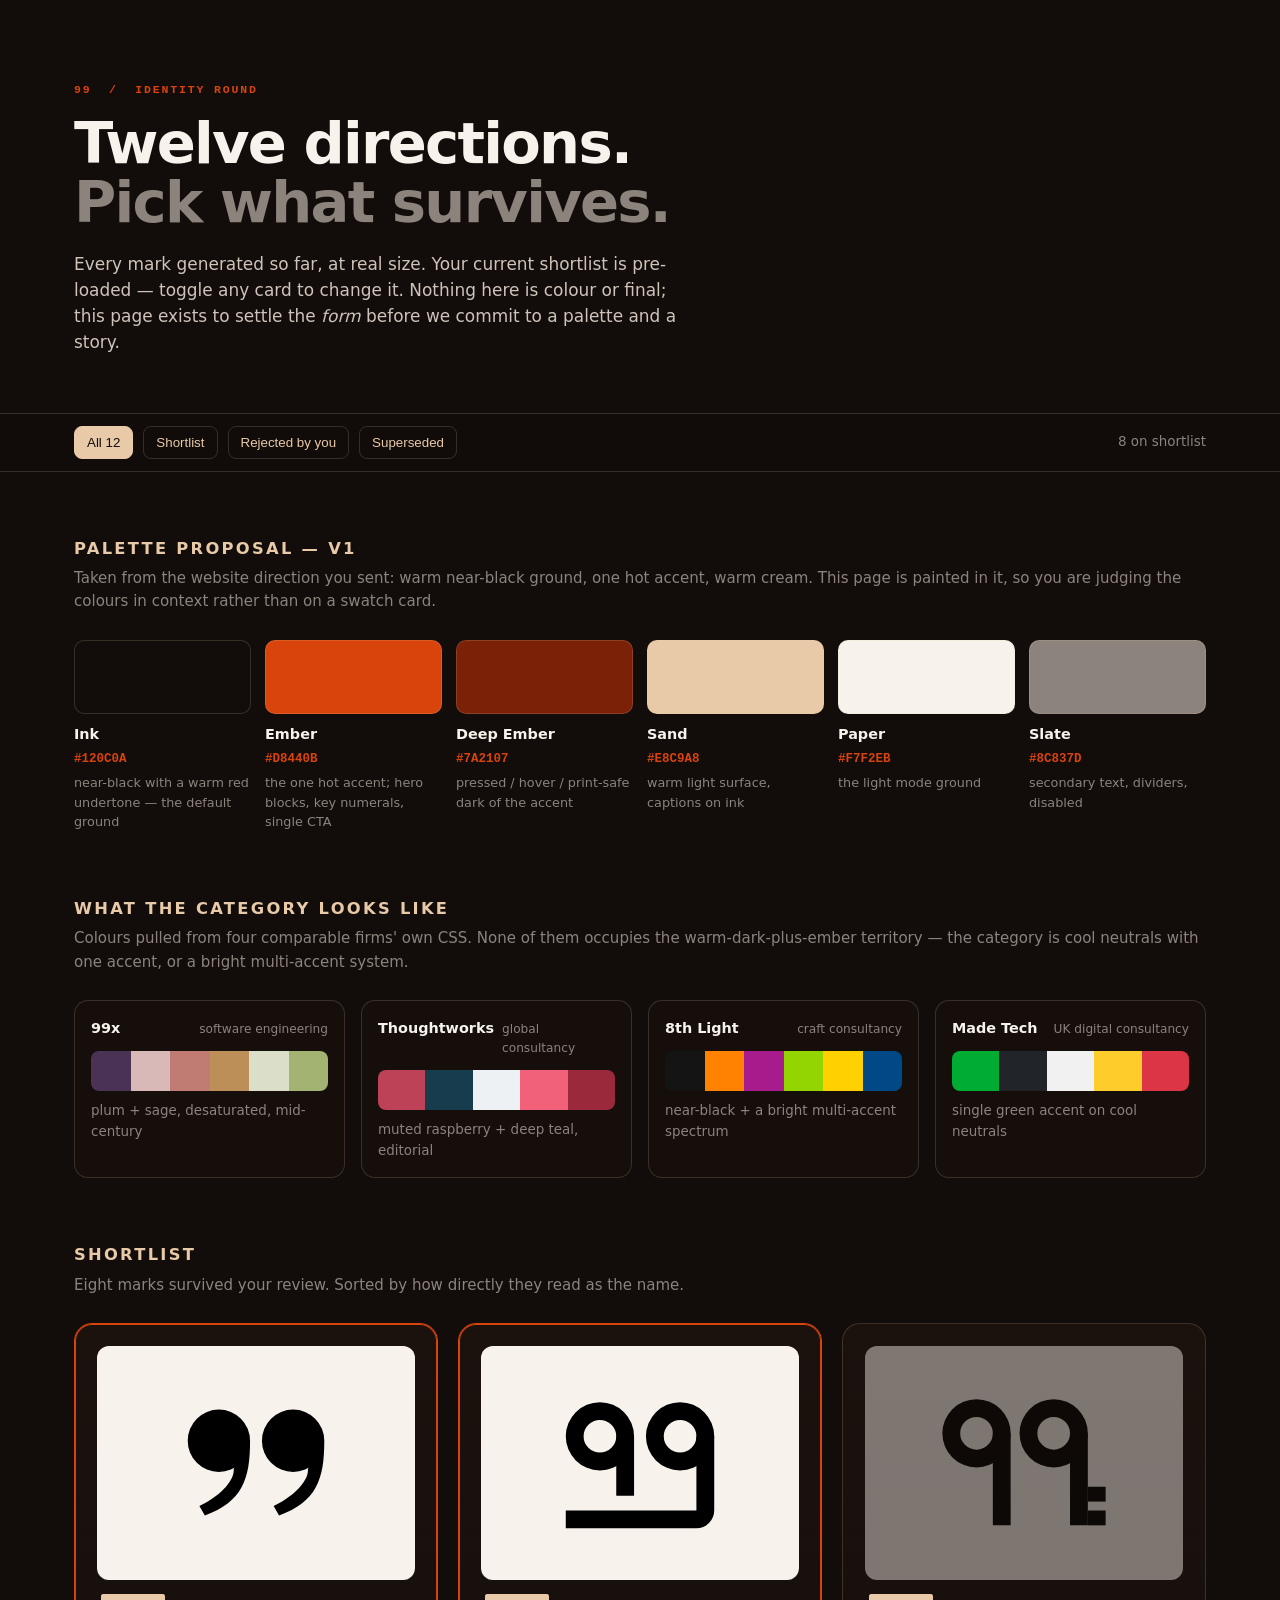
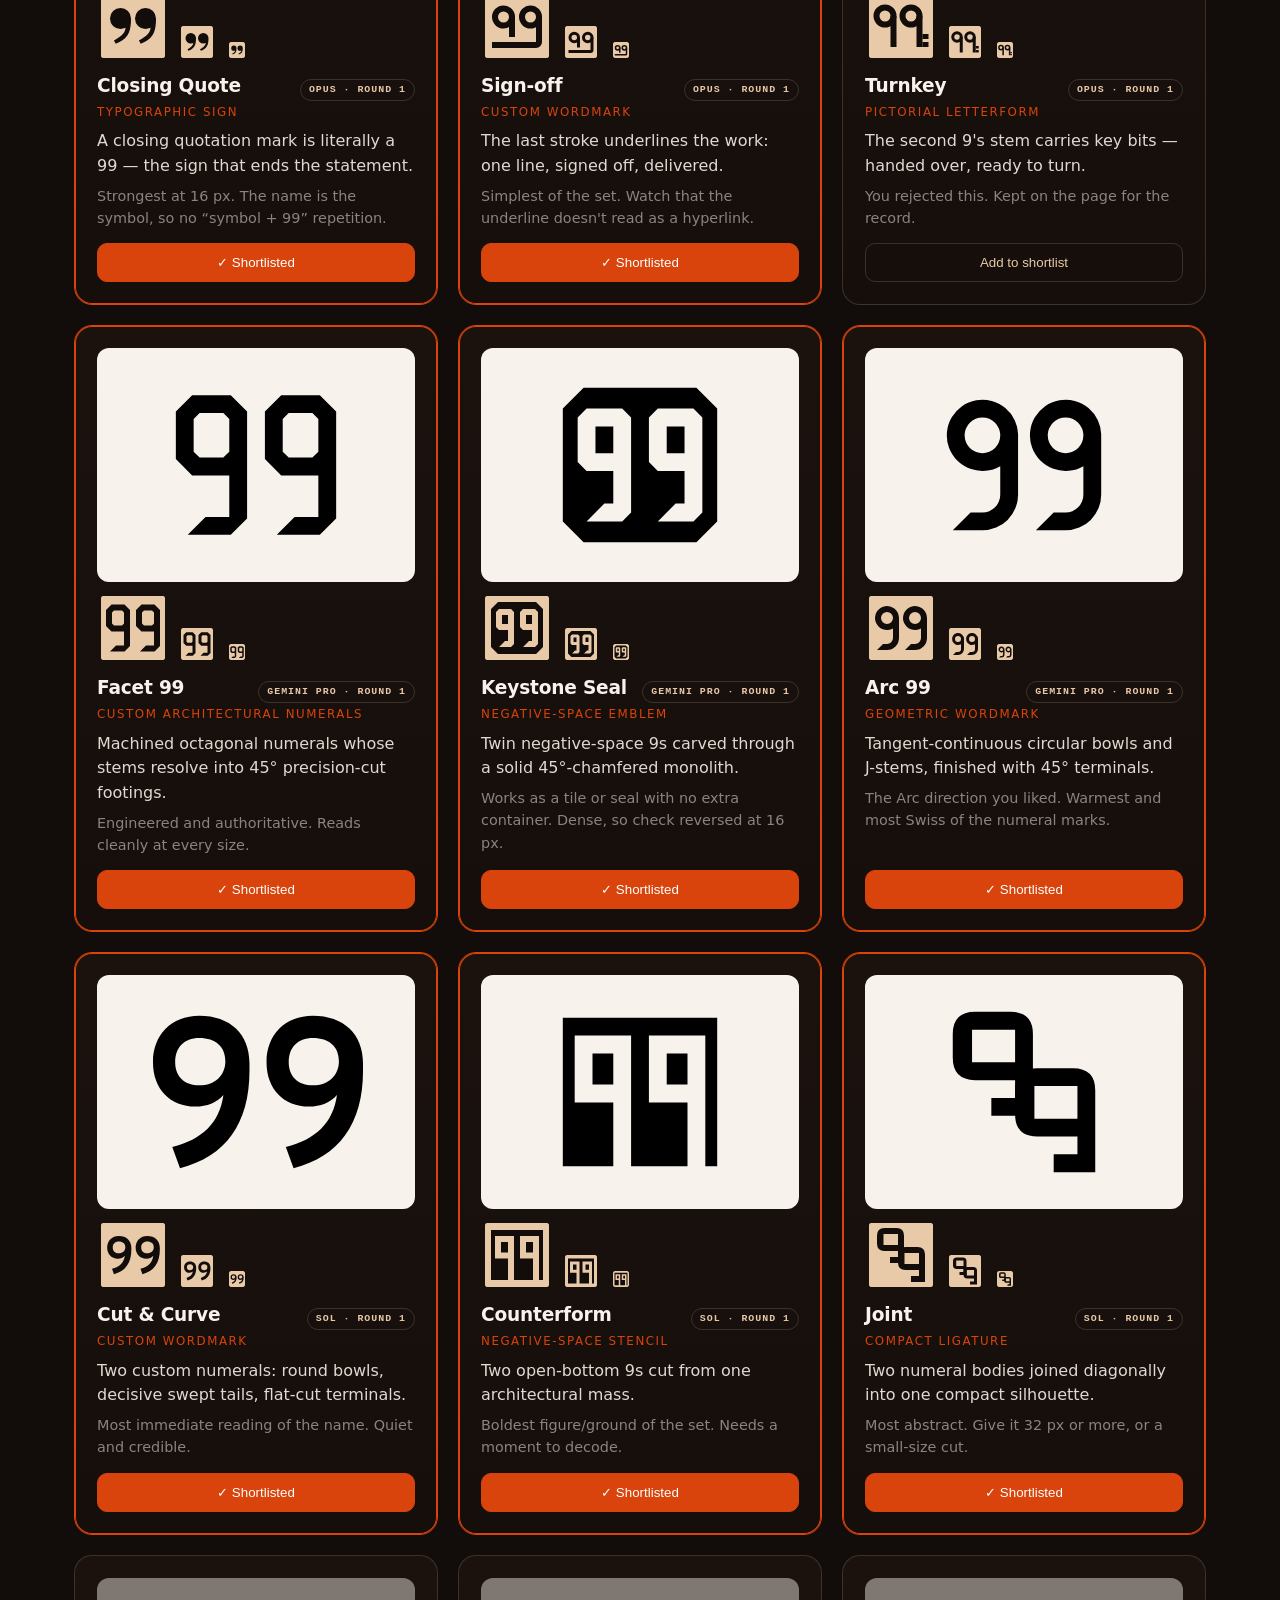
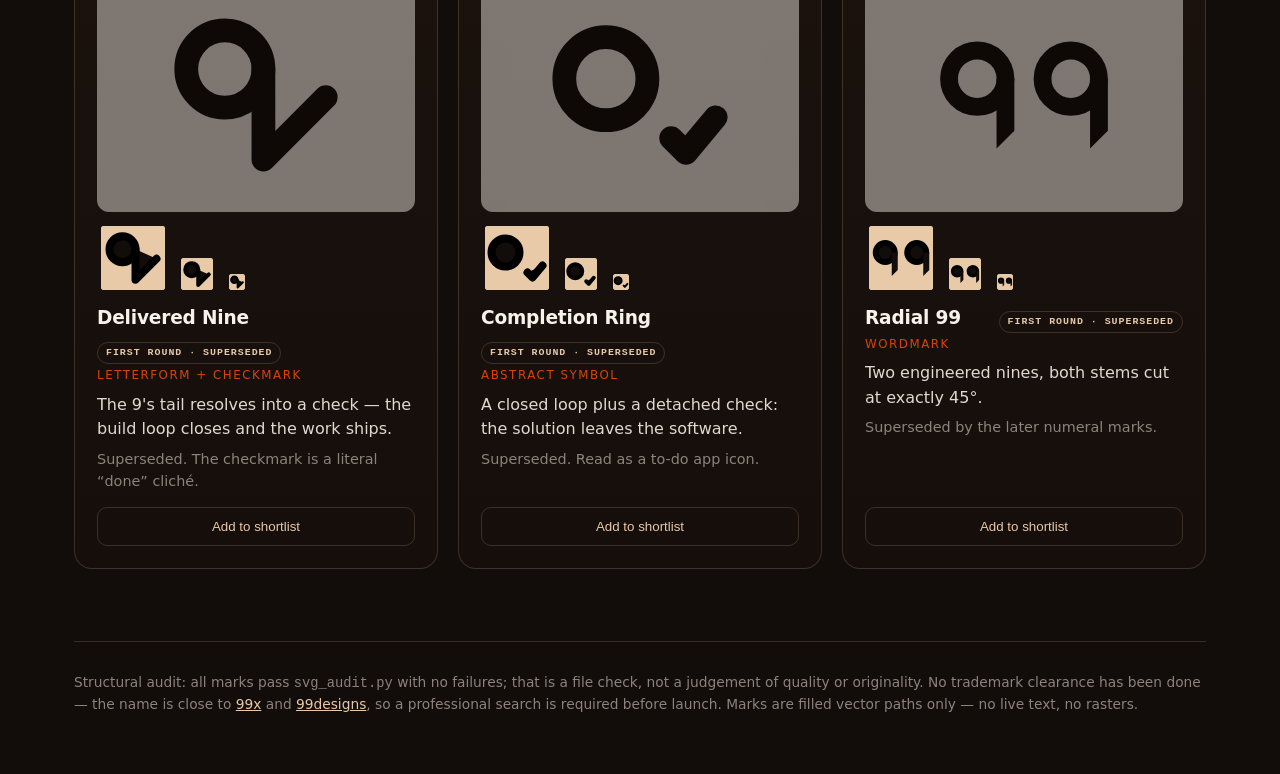
<file: docs/index.html>
<!doctype html>
<html lang="en">
<head>
<meta charset="utf-8">
<meta name="viewport" content="width=device-width,initial-scale=1">
<title>Logo concepts — 99</title>
<meta name="description" content="Twelve logo directions for 99, shown at real size so the shortlist can be judged.">
<meta property="og:type" content="website">
<meta property="og:site_name" content="99">
<meta property="og:title" content="Logo concepts — 99">
<meta property="og:description" content="Twelve logo directions for 99, shown at real size so the shortlist can be judged.">
<meta property="og:url" content="https://99-branding.agilexplus.dev/">
<meta property="og:image" content="https://99-branding.agilexplus.dev/og-image.png">
<meta name="twitter:card" content="summary_large_image">
<meta name="twitter:title" content="Logo concepts — 99">
<meta name="twitter:description" content="Twelve logo directions for 99, shown at real size so the shortlist can be judged.">
<meta name="twitter:image" content="https://99-branding.agilexplus.dev/og-image.png">
<style>
  :root {
    --ink:#120C0A; --ember:#D8440B; --deep:#7A2107; --sand:#E8C9A8; --paper:#F7F2EB; --slate:#8C837D;
    --line:rgba(232,201,168,.18); --m-cap:0.72rem;
  }
  *{box-sizing:border-box}
  body{margin:0;background:var(--ink);color:var(--paper);
    font:16px/1.55 ui-sans-serif,system-ui,-apple-system,"Segoe UI",Inter,Roboto,Helvetica,Arial,sans-serif;
    -webkit-font-smoothing:antialiased}
  .wrap{max-width:1180px;margin:0 auto;padding:0 24px}
  header{padding:72px 0 40px;border-bottom:1px solid var(--line)}
  .eyebrow{font:600 var(--m-cap)/1 ui-monospace,SFMono-Regular,Menlo,monospace;letter-spacing:.16em;
    text-transform:uppercase;color:var(--ember)}
  h1{font-size:clamp(2.2rem,5vw,3.6rem);line-height:1.02;letter-spacing:-.03em;margin:.35em 0 0;font-weight:640}
  h1 .dim{color:var(--slate)}
  .lede{max-width:56ch;color:#cfc3ba;font-size:1.06rem;margin-top:18px}
  h2{font-size:1.02rem;letter-spacing:.14em;text-transform:uppercase;font-weight:600;color:var(--sand);
    margin:64px 0 6px}
  h2 + .sub{color:var(--slate);margin:0 0 26px;font-size:.94rem}
  .grid{display:grid;grid-template-columns:repeat(auto-fill,minmax(330px,1fr));gap:20px}
  .card{display:flex;flex-direction:column;gap:14px;padding:22px;border-radius:18px;
    background:linear-gradient(180deg,#1B120E,#150E0B);border:1px solid var(--line);
    transition:border-color .18s,transform .18s}
  .card:hover{border-color:rgba(216,68,11,.5);transform:translateY(-2px)}
  .card.picked{border-color:var(--ember);box-shadow:0 0 0 1px var(--ember) inset}
  .card.rejected .mark,.card.earlier .mark{opacity:.45}
  .mark{background:var(--paper);border-radius:12px;padding:22px;display:grid;place-items:center;min-height:200px}
  .mark svg{width:100%;height:auto;max-height:190px;display:block}
  .sizes{display:flex;align-items:flex-end;gap:16px;padding-left:4px}
  .sizes span{display:block;background:var(--sand);border-radius:3px;overflow:hidden}
  .sizes svg{display:block;background:var(--sand);fill:#120C0A}
  .sizes svg path,.sizes svg circle,.sizes svg g{fill:#120C0A}
  .s64{width:64px;height:64px} .s64 svg{width:64px;height:64px}
  .s32{width:32px;height:32px} .s32 svg{width:32px;height:32px}
  .s16{width:16px;height:16px} .s16 svg{width:16px;height:16px}
  .row{display:flex;align-items:baseline;gap:10px;justify-content:space-between;flex-wrap:wrap}
  h3{margin:0;font-size:1.16rem;letter-spacing:-.01em}
  .badge{font:600 .62rem/1 ui-monospace,monospace;letter-spacing:.1em;text-transform:uppercase;
    color:var(--sand);border:1px solid var(--line);padding:5px 8px;border-radius:99px;white-space:nowrap}
  .type{margin:2px 0 0;font-size:.74rem;letter-spacing:.13em;text-transform:uppercase;color:var(--ember)}
  .idea{margin:.5em 0 0;color:#e2d8d1}
  .note{margin:.4em 0 0;color:var(--slate);font-size:.9rem}
  .pick{margin-top:auto;font:600 .82rem/1 inherit;padding:11px 14px;border-radius:10px;cursor:pointer;
    background:transparent;color:var(--sand);border:1px solid var(--line);text-align:center}
  .pick[aria-pressed="true"]{background:var(--ember);border-color:var(--ember);color:#fff}
  .palette{display:grid;grid-template-columns:repeat(auto-fill,minmax(150px,1fr));gap:14px}
  .sw .chip{height:74px;border-radius:10px;border:1px solid var(--line)}
  .sw b{display:block;margin-top:9px;font-size:.9rem}
  .sw code{font:600 .78rem/1 ui-monospace,monospace;color:var(--ember)}
  .sw span{display:block;color:var(--slate);font-size:.8rem;margin-top:3px}
  .comps{display:grid;grid-template-columns:repeat(auto-fill,minmax(250px,1fr));gap:16px}
  .comp{border:1px solid var(--line);border-radius:14px;padding:16px;background:#150E0B}
  .comphead{display:flex;justify-content:space-between;gap:8px;align-items:baseline;font-size:.9rem}
  .comphead span{color:var(--slate);font-size:.76rem}
  .strip{display:flex;height:40px;border-radius:8px;overflow:hidden;margin:12px 0 10px}
  .strip i{flex:1}
  .comp p{margin:0;color:var(--slate);font-size:.84rem}
  footer{margin:72px 0 0;padding:30px 0 60px;border-top:1px solid var(--line);color:var(--slate);font-size:.86rem}
  .toolbar{position:sticky;top:0;z-index:9;backdrop-filter:blur(10px);
    background:rgba(18,12,10,.86);border-bottom:1px solid var(--line);padding:12px 0}
  .toolbar .wrap{display:flex;gap:10px;align-items:center;flex-wrap:wrap}
  .toolbar button{font:600 .78rem/1 inherit;padding:8px 12px;border-radius:8px;cursor:pointer;
    background:transparent;color:var(--sand);border:1px solid var(--line)}
  .toolbar button[aria-pressed="true"]{background:var(--sand);color:var(--ink);border-color:var(--sand)}
  .count{margin-left:auto;color:var(--slate);font-size:.84rem}
</style>
</head>
<body>
<header><div class="wrap">
  <p class="eyebrow">99 &nbsp;/&nbsp; identity round</p>
  <h1>Twelve directions.<br><span class="dim">Pick what survives.</span></h1>
  <p class="lede">Every mark generated so far, at real size. Your current shortlist is pre-loaded &mdash; toggle any card
  to change it. Nothing here is colour or final; this page exists to settle the <em>form</em> before we commit to
  a palette and a story.</p>
</div></header>

<div class="toolbar"><div class="wrap">
  <button data-filter="all" aria-pressed="true">All 12</button>
  <button data-filter="liked">Shortlist</button>
  <button data-filter="rejected">Rejected by you</button>
  <button data-filter="earlier">Superseded</button>
  <span class="count" id="count"></span>
</div></div>

<main class="wrap">

  <h2>Palette proposal &mdash; v1</h2>
  <p class="sub">Taken from the website direction you sent: warm near-black ground, one hot accent, warm cream.
  This page is painted in it, so you are judging the colours in context rather than on a swatch card.</p>
  <div class="palette"><div class="sw"><div class="chip" style="background:#120C0A"></div><b>Ink</b><code>#120C0A</code><span>near-black with a warm red undertone — the default ground</span></div><div class="sw"><div class="chip" style="background:#D8440B"></div><b>Ember</b><code>#D8440B</code><span>the one hot accent; hero blocks, key numerals, single CTA</span></div><div class="sw"><div class="chip" style="background:#7A2107"></div><b>Deep Ember</b><code>#7A2107</code><span>pressed / hover / print-safe dark of the accent</span></div><div class="sw"><div class="chip" style="background:#E8C9A8"></div><b>Sand</b><code>#E8C9A8</code><span>warm light surface, captions on ink</span></div><div class="sw"><div class="chip" style="background:#F7F2EB"></div><b>Paper</b><code>#F7F2EB</code><span>the light mode ground</span></div><div class="sw"><div class="chip" style="background:#8C837D"></div><b>Slate</b><code>#8C837D</code><span>secondary text, dividers, disabled</span></div></div>

  <h2>What the category looks like</h2>
  <p class="sub">Colours pulled from four comparable firms' own CSS. None of them occupies the warm-dark-plus-ember
  territory &mdash; the category is cool neutrals with one accent, or a bright multi-accent system.</p>
  <div class="comps"><div class="comp"><div class="comphead"><b>99x</b><span>software engineering</span></div><div class="strip"><i style="background:#4A3255"></i><i style="background:#D9B9B8"></i><i style="background:#C07B72"></i><i style="background:#BC8E58"></i><i style="background:#DBDFC9"></i><i style="background:#A2B372"></i></div><p>plum + sage, desaturated, mid-century</p></div><div class="comp"><div class="comphead"><b>Thoughtworks</b><span>global consultancy</span></div><div class="strip"><i style="background:#BD4257"></i><i style="background:#163C4D"></i><i style="background:#EDF1F3"></i><i style="background:#F2617A"></i><i style="background:#9B293C"></i></div><p>muted raspberry + deep teal, editorial</p></div><div class="comp"><div class="comphead"><b>8th Light</b><span>craft consultancy</span></div><div class="strip"><i style="background:#141414"></i><i style="background:#FF8300"></i><i style="background:#A81B8D"></i><i style="background:#93D500"></i><i style="background:#FFD100"></i><i style="background:#004987"></i></div><p>near-black + a bright multi-accent spectrum</p></div><div class="comp"><div class="comphead"><b>Made Tech</b><span>UK digital consultancy</span></div><div class="strip"><i style="background:#00AC32"></i><i style="background:#212529"></i><i style="background:#F1F1F1"></i><i style="background:#FECC2B"></i><i style="background:#DC3545"></i></div><p>single green accent on cool neutrals</p></div></div>

  <h2>Shortlist</h2>
  <p class="sub">Eight marks survived your review. Sorted by how directly they read as the name.</p>
  <div class="grid">
      <article class="card liked" data-idx="0" data-verdict="liked">
        <div class="mark"><svg xmlns="http://www.w3.org/2000/svg" viewBox="0 0 256 256"><title>99 — Closing Quote</title><g><path fill="#000" d="M78 56a42 42 0 1 1 0 84a42 42 0 1 1 0 -84ZM120 98C120 150.5 109.5 179.9 59.1 198.8L51.75 186.07C86.4 168.56 99 148.4 97.93 136.22ZM178 56a42 42 0 1 1 0 84a42 42 0 1 1 0 -84ZM220 98C220 150.5 209.5 179.9 159.1 198.8L151.75 186.07C186.4 168.56 199 148.4 197.93 136.22Z"/></g></svg>
</div>
        <div class="sizes" aria-hidden="true">
          <span class="s64"><svg xmlns="http://www.w3.org/2000/svg" viewBox="0 0 256 256"><title>99 — Closing Quote</title><g><path fill="#000" d="M78 56a42 42 0 1 1 0 84a42 42 0 1 1 0 -84ZM120 98C120 150.5 109.5 179.9 59.1 198.8L51.75 186.07C86.4 168.56 99 148.4 97.93 136.22ZM178 56a42 42 0 1 1 0 84a42 42 0 1 1 0 -84ZM220 98C220 150.5 209.5 179.9 159.1 198.8L151.75 186.07C186.4 168.56 199 148.4 197.93 136.22Z"/></g></svg>
</span><span class="s32"><svg xmlns="http://www.w3.org/2000/svg" viewBox="0 0 256 256"><title>99 — Closing Quote</title><g><path fill="#000" d="M78 56a42 42 0 1 1 0 84a42 42 0 1 1 0 -84ZM120 98C120 150.5 109.5 179.9 59.1 198.8L51.75 186.07C86.4 168.56 99 148.4 97.93 136.22ZM178 56a42 42 0 1 1 0 84a42 42 0 1 1 0 -84ZM220 98C220 150.5 209.5 179.9 159.1 198.8L151.75 186.07C186.4 168.56 199 148.4 197.93 136.22Z"/></g></svg>
</span><span class="s16"><svg xmlns="http://www.w3.org/2000/svg" viewBox="0 0 256 256"><title>99 — Closing Quote</title><g><path fill="#000" d="M78 56a42 42 0 1 1 0 84a42 42 0 1 1 0 -84ZM120 98C120 150.5 109.5 179.9 59.1 198.8L51.75 186.07C86.4 168.56 99 148.4 97.93 136.22ZM178 56a42 42 0 1 1 0 84a42 42 0 1 1 0 -84ZM220 98C220 150.5 209.5 179.9 159.1 198.8L151.75 186.07C186.4 168.56 199 148.4 197.93 136.22Z"/></g></svg>
</span>
        </div>
        <div class="meta">
          <div class="row"><h3>Closing Quote</h3><span class="badge">Opus · round 1</span></div>
          <p class="type">Typographic sign</p>
          <p class="idea">A closing quotation mark is literally a 99 — the sign that ends the statement.</p>
          <p class="note">Strongest at 16 px. The name is the symbol, so no “symbol + 99” repetition.</p>
        </div>
        <button class="pick" type="button" aria-pressed="true">
          &#10003; Shortlisted
        </button>
      </article>
      <article class="card liked" data-idx="1" data-verdict="liked">
        <div class="mark"><svg xmlns="http://www.w3.org/2000/svg" viewBox="0 0 256 256"><title>99 — Sign-off</title><path fill="#000" fill-rule="evenodd" d="M28 92a46 46 0 1 0 92 0a46 46 0 1 0 -92 0Z M52 92a22 22 0 1 0 44 0a22 22 0 1 0 -44 0Z"/><path fill="#000" d="M96 92h24v80h-24Z"/><path fill="#000" fill-rule="evenodd" d="M136 92a46 46 0 1 0 92 0a46 46 0 1 0 -92 0Z M160 92a22 22 0 1 0 44 0a22 22 0 1 0 -44 0Z"/><path fill="#000" d="M204 92H228V192A24 24 0 0 1 204 216H28V192H204Z"/></svg>
</div>
        <div class="sizes" aria-hidden="true">
          <span class="s64"><svg xmlns="http://www.w3.org/2000/svg" viewBox="0 0 256 256"><title>99 — Sign-off</title><path fill="#000" fill-rule="evenodd" d="M28 92a46 46 0 1 0 92 0a46 46 0 1 0 -92 0Z M52 92a22 22 0 1 0 44 0a22 22 0 1 0 -44 0Z"/><path fill="#000" d="M96 92h24v80h-24Z"/><path fill="#000" fill-rule="evenodd" d="M136 92a46 46 0 1 0 92 0a46 46 0 1 0 -92 0Z M160 92a22 22 0 1 0 44 0a22 22 0 1 0 -44 0Z"/><path fill="#000" d="M204 92H228V192A24 24 0 0 1 204 216H28V192H204Z"/></svg>
</span><span class="s32"><svg xmlns="http://www.w3.org/2000/svg" viewBox="0 0 256 256"><title>99 — Sign-off</title><path fill="#000" fill-rule="evenodd" d="M28 92a46 46 0 1 0 92 0a46 46 0 1 0 -92 0Z M52 92a22 22 0 1 0 44 0a22 22 0 1 0 -44 0Z"/><path fill="#000" d="M96 92h24v80h-24Z"/><path fill="#000" fill-rule="evenodd" d="M136 92a46 46 0 1 0 92 0a46 46 0 1 0 -92 0Z M160 92a22 22 0 1 0 44 0a22 22 0 1 0 -44 0Z"/><path fill="#000" d="M204 92H228V192A24 24 0 0 1 204 216H28V192H204Z"/></svg>
</span><span class="s16"><svg xmlns="http://www.w3.org/2000/svg" viewBox="0 0 256 256"><title>99 — Sign-off</title><path fill="#000" fill-rule="evenodd" d="M28 92a46 46 0 1 0 92 0a46 46 0 1 0 -92 0Z M52 92a22 22 0 1 0 44 0a22 22 0 1 0 -44 0Z"/><path fill="#000" d="M96 92h24v80h-24Z"/><path fill="#000" fill-rule="evenodd" d="M136 92a46 46 0 1 0 92 0a46 46 0 1 0 -92 0Z M160 92a22 22 0 1 0 44 0a22 22 0 1 0 -44 0Z"/><path fill="#000" d="M204 92H228V192A24 24 0 0 1 204 216H28V192H204Z"/></svg>
</span>
        </div>
        <div class="meta">
          <div class="row"><h3>Sign-off</h3><span class="badge">Opus · round 1</span></div>
          <p class="type">Custom wordmark</p>
          <p class="idea">The last stroke underlines the work: one line, signed off, delivered.</p>
          <p class="note">Simplest of the set. Watch that the underline doesn&#x27;t read as a hyperlink.</p>
        </div>
        <button class="pick" type="button" aria-pressed="true">
          &#10003; Shortlisted
        </button>
      </article>
      <article class="card rejected" data-idx="2" data-verdict="rejected">
        <div class="mark"><svg xmlns="http://www.w3.org/2000/svg" viewBox="0 0 256 256"><title>99 — Turnkey</title><path fill="#000" fill-rule="evenodd" d="M18 88a46 46 0 1 0 92 0a46 46 0 1 0 -92 0Z M42 88a22 22 0 1 0 44 0a22 22 0 1 0 -44 0Z"/><path fill="#000" d="M86 88h24v124h-24Z"/><path fill="#000" fill-rule="evenodd" d="M122 88a46 46 0 1 0 92 0a46 46 0 1 0 -92 0Z M146 88a22 22 0 1 0 44 0a22 22 0 1 0 -44 0Z"/><path fill="#000" d="M190 88h24v124h-24Z"/><path fill="#000" d="M214 160h24v20h-24Z"/><path fill="#000" d="M214 192h24v20h-24Z"/></svg>
</div>
        <div class="sizes" aria-hidden="true">
          <span class="s64"><svg xmlns="http://www.w3.org/2000/svg" viewBox="0 0 256 256"><title>99 — Turnkey</title><path fill="#000" fill-rule="evenodd" d="M18 88a46 46 0 1 0 92 0a46 46 0 1 0 -92 0Z M42 88a22 22 0 1 0 44 0a22 22 0 1 0 -44 0Z"/><path fill="#000" d="M86 88h24v124h-24Z"/><path fill="#000" fill-rule="evenodd" d="M122 88a46 46 0 1 0 92 0a46 46 0 1 0 -92 0Z M146 88a22 22 0 1 0 44 0a22 22 0 1 0 -44 0Z"/><path fill="#000" d="M190 88h24v124h-24Z"/><path fill="#000" d="M214 160h24v20h-24Z"/><path fill="#000" d="M214 192h24v20h-24Z"/></svg>
</span><span class="s32"><svg xmlns="http://www.w3.org/2000/svg" viewBox="0 0 256 256"><title>99 — Turnkey</title><path fill="#000" fill-rule="evenodd" d="M18 88a46 46 0 1 0 92 0a46 46 0 1 0 -92 0Z M42 88a22 22 0 1 0 44 0a22 22 0 1 0 -44 0Z"/><path fill="#000" d="M86 88h24v124h-24Z"/><path fill="#000" fill-rule="evenodd" d="M122 88a46 46 0 1 0 92 0a46 46 0 1 0 -92 0Z M146 88a22 22 0 1 0 44 0a22 22 0 1 0 -44 0Z"/><path fill="#000" d="M190 88h24v124h-24Z"/><path fill="#000" d="M214 160h24v20h-24Z"/><path fill="#000" d="M214 192h24v20h-24Z"/></svg>
</span><span class="s16"><svg xmlns="http://www.w3.org/2000/svg" viewBox="0 0 256 256"><title>99 — Turnkey</title><path fill="#000" fill-rule="evenodd" d="M18 88a46 46 0 1 0 92 0a46 46 0 1 0 -92 0Z M42 88a22 22 0 1 0 44 0a22 22 0 1 0 -44 0Z"/><path fill="#000" d="M86 88h24v124h-24Z"/><path fill="#000" fill-rule="evenodd" d="M122 88a46 46 0 1 0 92 0a46 46 0 1 0 -92 0Z M146 88a22 22 0 1 0 44 0a22 22 0 1 0 -44 0Z"/><path fill="#000" d="M190 88h24v124h-24Z"/><path fill="#000" d="M214 160h24v20h-24Z"/><path fill="#000" d="M214 192h24v20h-24Z"/></svg>
</span>
        </div>
        <div class="meta">
          <div class="row"><h3>Turnkey</h3><span class="badge">Opus · round 1</span></div>
          <p class="type">Pictorial letterform</p>
          <p class="idea">The second 9&#x27;s stem carries key bits — handed over, ready to turn.</p>
          <p class="note">You rejected this. Kept on the page for the record.</p>
        </div>
        <button class="pick" type="button" aria-pressed="false">
          Add to shortlist
        </button>
      </article>
      <article class="card liked" data-idx="3" data-verdict="liked">
        <div class="mark"><svg xmlns="http://www.w3.org/2000/svg" viewBox="0 0 256 256">
  <title>99 — Facet 99</title>
  <path fill="#000" fill-rule="evenodd" d="M 42 34 L 94 34 L 116 56 L 116 200 L 94 222 L 36 222 L 60 198 L 92 198 L 92 142 L 42 142 L 20 120 L 20 56 Z M 52 58 H 84 L 92 66 V 110 L 84 118 H 52 L 44 110 V 66 Z M 162 34 L 214 34 L 236 56 L 236 200 L 214 222 L 156 222 L 180 198 L 212 198 L 212 142 L 162 142 L 140 120 L 140 56 Z M 172 58 H 204 L 212 66 V 110 L 204 118 H 172 L 164 110 V 66 Z"/>
</svg>
</div>
        <div class="sizes" aria-hidden="true">
          <span class="s64"><svg xmlns="http://www.w3.org/2000/svg" viewBox="0 0 256 256">
  <title>99 — Facet 99</title>
  <path fill="#000" fill-rule="evenodd" d="M 42 34 L 94 34 L 116 56 L 116 200 L 94 222 L 36 222 L 60 198 L 92 198 L 92 142 L 42 142 L 20 120 L 20 56 Z M 52 58 H 84 L 92 66 V 110 L 84 118 H 52 L 44 110 V 66 Z M 162 34 L 214 34 L 236 56 L 236 200 L 214 222 L 156 222 L 180 198 L 212 198 L 212 142 L 162 142 L 140 120 L 140 56 Z M 172 58 H 204 L 212 66 V 110 L 204 118 H 172 L 164 110 V 66 Z"/>
</svg>
</span><span class="s32"><svg xmlns="http://www.w3.org/2000/svg" viewBox="0 0 256 256">
  <title>99 — Facet 99</title>
  <path fill="#000" fill-rule="evenodd" d="M 42 34 L 94 34 L 116 56 L 116 200 L 94 222 L 36 222 L 60 198 L 92 198 L 92 142 L 42 142 L 20 120 L 20 56 Z M 52 58 H 84 L 92 66 V 110 L 84 118 H 52 L 44 110 V 66 Z M 162 34 L 214 34 L 236 56 L 236 200 L 214 222 L 156 222 L 180 198 L 212 198 L 212 142 L 162 142 L 140 120 L 140 56 Z M 172 58 H 204 L 212 66 V 110 L 204 118 H 172 L 164 110 V 66 Z"/>
</svg>
</span><span class="s16"><svg xmlns="http://www.w3.org/2000/svg" viewBox="0 0 256 256">
  <title>99 — Facet 99</title>
  <path fill="#000" fill-rule="evenodd" d="M 42 34 L 94 34 L 116 56 L 116 200 L 94 222 L 36 222 L 60 198 L 92 198 L 92 142 L 42 142 L 20 120 L 20 56 Z M 52 58 H 84 L 92 66 V 110 L 84 118 H 52 L 44 110 V 66 Z M 162 34 L 214 34 L 236 56 L 236 200 L 214 222 L 156 222 L 180 198 L 212 198 L 212 142 L 162 142 L 140 120 L 140 56 Z M 172 58 H 204 L 212 66 V 110 L 204 118 H 172 L 164 110 V 66 Z"/>
</svg>
</span>
        </div>
        <div class="meta">
          <div class="row"><h3>Facet 99</h3><span class="badge">Gemini Pro · round 1</span></div>
          <p class="type">Custom architectural numerals</p>
          <p class="idea">Machined octagonal numerals whose stems resolve into 45° precision-cut footings.</p>
          <p class="note">Engineered and authoritative. Reads cleanly at every size.</p>
        </div>
        <button class="pick" type="button" aria-pressed="true">
          &#10003; Shortlisted
        </button>
      </article>
      <article class="card liked" data-idx="4" data-verdict="liked">
        <div class="mark"><svg xmlns="http://www.w3.org/2000/svg" viewBox="0 0 256 256">
  <title>99 — Keystone Seal</title>
  <path fill="#000" fill-rule="evenodd" d="M 52 24 H 204 L 232 52 V 204 L 204 232 H 52 L 24 204 V 52 Z M 56 52 H 104 L 116 64 V 192 L 104 204 H 56 L 80 180 H 92 V 136 H 56 L 44 124 V 64 Z M 68 76 H 92 V 112 H 68 Z M 152 52 H 200 L 212 64 V 192 L 200 204 H 152 L 176 180 H 188 V 136 H 152 L 140 124 V 64 Z M 164 76 H 188 V 112 H 164 Z"/>
</svg>
</div>
        <div class="sizes" aria-hidden="true">
          <span class="s64"><svg xmlns="http://www.w3.org/2000/svg" viewBox="0 0 256 256">
  <title>99 — Keystone Seal</title>
  <path fill="#000" fill-rule="evenodd" d="M 52 24 H 204 L 232 52 V 204 L 204 232 H 52 L 24 204 V 52 Z M 56 52 H 104 L 116 64 V 192 L 104 204 H 56 L 80 180 H 92 V 136 H 56 L 44 124 V 64 Z M 68 76 H 92 V 112 H 68 Z M 152 52 H 200 L 212 64 V 192 L 200 204 H 152 L 176 180 H 188 V 136 H 152 L 140 124 V 64 Z M 164 76 H 188 V 112 H 164 Z"/>
</svg>
</span><span class="s32"><svg xmlns="http://www.w3.org/2000/svg" viewBox="0 0 256 256">
  <title>99 — Keystone Seal</title>
  <path fill="#000" fill-rule="evenodd" d="M 52 24 H 204 L 232 52 V 204 L 204 232 H 52 L 24 204 V 52 Z M 56 52 H 104 L 116 64 V 192 L 104 204 H 56 L 80 180 H 92 V 136 H 56 L 44 124 V 64 Z M 68 76 H 92 V 112 H 68 Z M 152 52 H 200 L 212 64 V 192 L 200 204 H 152 L 176 180 H 188 V 136 H 152 L 140 124 V 64 Z M 164 76 H 188 V 112 H 164 Z"/>
</svg>
</span><span class="s16"><svg xmlns="http://www.w3.org/2000/svg" viewBox="0 0 256 256">
  <title>99 — Keystone Seal</title>
  <path fill="#000" fill-rule="evenodd" d="M 52 24 H 204 L 232 52 V 204 L 204 232 H 52 L 24 204 V 52 Z M 56 52 H 104 L 116 64 V 192 L 104 204 H 56 L 80 180 H 92 V 136 H 56 L 44 124 V 64 Z M 68 76 H 92 V 112 H 68 Z M 152 52 H 200 L 212 64 V 192 L 200 204 H 152 L 176 180 H 188 V 136 H 152 L 140 124 V 64 Z M 164 76 H 188 V 112 H 164 Z"/>
</svg>
</span>
        </div>
        <div class="meta">
          <div class="row"><h3>Keystone Seal</h3><span class="badge">Gemini Pro · round 1</span></div>
          <p class="type">Negative-space emblem</p>
          <p class="idea">Twin negative-space 9s carved through a solid 45°-chamfered monolith.</p>
          <p class="note">Works as a tile or seal with no extra container. Dense, so check reversed at 16 px.</p>
        </div>
        <button class="pick" type="button" aria-pressed="true">
          &#10003; Shortlisted
        </button>
      </article>
      <article class="card liked" data-idx="5" data-verdict="liked">
        <div class="mark"><svg xmlns="http://www.w3.org/2000/svg" viewBox="0 0 256 256">
  <title>99 — Arc 99</title>
  <path fill="#000" fill-rule="evenodd" d="M 96.00 129.57 A 48 48 0 1 1 120.00 88.00 V 168.00 A 48 48 0 0 1 72.00 216.00 H 32.00 L 56.00 192.00 H 72.00 A 24 24 0 0 0 96.00 168.00 Z M 48.00 88.00 A 24 24 0 1 0 96.00 88.00 A 24 24 0 1 0 48.00 88.00 Z M 208.00 129.57 A 48 48 0 1 1 232.00 88.00 V 168.00 A 48 48 0 0 1 184.00 216.00 H 144.00 L 168.00 192.00 H 184.00 A 24 24 0 0 0 208.00 168.00 Z M 160.00 88.00 A 24 24 0 1 0 208.00 88.00 A 24 24 0 1 0 160.00 88.00 Z"/>
</svg>
</div>
        <div class="sizes" aria-hidden="true">
          <span class="s64"><svg xmlns="http://www.w3.org/2000/svg" viewBox="0 0 256 256">
  <title>99 — Arc 99</title>
  <path fill="#000" fill-rule="evenodd" d="M 96.00 129.57 A 48 48 0 1 1 120.00 88.00 V 168.00 A 48 48 0 0 1 72.00 216.00 H 32.00 L 56.00 192.00 H 72.00 A 24 24 0 0 0 96.00 168.00 Z M 48.00 88.00 A 24 24 0 1 0 96.00 88.00 A 24 24 0 1 0 48.00 88.00 Z M 208.00 129.57 A 48 48 0 1 1 232.00 88.00 V 168.00 A 48 48 0 0 1 184.00 216.00 H 144.00 L 168.00 192.00 H 184.00 A 24 24 0 0 0 208.00 168.00 Z M 160.00 88.00 A 24 24 0 1 0 208.00 88.00 A 24 24 0 1 0 160.00 88.00 Z"/>
</svg>
</span><span class="s32"><svg xmlns="http://www.w3.org/2000/svg" viewBox="0 0 256 256">
  <title>99 — Arc 99</title>
  <path fill="#000" fill-rule="evenodd" d="M 96.00 129.57 A 48 48 0 1 1 120.00 88.00 V 168.00 A 48 48 0 0 1 72.00 216.00 H 32.00 L 56.00 192.00 H 72.00 A 24 24 0 0 0 96.00 168.00 Z M 48.00 88.00 A 24 24 0 1 0 96.00 88.00 A 24 24 0 1 0 48.00 88.00 Z M 208.00 129.57 A 48 48 0 1 1 232.00 88.00 V 168.00 A 48 48 0 0 1 184.00 216.00 H 144.00 L 168.00 192.00 H 184.00 A 24 24 0 0 0 208.00 168.00 Z M 160.00 88.00 A 24 24 0 1 0 208.00 88.00 A 24 24 0 1 0 160.00 88.00 Z"/>
</svg>
</span><span class="s16"><svg xmlns="http://www.w3.org/2000/svg" viewBox="0 0 256 256">
  <title>99 — Arc 99</title>
  <path fill="#000" fill-rule="evenodd" d="M 96.00 129.57 A 48 48 0 1 1 120.00 88.00 V 168.00 A 48 48 0 0 1 72.00 216.00 H 32.00 L 56.00 192.00 H 72.00 A 24 24 0 0 0 96.00 168.00 Z M 48.00 88.00 A 24 24 0 1 0 96.00 88.00 A 24 24 0 1 0 48.00 88.00 Z M 208.00 129.57 A 48 48 0 1 1 232.00 88.00 V 168.00 A 48 48 0 0 1 184.00 216.00 H 144.00 L 168.00 192.00 H 184.00 A 24 24 0 0 0 208.00 168.00 Z M 160.00 88.00 A 24 24 0 1 0 208.00 88.00 A 24 24 0 1 0 160.00 88.00 Z"/>
</svg>
</span>
        </div>
        <div class="meta">
          <div class="row"><h3>Arc 99</h3><span class="badge">Gemini Pro · round 1</span></div>
          <p class="type">Geometric wordmark</p>
          <p class="idea">Tangent-continuous circular bowls and J-stems, finished with 45° terminals.</p>
          <p class="note">The Arc direction you liked. Warmest and most Swiss of the numeral marks.</p>
        </div>
        <button class="pick" type="button" aria-pressed="true">
          &#10003; Shortlisted
        </button>
      </article>
      <article class="card liked" data-idx="6" data-verdict="liked">
        <div class="mark"><svg xmlns="http://www.w3.org/2000/svg" viewBox="0 0 344 256" role="img" aria-labelledby="title"><title id="title">99 — Cut &amp; Curve</title><path fill="#000" fill-rule="evenodd" transform="translate(28 15) scale(1.3)" d="M52 8 C23 8 4 28 4 56 C4 84 22 102 48 102 C60 102 70 98 77 90 C73 119 55 136 24 144 L32 166 C79 154 104 120 104 65 V57 C104 27 84 8 52 8 Z M52 31 C36 31 27 41 27 56 C27 71 37 80 52 80 C68 80 79 70 79 55 C79 40 69 31 52 31 Z"/><path fill="#000" fill-rule="evenodd" transform="translate(181 15) scale(1.3)" d="M52 8 C23 8 4 28 4 56 C4 84 22 102 48 102 C60 102 70 98 77 90 C73 119 55 136 24 144 L32 166 C79 154 104 120 104 65 V57 C104 27 84 8 52 8 Z M52 31 C36 31 27 41 27 56 C27 71 37 80 52 80 C68 80 79 70 79 55 C79 40 69 31 52 31 Z"/></svg>
</div>
        <div class="sizes" aria-hidden="true">
          <span class="s64"><svg xmlns="http://www.w3.org/2000/svg" viewBox="0 0 344 256" role="img" aria-labelledby="title"><title id="title">99 — Cut &amp; Curve</title><path fill="#000" fill-rule="evenodd" transform="translate(28 15) scale(1.3)" d="M52 8 C23 8 4 28 4 56 C4 84 22 102 48 102 C60 102 70 98 77 90 C73 119 55 136 24 144 L32 166 C79 154 104 120 104 65 V57 C104 27 84 8 52 8 Z M52 31 C36 31 27 41 27 56 C27 71 37 80 52 80 C68 80 79 70 79 55 C79 40 69 31 52 31 Z"/><path fill="#000" fill-rule="evenodd" transform="translate(181 15) scale(1.3)" d="M52 8 C23 8 4 28 4 56 C4 84 22 102 48 102 C60 102 70 98 77 90 C73 119 55 136 24 144 L32 166 C79 154 104 120 104 65 V57 C104 27 84 8 52 8 Z M52 31 C36 31 27 41 27 56 C27 71 37 80 52 80 C68 80 79 70 79 55 C79 40 69 31 52 31 Z"/></svg>
</span><span class="s32"><svg xmlns="http://www.w3.org/2000/svg" viewBox="0 0 344 256" role="img" aria-labelledby="title"><title id="title">99 — Cut &amp; Curve</title><path fill="#000" fill-rule="evenodd" transform="translate(28 15) scale(1.3)" d="M52 8 C23 8 4 28 4 56 C4 84 22 102 48 102 C60 102 70 98 77 90 C73 119 55 136 24 144 L32 166 C79 154 104 120 104 65 V57 C104 27 84 8 52 8 Z M52 31 C36 31 27 41 27 56 C27 71 37 80 52 80 C68 80 79 70 79 55 C79 40 69 31 52 31 Z"/><path fill="#000" fill-rule="evenodd" transform="translate(181 15) scale(1.3)" d="M52 8 C23 8 4 28 4 56 C4 84 22 102 48 102 C60 102 70 98 77 90 C73 119 55 136 24 144 L32 166 C79 154 104 120 104 65 V57 C104 27 84 8 52 8 Z M52 31 C36 31 27 41 27 56 C27 71 37 80 52 80 C68 80 79 70 79 55 C79 40 69 31 52 31 Z"/></svg>
</span><span class="s16"><svg xmlns="http://www.w3.org/2000/svg" viewBox="0 0 344 256" role="img" aria-labelledby="title"><title id="title">99 — Cut &amp; Curve</title><path fill="#000" fill-rule="evenodd" transform="translate(28 15) scale(1.3)" d="M52 8 C23 8 4 28 4 56 C4 84 22 102 48 102 C60 102 70 98 77 90 C73 119 55 136 24 144 L32 166 C79 154 104 120 104 65 V57 C104 27 84 8 52 8 Z M52 31 C36 31 27 41 27 56 C27 71 37 80 52 80 C68 80 79 70 79 55 C79 40 69 31 52 31 Z"/><path fill="#000" fill-rule="evenodd" transform="translate(181 15) scale(1.3)" d="M52 8 C23 8 4 28 4 56 C4 84 22 102 48 102 C60 102 70 98 77 90 C73 119 55 136 24 144 L32 166 C79 154 104 120 104 65 V57 C104 27 84 8 52 8 Z M52 31 C36 31 27 41 27 56 C27 71 37 80 52 80 C68 80 79 70 79 55 C79 40 69 31 52 31 Z"/></svg>
</span>
        </div>
        <div class="meta">
          <div class="row"><h3>Cut &amp; Curve</h3><span class="badge">Sol · round 1</span></div>
          <p class="type">Custom wordmark</p>
          <p class="idea">Two custom numerals: round bowls, decisive swept tails, flat-cut terminals.</p>
          <p class="note">Most immediate reading of the name. Quiet and credible.</p>
        </div>
        <button class="pick" type="button" aria-pressed="true">
          &#10003; Shortlisted
        </button>
      </article>
      <article class="card liked" data-idx="7" data-verdict="liked">
        <div class="mark"><svg xmlns="http://www.w3.org/2000/svg" viewBox="0 0 256 256" role="img" aria-labelledby="title"><title id="title">99 — Counterform</title><path fill="#000" fill-rule="evenodd" d="M24 28 H232 V228 H24 Z M40 52 H116 V228 H92 V142 H40 Z M64 76 H92 V118 H64 Z M140 52 H216 V228 H192 V142 H140 Z M164 76 H192 V118 H164 Z "/></svg>
</div>
        <div class="sizes" aria-hidden="true">
          <span class="s64"><svg xmlns="http://www.w3.org/2000/svg" viewBox="0 0 256 256" role="img" aria-labelledby="title"><title id="title">99 — Counterform</title><path fill="#000" fill-rule="evenodd" d="M24 28 H232 V228 H24 Z M40 52 H116 V228 H92 V142 H40 Z M64 76 H92 V118 H64 Z M140 52 H216 V228 H192 V142 H140 Z M164 76 H192 V118 H164 Z "/></svg>
</span><span class="s32"><svg xmlns="http://www.w3.org/2000/svg" viewBox="0 0 256 256" role="img" aria-labelledby="title"><title id="title">99 — Counterform</title><path fill="#000" fill-rule="evenodd" d="M24 28 H232 V228 H24 Z M40 52 H116 V228 H92 V142 H40 Z M64 76 H92 V118 H64 Z M140 52 H216 V228 H192 V142 H140 Z M164 76 H192 V118 H164 Z "/></svg>
</span><span class="s16"><svg xmlns="http://www.w3.org/2000/svg" viewBox="0 0 256 256" role="img" aria-labelledby="title"><title id="title">99 — Counterform</title><path fill="#000" fill-rule="evenodd" d="M24 28 H232 V228 H24 Z M40 52 H116 V228 H92 V142 H40 Z M64 76 H92 V118 H64 Z M140 52 H216 V228 H192 V142 H140 Z M164 76 H192 V118 H164 Z "/></svg>
</span>
        </div>
        <div class="meta">
          <div class="row"><h3>Counterform</h3><span class="badge">Sol · round 1</span></div>
          <p class="type">Negative-space stencil</p>
          <p class="idea">Two open-bottom 9s cut from one architectural mass.</p>
          <p class="note">Boldest figure/ground of the set. Needs a moment to decode.</p>
        </div>
        <button class="pick" type="button" aria-pressed="true">
          &#10003; Shortlisted
        </button>
      </article>
      <article class="card liked" data-idx="8" data-verdict="liked">
        <div class="mark"><svg xmlns="http://www.w3.org/2000/svg" viewBox="0 0 256 256" role="img" aria-labelledby="title"><title id="title">99 — Joint</title><path fill="#000" fill-rule="evenodd" d="M62 20 H110 Q140 20 140 50 V160 H84 V136 H116 V112 H62 Q32 112 32 82 V50 Q32 20 62 20 Z M58 44 H116 V88 H58 Z"/><path fill="#000" fill-rule="evenodd" d="M146 96 H194 Q224 96 224 126 V236 H168 V212 H200 V188 H146 Q116 188 116 158 V126 Q116 96 146 96 Z M142 120 H200 V164 H142 Z"/></svg>
</div>
        <div class="sizes" aria-hidden="true">
          <span class="s64"><svg xmlns="http://www.w3.org/2000/svg" viewBox="0 0 256 256" role="img" aria-labelledby="title"><title id="title">99 — Joint</title><path fill="#000" fill-rule="evenodd" d="M62 20 H110 Q140 20 140 50 V160 H84 V136 H116 V112 H62 Q32 112 32 82 V50 Q32 20 62 20 Z M58 44 H116 V88 H58 Z"/><path fill="#000" fill-rule="evenodd" d="M146 96 H194 Q224 96 224 126 V236 H168 V212 H200 V188 H146 Q116 188 116 158 V126 Q116 96 146 96 Z M142 120 H200 V164 H142 Z"/></svg>
</span><span class="s32"><svg xmlns="http://www.w3.org/2000/svg" viewBox="0 0 256 256" role="img" aria-labelledby="title"><title id="title">99 — Joint</title><path fill="#000" fill-rule="evenodd" d="M62 20 H110 Q140 20 140 50 V160 H84 V136 H116 V112 H62 Q32 112 32 82 V50 Q32 20 62 20 Z M58 44 H116 V88 H58 Z"/><path fill="#000" fill-rule="evenodd" d="M146 96 H194 Q224 96 224 126 V236 H168 V212 H200 V188 H146 Q116 188 116 158 V126 Q116 96 146 96 Z M142 120 H200 V164 H142 Z"/></svg>
</span><span class="s16"><svg xmlns="http://www.w3.org/2000/svg" viewBox="0 0 256 256" role="img" aria-labelledby="title"><title id="title">99 — Joint</title><path fill="#000" fill-rule="evenodd" d="M62 20 H110 Q140 20 140 50 V160 H84 V136 H116 V112 H62 Q32 112 32 82 V50 Q32 20 62 20 Z M58 44 H116 V88 H58 Z"/><path fill="#000" fill-rule="evenodd" d="M146 96 H194 Q224 96 224 126 V236 H168 V212 H200 V188 H146 Q116 188 116 158 V126 Q116 96 146 96 Z M142 120 H200 V164 H142 Z"/></svg>
</span>
        </div>
        <div class="meta">
          <div class="row"><h3>Joint</h3><span class="badge">Sol · round 1</span></div>
          <p class="type">Compact ligature</p>
          <p class="idea">Two numeral bodies joined diagonally into one compact silhouette.</p>
          <p class="note">Most abstract. Give it 32 px or more, or a small-size cut.</p>
        </div>
        <button class="pick" type="button" aria-pressed="true">
          &#10003; Shortlisted
        </button>
      </article>
      <article class="card earlier" data-idx="9" data-verdict="earlier">
        <div class="mark"><svg xmlns="http://www.w3.org/2000/svg" viewBox="0 0 256 256">
  <title>99 — Delivered Nine</title>
  <!-- Monoline 9. Bowl r=52 c(96,96) sw=32 (stem tangent x=148). Stem 96→218. 45° arm →(232,134). -->
  <g transform="translate(-10,-3)" fill="none" stroke="#000" stroke-width="32" stroke-linecap="round" stroke-linejoin="round">
    <circle cx="96" cy="96" r="52"/>
    <path d="M148 96 V218 L232 134"/>
  </g>
</svg>
</div>
        <div class="sizes" aria-hidden="true">
          <span class="s64"><svg xmlns="http://www.w3.org/2000/svg" viewBox="0 0 256 256">
  <title>99 — Delivered Nine</title>
  <!-- Monoline 9. Bowl r=52 c(96,96) sw=32 (stem tangent x=148). Stem 96→218. 45° arm →(232,134). -->
  <g transform="translate(-10,-3)" fill="none" stroke="#000" stroke-width="32" stroke-linecap="round" stroke-linejoin="round">
    <circle cx="96" cy="96" r="52"/>
    <path d="M148 96 V218 L232 134"/>
  </g>
</svg>
</span><span class="s32"><svg xmlns="http://www.w3.org/2000/svg" viewBox="0 0 256 256">
  <title>99 — Delivered Nine</title>
  <!-- Monoline 9. Bowl r=52 c(96,96) sw=32 (stem tangent x=148). Stem 96→218. 45° arm →(232,134). -->
  <g transform="translate(-10,-3)" fill="none" stroke="#000" stroke-width="32" stroke-linecap="round" stroke-linejoin="round">
    <circle cx="96" cy="96" r="52"/>
    <path d="M148 96 V218 L232 134"/>
  </g>
</svg>
</span><span class="s16"><svg xmlns="http://www.w3.org/2000/svg" viewBox="0 0 256 256">
  <title>99 — Delivered Nine</title>
  <!-- Monoline 9. Bowl r=52 c(96,96) sw=32 (stem tangent x=148). Stem 96→218. 45° arm →(232,134). -->
  <g transform="translate(-10,-3)" fill="none" stroke="#000" stroke-width="32" stroke-linecap="round" stroke-linejoin="round">
    <circle cx="96" cy="96" r="52"/>
    <path d="M148 96 V218 L232 134"/>
  </g>
</svg>
</span>
        </div>
        <div class="meta">
          <div class="row"><h3>Delivered Nine</h3><span class="badge">first round · superseded</span></div>
          <p class="type">Letterform + checkmark</p>
          <p class="idea">The 9&#x27;s tail resolves into a check — the build loop closes and the work ships.</p>
          <p class="note">Superseded. The checkmark is a literal “done” cliché.</p>
        </div>
        <button class="pick" type="button" aria-pressed="false">
          Add to shortlist
        </button>
      </article>
      <article class="card earlier" data-idx="10" data-verdict="earlier">
        <div class="mark"><svg xmlns="http://www.w3.org/2000/svg" viewBox="0 0 256 256">
  <title>99 — Completion Ring</title>
  <!-- Closed loop r=56 c(88,88) sw=32; delivery confirmed by a detached check at the lower right. -->
  <g transform="translate(-6,18)" fill="none" stroke="#000" stroke-width="32" stroke-linecap="round" stroke-linejoin="round">
    <circle cx="88" cy="88" r="56"/>
    <path d="M176 168 L196 188 L236 140"/>
  </g>
</svg>
</div>
        <div class="sizes" aria-hidden="true">
          <span class="s64"><svg xmlns="http://www.w3.org/2000/svg" viewBox="0 0 256 256">
  <title>99 — Completion Ring</title>
  <!-- Closed loop r=56 c(88,88) sw=32; delivery confirmed by a detached check at the lower right. -->
  <g transform="translate(-6,18)" fill="none" stroke="#000" stroke-width="32" stroke-linecap="round" stroke-linejoin="round">
    <circle cx="88" cy="88" r="56"/>
    <path d="M176 168 L196 188 L236 140"/>
  </g>
</svg>
</span><span class="s32"><svg xmlns="http://www.w3.org/2000/svg" viewBox="0 0 256 256">
  <title>99 — Completion Ring</title>
  <!-- Closed loop r=56 c(88,88) sw=32; delivery confirmed by a detached check at the lower right. -->
  <g transform="translate(-6,18)" fill="none" stroke="#000" stroke-width="32" stroke-linecap="round" stroke-linejoin="round">
    <circle cx="88" cy="88" r="56"/>
    <path d="M176 168 L196 188 L236 140"/>
  </g>
</svg>
</span><span class="s16"><svg xmlns="http://www.w3.org/2000/svg" viewBox="0 0 256 256">
  <title>99 — Completion Ring</title>
  <!-- Closed loop r=56 c(88,88) sw=32; delivery confirmed by a detached check at the lower right. -->
  <g transform="translate(-6,18)" fill="none" stroke="#000" stroke-width="32" stroke-linecap="round" stroke-linejoin="round">
    <circle cx="88" cy="88" r="56"/>
    <path d="M176 168 L196 188 L236 140"/>
  </g>
</svg>
</span>
        </div>
        <div class="meta">
          <div class="row"><h3>Completion Ring</h3><span class="badge">first round · superseded</span></div>
          <p class="type">Abstract symbol</p>
          <p class="idea">A closed loop plus a detached check: the solution leaves the software.</p>
          <p class="note">Superseded. Read as a to-do app icon.</p>
        </div>
        <button class="pick" type="button" aria-pressed="false">
          Add to shortlist
        </button>
      </article>
      <article class="card earlier" data-idx="11" data-verdict="earlier">
        <div class="mark"><svg xmlns="http://www.w3.org/2000/svg" viewBox="0 0 256 256">
  <title>99 — Radial 99</title>
  <!-- Two nines, engineered spacing (126 apart). Bowl r=38 sw=24 at (52,52); stem x78–102, bottom-right trimmed at 45°. -->
  <g transform="translate(13,54)" fill="#000">
    <circle cx="52" cy="52" r="38" fill="none" stroke="#000" stroke-width="24"/>
    <path d="M78 52 H102 V122 L78 146 Z"/>
    <g transform="translate(126,0)">
      <circle cx="52" cy="52" r="38" fill="none" stroke="#000" stroke-width="24"/>
      <path d="M78 52 H102 V122 L78 146 Z"/>
    </g>
  </g>
</svg>
</div>
        <div class="sizes" aria-hidden="true">
          <span class="s64"><svg xmlns="http://www.w3.org/2000/svg" viewBox="0 0 256 256">
  <title>99 — Radial 99</title>
  <!-- Two nines, engineered spacing (126 apart). Bowl r=38 sw=24 at (52,52); stem x78–102, bottom-right trimmed at 45°. -->
  <g transform="translate(13,54)" fill="#000">
    <circle cx="52" cy="52" r="38" fill="none" stroke="#000" stroke-width="24"/>
    <path d="M78 52 H102 V122 L78 146 Z"/>
    <g transform="translate(126,0)">
      <circle cx="52" cy="52" r="38" fill="none" stroke="#000" stroke-width="24"/>
      <path d="M78 52 H102 V122 L78 146 Z"/>
    </g>
  </g>
</svg>
</span><span class="s32"><svg xmlns="http://www.w3.org/2000/svg" viewBox="0 0 256 256">
  <title>99 — Radial 99</title>
  <!-- Two nines, engineered spacing (126 apart). Bowl r=38 sw=24 at (52,52); stem x78–102, bottom-right trimmed at 45°. -->
  <g transform="translate(13,54)" fill="#000">
    <circle cx="52" cy="52" r="38" fill="none" stroke="#000" stroke-width="24"/>
    <path d="M78 52 H102 V122 L78 146 Z"/>
    <g transform="translate(126,0)">
      <circle cx="52" cy="52" r="38" fill="none" stroke="#000" stroke-width="24"/>
      <path d="M78 52 H102 V122 L78 146 Z"/>
    </g>
  </g>
</svg>
</span><span class="s16"><svg xmlns="http://www.w3.org/2000/svg" viewBox="0 0 256 256">
  <title>99 — Radial 99</title>
  <!-- Two nines, engineered spacing (126 apart). Bowl r=38 sw=24 at (52,52); stem x78–102, bottom-right trimmed at 45°. -->
  <g transform="translate(13,54)" fill="#000">
    <circle cx="52" cy="52" r="38" fill="none" stroke="#000" stroke-width="24"/>
    <path d="M78 52 H102 V122 L78 146 Z"/>
    <g transform="translate(126,0)">
      <circle cx="52" cy="52" r="38" fill="none" stroke="#000" stroke-width="24"/>
      <path d="M78 52 H102 V122 L78 146 Z"/>
    </g>
  </g>
</svg>
</span>
        </div>
        <div class="meta">
          <div class="row"><h3>Radial 99</h3><span class="badge">first round · superseded</span></div>
          <p class="type">Wordmark</p>
          <p class="idea">Two engineered nines, both stems cut at exactly 45°.</p>
          <p class="note">Superseded by the later numeral marks.</p>
        </div>
        <button class="pick" type="button" aria-pressed="false">
          Add to shortlist
        </button>
      </article></div>

  <footer>
    Structural audit: all marks pass <code>svg_audit.py</code> with no failures; that is a file check, not a
    judgement of quality or originality. No trademark clearance has been done &mdash; the name is close to
    <a href="https://99x.io/" style="color:#E8C9A8">99x</a> and
    <a href="https://99designs.com/" style="color:#E8C9A8">99designs</a>, so a professional search is required
    before launch. Marks are filled vector paths only &mdash; no live text, no rasters.
  </footer>
</main>

<script>
  const cards = [...document.querySelectorAll('.card')];
  const count = document.getElementById('count');
  const refresh = () => {
    const n = cards.filter(c => c.classList.contains('picked')).length;
    count.textContent = n + ' on shortlist';
  };
  cards.forEach(c => {
    const b = c.querySelector('.pick');
    if (c.dataset.verdict === 'liked') c.classList.add('picked');
    b.addEventListener('click', () => {
      const on = c.classList.toggle('picked');
      b.setAttribute('aria-pressed', on);
      b.innerHTML = on ? '&#10003; Shortlisted' : 'Add to shortlist';
      refresh();
    });
  });
  document.querySelectorAll('[data-filter]').forEach(btn => {
    btn.addEventListener('click', () => {
      document.querySelectorAll('[data-filter]').forEach(b => b.setAttribute('aria-pressed', b === btn));
      const f = btn.dataset.filter;
      cards.forEach(c => {
        const show = f === 'all' || (f === 'liked'
          ? c.classList.contains('picked') : c.dataset.verdict === f);
        c.style.display = show ? '' : 'none';
      });
    });
  });
  refresh();
</script>
</body>
</html>
</file>
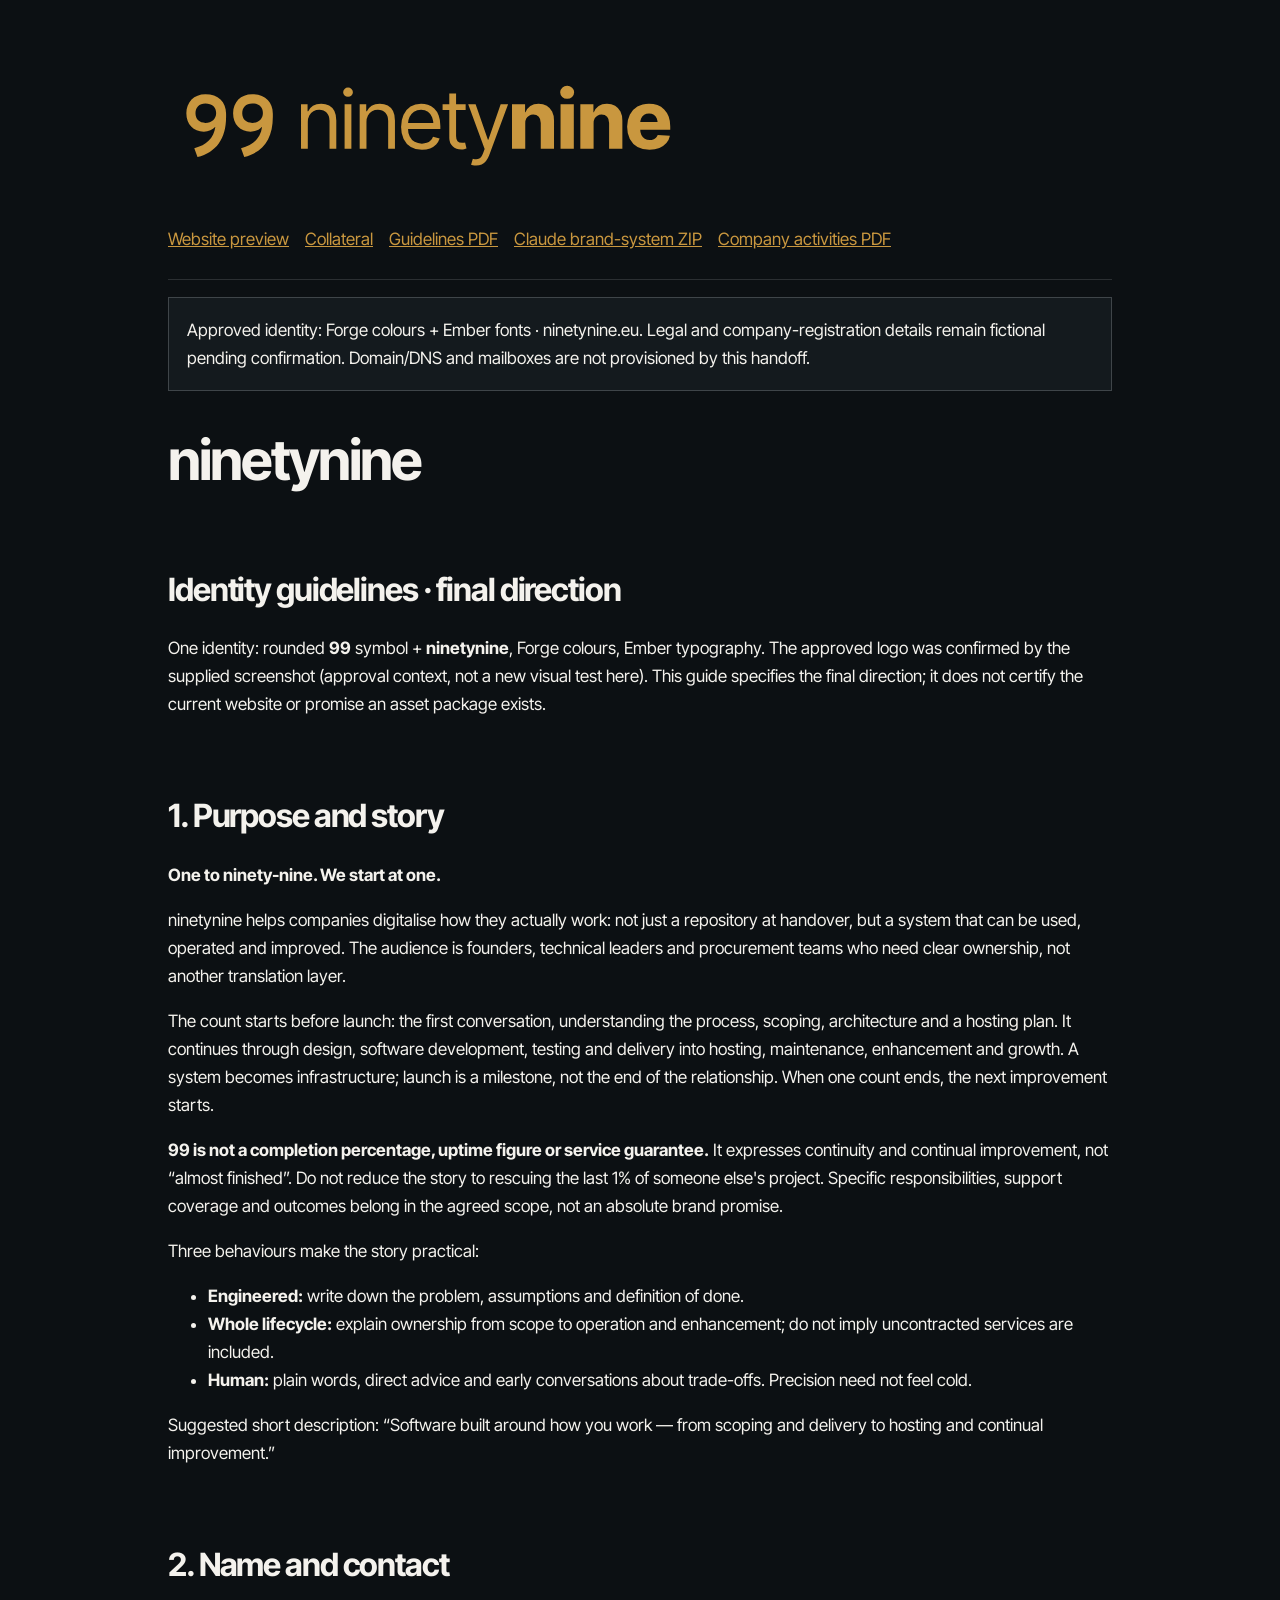
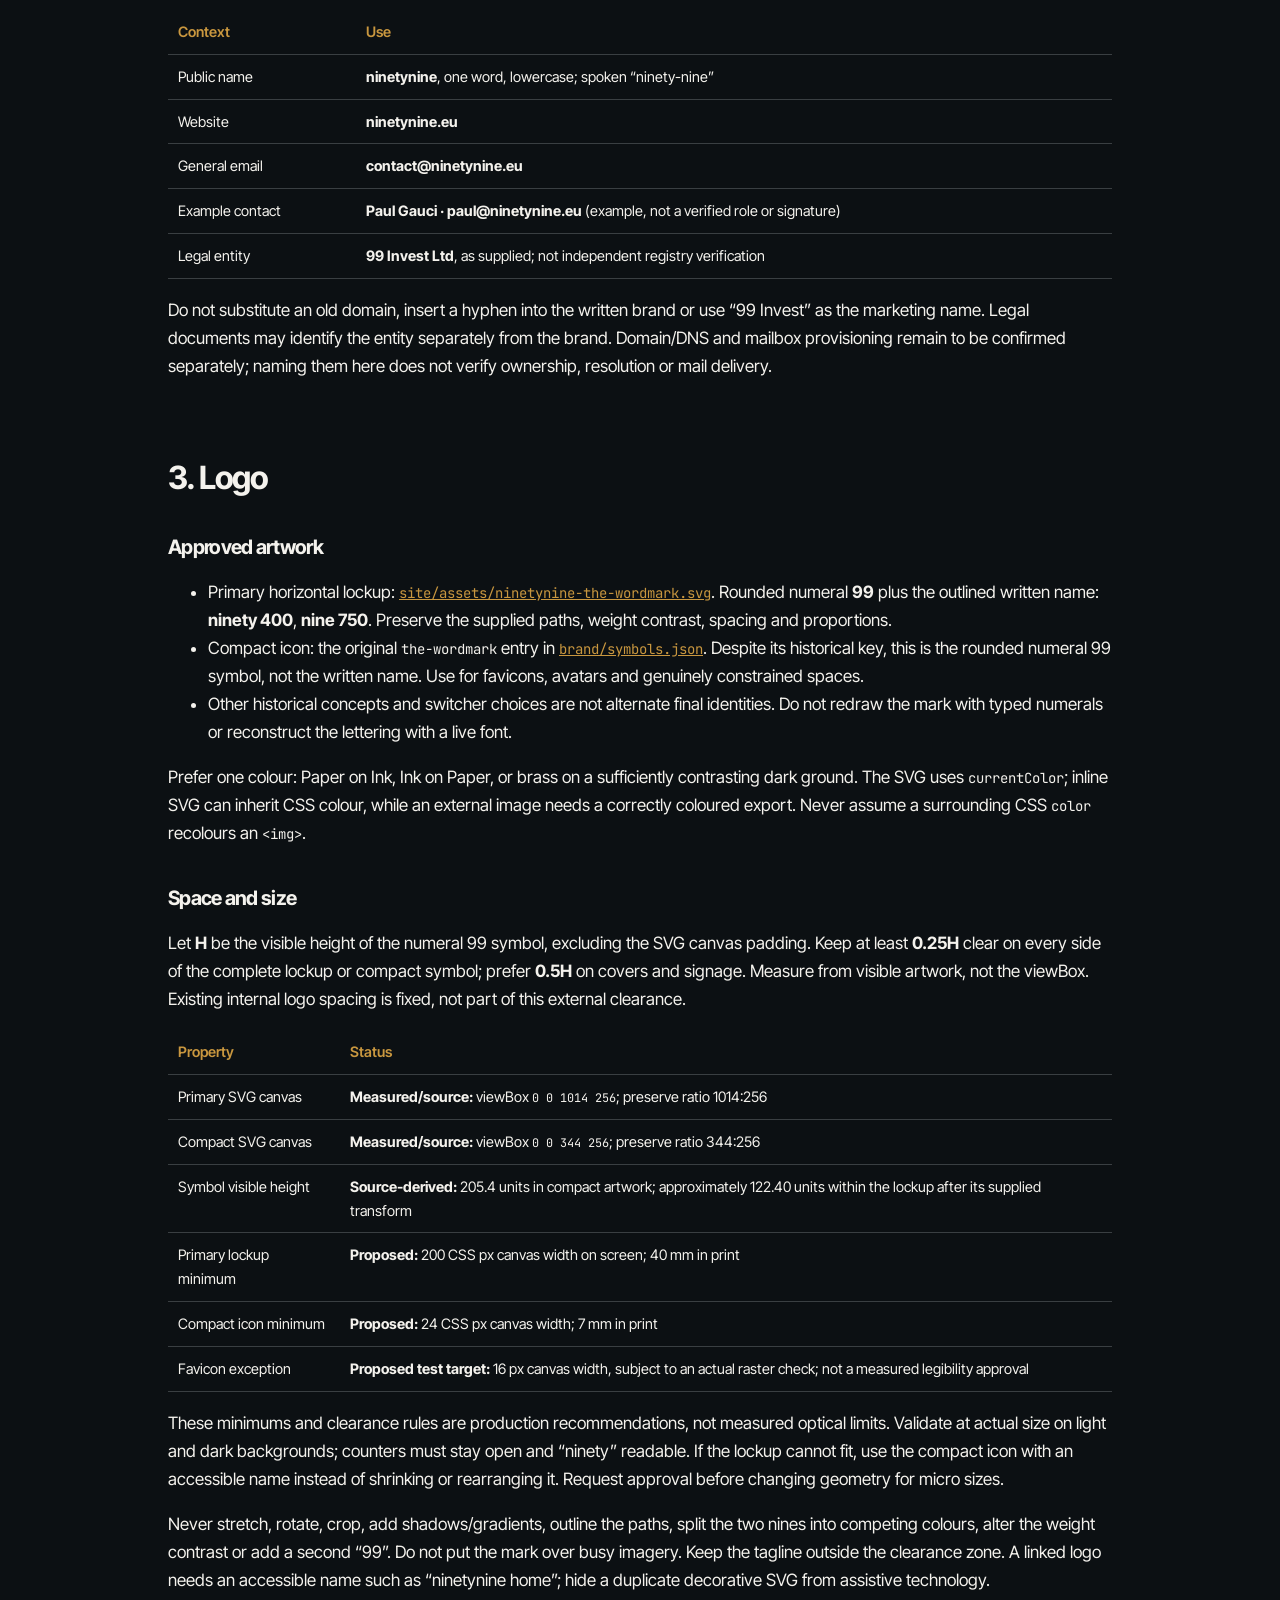
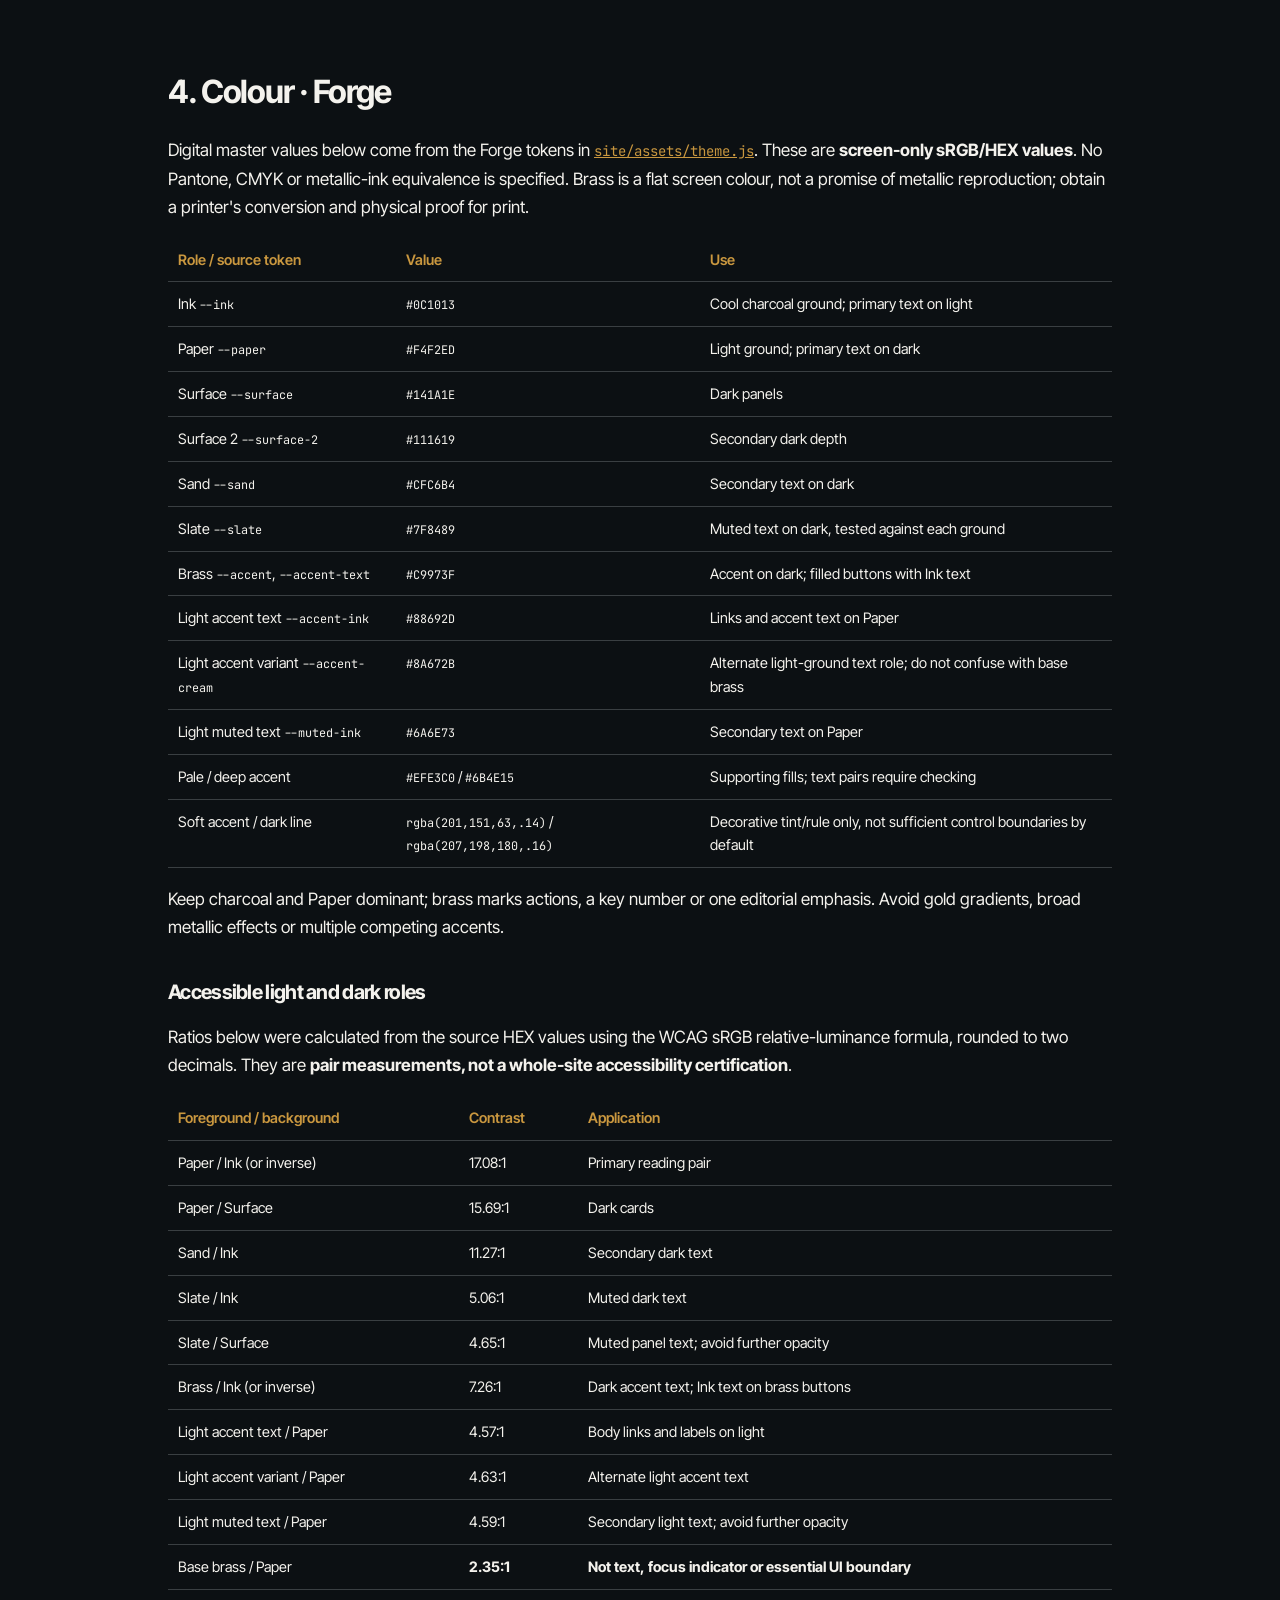
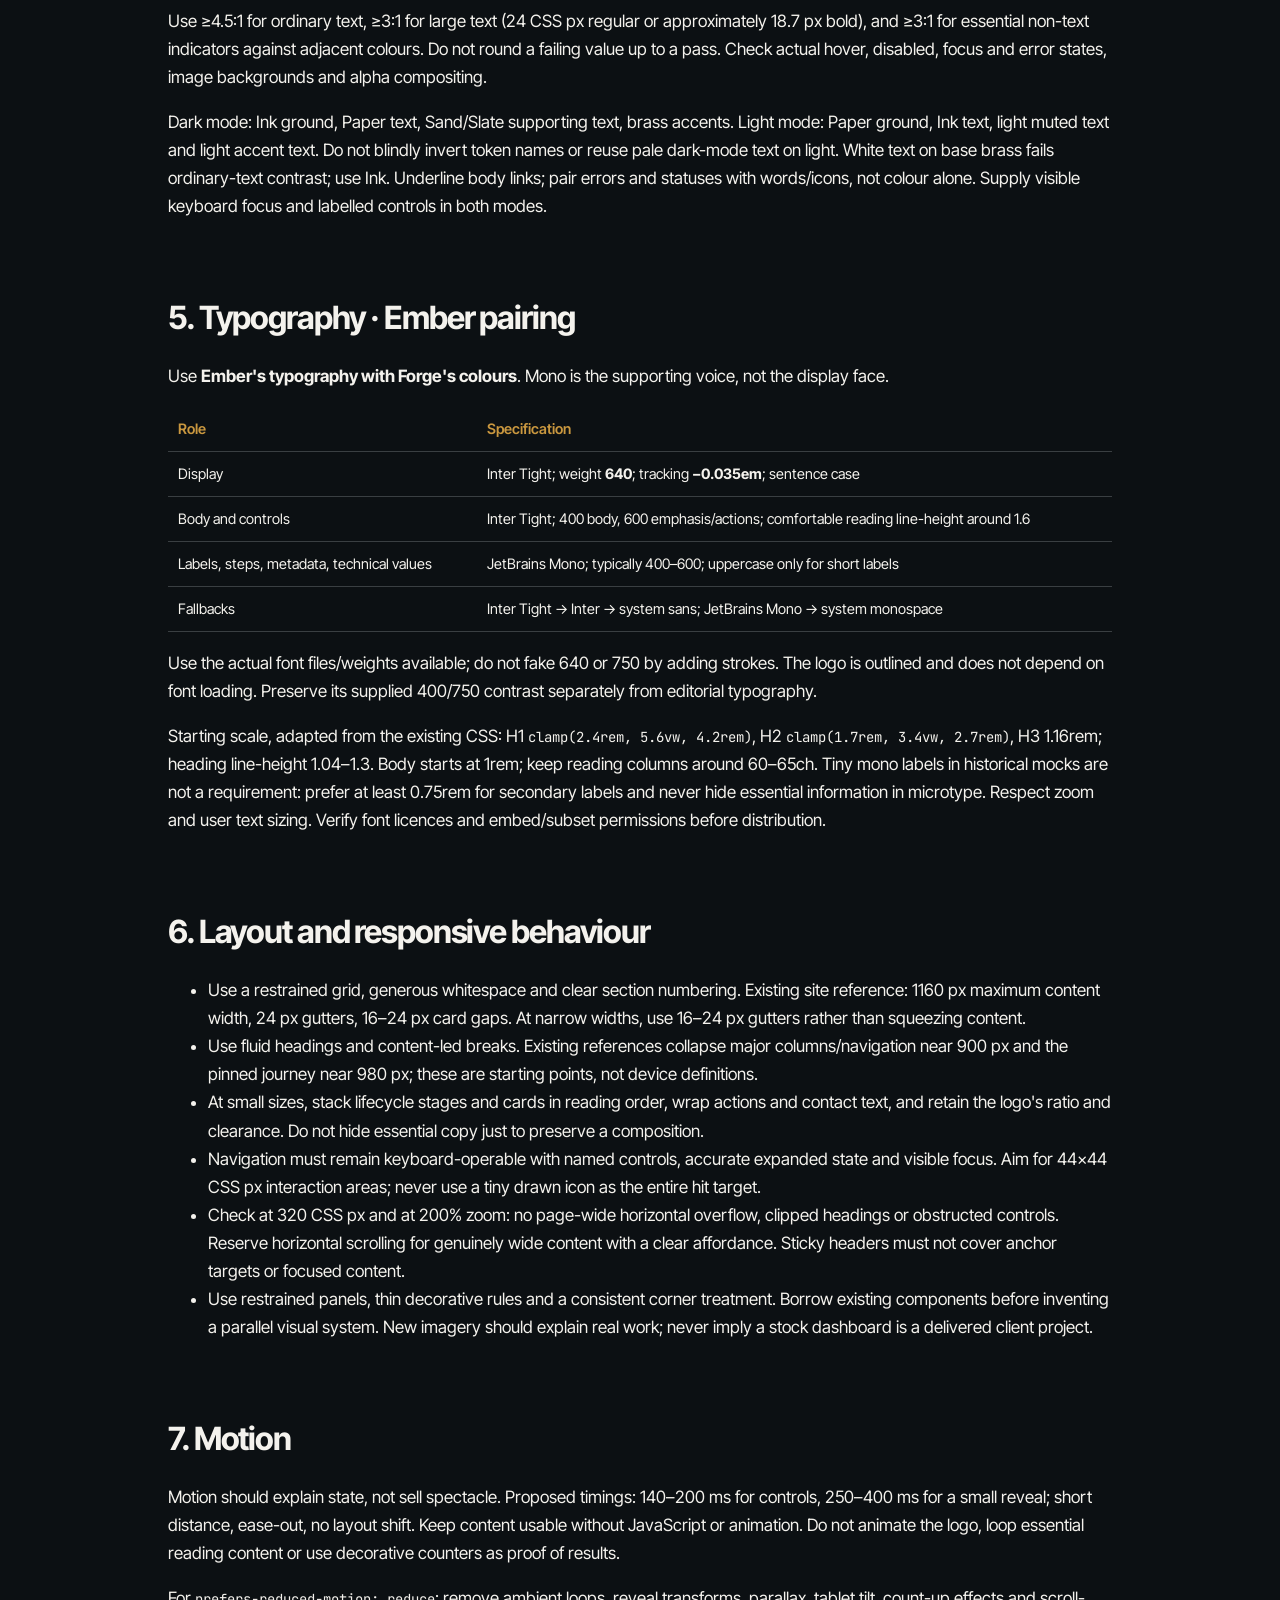
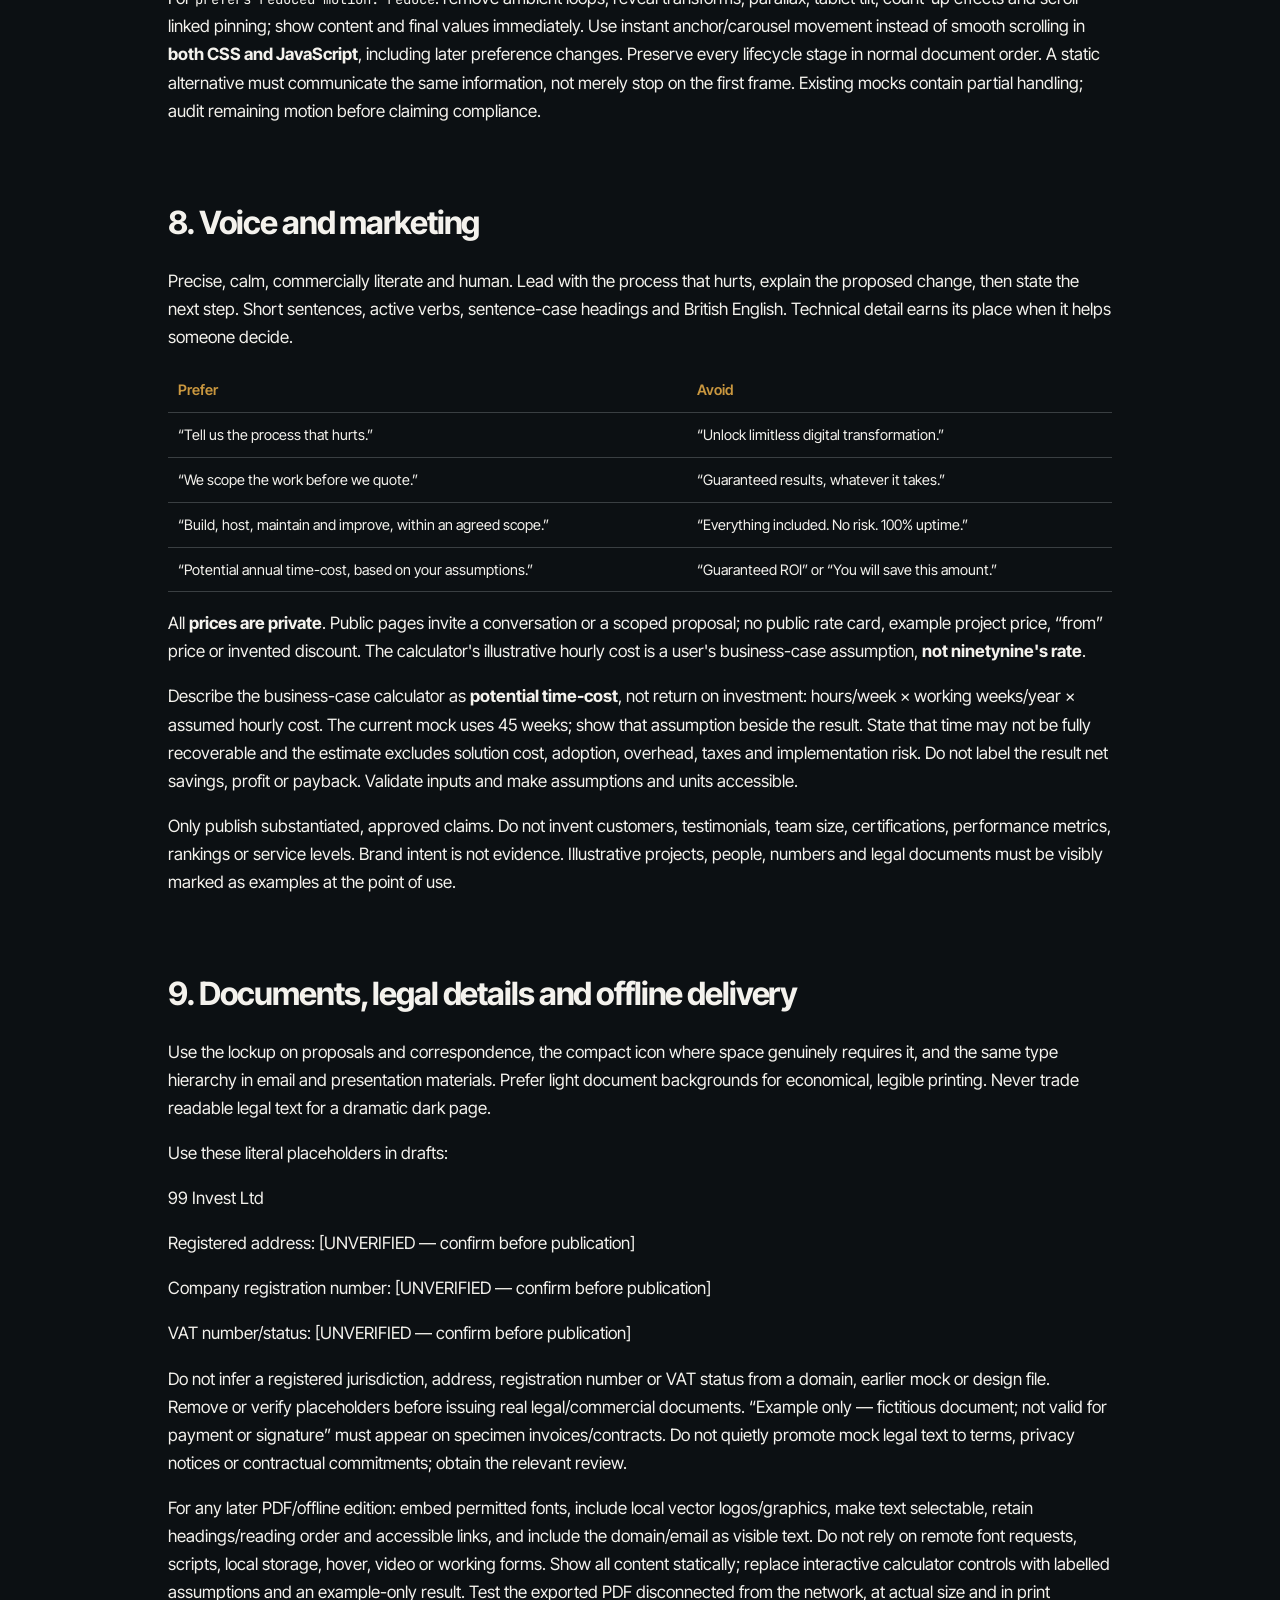
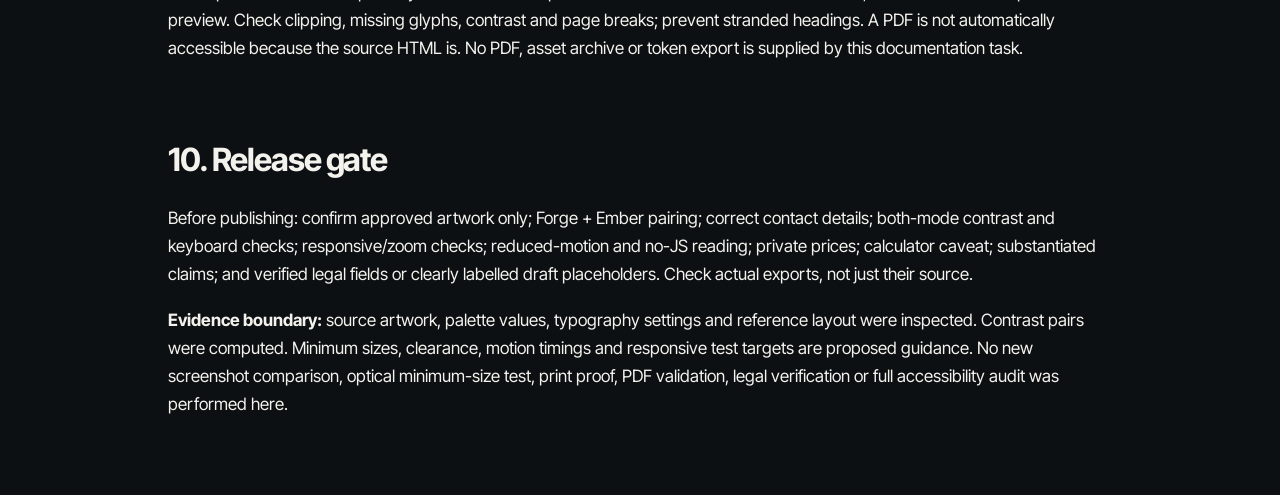
<file: site/index.html>
<!doctype html><html lang="en"><head><meta charset="utf-8"><meta name="viewport" content="width=device-width,initial-scale=1"><title>Brand guidelines — ninetynine</title><meta name="description" content="The approved ninetynine brand system: Forge colours, Inter Tight typography, rounded 99 symbol and mixed-weight wordmark."><link rel="icon" href="assets/favicon.svg"><meta property="og:title" content="ninetynine — Brand guidelines"><meta property="og:description" content="One to ninety-nine. We start at one."><meta property="og:image" content="https://ninetynine.eu/og-image.png"><link rel="stylesheet" href="assets/fonts/fonts.css"><style>*{box-sizing:border-box}body{margin:0;background:#0C1013;color:#F4F2ED;font:17px/1.65 "Inter Tight",Arial,sans-serif}main{max-width:1000px;margin:auto;padding:60px 28px}h1,h2,h3{letter-spacing:-.035em;line-height:1.12}h1{font-size:3.5rem}h2{font-size:2rem;margin-top:2.5em}h3{margin-top:2em}a{color:#C9973F}code{font: .82em "JetBrains Mono",monospace}table{width:100%;border-collapse:collapse;font-size:.85em}td{padding:10px;border-bottom:1px solid #7f848966;vertical-align:top}tr:first-child{font-weight:600;color:#C9973F}.hero-logo{width:min(520px,100%);color:#C9973F}.toolbar{display:flex;gap:16px;flex-wrap:wrap;padding:18px 0;border-bottom:1px solid #7f848944}.toolbar a{padding:8px 0}.notice{padding:18px;border:1px solid #7f848966;background:#141A1E}@media(max-width:600px){main{padding:30px 18px}h1{font-size:2.5rem}table{display:block;overflow:auto}}@media print{@page{size:A4;margin:18mm}body{background:white;color:#0C1013;font-size:10pt}main{padding:0;max-width:none}a{color:#88692D}.toolbar,.notice{display:none}h1{font-size:28pt}h2{font-size:18pt;break-after:avoid}h3{break-after:avoid}p,li,tr{break-inside:avoid}table{font-size:8pt}.hero-logo{color:#0C1013}tr:first-child{color:#88692D}}</style></head><body><main><div class="hero-logo"><svg xmlns="http://www.w3.org/2000/svg" viewBox="0 0 1014 256" role="img" aria-label="ninetynine"><title>the-wordmark + ninetynine</title><g transform="translate(16.00 51.72) scale(0.5959)"><path fill="currentColor" fill-rule="evenodd" transform="translate(28 15) scale(1.3)" d="M52 8 C23 8 4 28 4 56 C4 84 22 102 48 102 C60 102 70 98 77 90 C73 119 55 136 24 144 L32 166 C79 154 104 120 104 65 V57 C104 27 84 8 52 8 Z M52 31 C36 31 27 41 27 56 C27 71 37 80 52 80 C68 80 79 70 79 55 C79 40 69 31 52 31 Z" /><path fill="currentColor" fill-rule="evenodd" transform="translate(181 15) scale(1.3)" d="M52 8 C23 8 4 28 4 56 C4 84 22 102 48 102 C60 102 70 98 77 90 C73 119 55 136 24 144 L32 166 C79 154 104 120 104 65 V57 C104 27 84 8 52 8 Z M52 31 C36 31 27 41 27 56 C27 71 37 80 52 80 C68 80 79 70 79 55 C79 40 69 31 52 31 Z" /></g><g transform="translate(245 35.84) scale(.72)"><path xmlns="http://www.w3.org/2000/svg" fill="currentColor" data-part="ninety" data-weight="400" d="M38.37 118.2V190.82H20V70.01H37.72V89.03H39.45Q43.66 79.73 52.31 74.12Q60.95 68.5 74.68 68.5Q86.89 68.5 96.07 73.47Q105.26 78.44 110.39 88.54Q115.52 98.64 115.52 114.1V190.82H97.15V115.39Q97.15 101.24 89.7 93.19Q82.24 85.14 69.38 85.14Q60.52 85.14 53.5 89.03Q46.47 92.92 42.42 100.27Q38.37 107.61 38.37 118.2ZM138 190.82V70.01H156.37V190.82ZM147.29 49.91Q141.89 49.91 138 46.24Q134.11 42.56 134.11 37.38Q134.11 32.19 138 28.52Q141.89 24.84 147.29 24.84Q152.7 24.84 156.59 28.52Q160.48 32.19 160.48 37.38Q160.48 42.56 156.59 46.24Q152.7 49.91 147.29 49.91ZM197.22 118.2V190.82H178.85V70.01H196.57V89.03H198.3Q202.51 79.73 211.15 74.12Q219.8 68.5 233.52 68.5Q245.73 68.5 254.92 73.47Q264.1 78.44 269.24 88.54Q274.37 98.64 274.37 114.1V190.82H256V115.39Q256 101.24 248.54 93.19Q241.09 85.14 228.23 85.14Q219.37 85.14 212.34 89.03Q205.32 92.92 201.27 100.27Q197.22 107.61 197.22 118.2ZM347.42 193.41Q330.02 193.41 317.32 185.63Q304.62 177.85 297.82 163.86Q291.01 149.86 291.01 131.39Q291.01 112.8 297.71 98.64Q304.41 84.49 316.57 76.49Q328.72 68.5 345.04 68.5Q354.44 68.5 363.73 71.63Q373.03 74.76 380.64 81.79Q388.26 88.81 392.8 100.37Q397.34 111.94 397.34 128.79V136.79H304.19V120.8H387.29L378.75 126.85Q378.75 114.75 374.97 105.34Q371.19 95.94 363.68 90.54Q356.17 85.14 345.04 85.14Q333.91 85.14 325.97 90.59Q318.02 96.05 313.81 104.8Q309.6 113.56 309.6 123.61V134.2Q309.6 147.92 314.35 157.43Q319.1 166.94 327.64 171.85Q336.18 176.77 347.42 176.77Q354.66 176.77 360.6 174.66Q366.54 172.56 370.86 168.29Q375.19 164.02 377.46 157.75L395.39 162.94Q392.58 172.02 385.94 178.88Q379.29 185.74 369.46 189.58Q359.63 193.41 347.42 193.41ZM465.85 70.01V85.79H403.39V70.01ZM421.54 41.27H439.91V156.24Q439.91 165.64 443.8 170.02Q447.69 174.39 456.12 174.39Q457.96 174.39 459.96 174.18Q461.96 173.96 464.33 173.53L468.22 190.17Q465.63 191.14 461.9 191.74Q458.18 192.33 454.39 192.33Q439.81 192.33 430.67 183.69Q421.54 175.04 421.54 161.21ZM494.16 235.99Q489.4 236.09 485.73 235.34Q482.06 234.58 480.54 233.83L485.3 217.62L487.13 218.05Q496.43 220.21 502.75 217.13Q509.07 214.05 513.83 200.98L517.28 191.47L472.76 70.01H492.86L526.14 166.4H527.44L560.72 70.01H580.82L529.6 208.32Q526.14 217.72 521.07 223.88Q515.99 230.04 509.29 233.01Q502.59 235.99 494.16 235.99Z" /><path xmlns="http://www.w3.org/2000/svg" fill="currentColor" data-part="nine" data-weight="750" d="M627.29 121.53V190.82H591.37V70.01H626.79V91.9H627.91Q631.98 81.02 640.96 74.76Q649.95 68.5 663.44 68.5Q676.11 68.5 685.48 74.07Q694.86 79.65 700.03 89.87Q705.2 100.08 705.2 113.95V190.82H669.28V120.69Q669.28 110.16 663.86 104.16Q658.45 98.15 648.84 98.15Q642.48 98.15 637.61 100.94Q632.74 103.73 630.01 108.93Q627.29 114.12 627.29 121.53ZM722.87 190.82V70.01H758.79V190.82ZM740.79 55.36Q732.97 55.36 727.41 50.18Q721.86 44.99 721.86 37.68Q721.86 30.3 727.41 25.15Q732.97 20 740.79 20Q748.61 20 754.17 25.15Q759.72 30.3 759.72 37.64Q759.72 44.98 754.17 50.17Q748.61 55.36 740.79 55.36ZM812.39 121.53V190.82H776.47V70.01H811.89V91.9H813.02Q817.08 81.02 826.06 74.76Q835.05 68.5 848.55 68.5Q861.21 68.5 870.58 74.07Q879.96 79.65 885.13 89.87Q890.3 100.08 890.3 113.95V190.82H854.38V120.69Q854.38 110.16 848.97 104.16Q843.55 98.15 833.95 98.15Q827.58 98.15 822.71 100.94Q817.85 103.73 815.12 108.93Q812.39 114.12 812.39 121.53ZM963.69 193.11Q944.93 193.11 931.33 185.59Q917.72 178.08 910.46 164.12Q903.2 150.17 903.2 130.93Q903.2 112.27 910.47 98.23Q917.74 84.19 930.99 76.34Q944.24 68.5 962.22 68.5Q974.65 68.5 985.19 72.42Q995.73 76.35 1003.54 84.09Q1011.35 91.84 1015.66 103.32Q1019.97 114.81 1019.97 130V139.36H916.54V117.92H1002.73L985.95 123.22Q985.95 114.44 983.3 108.11Q980.66 101.77 975.45 98.29Q970.25 94.82 962.53 94.82Q954.8 94.82 949.47 98.31Q944.13 101.8 941.36 107.94Q938.58 114.09 938.58 122.24V137.52Q938.58 146.63 941.78 153.19Q944.99 159.75 950.8 163.27Q956.61 166.79 964.3 166.79Q969.57 166.79 973.89 165.28Q978.2 163.78 981.32 160.84Q984.43 157.89 986.02 153.67L1019.08 155.22Q1016.8 166.72 1009.55 175.25Q1002.3 183.77 990.69 188.44Q979.08 193.11 963.69 193.11Z" /></g></svg></div><nav class="toolbar"><a href="site/home">Website preview</a><a href="collateral">Collateral</a><a href="downloads/brand-guidelines.pdf">Guidelines PDF</a><a href="downloads/brand-system.zip">Claude brand-system ZIP</a><a href="downloads/company-activities.pdf">Company activities PDF</a></nav><p class="notice">Approved identity: Forge colours + Ember fonts · ninetynine.eu. Legal and company-registration details remain fictional pending confirmation. Domain/DNS and mailboxes are not provisioned by this handoff.</p><h1>ninetynine</h1>
<h2>Identity guidelines · final direction</h2>
<p>One identity: rounded <strong>99</strong> symbol + <strong>ninetynine</strong>, Forge colours, Ember typography. The approved logo was confirmed by the supplied screenshot (approval context, not a new visual test here). This guide specifies the final direction; it does not certify the current website or promise an asset package exists.</p>
<h2>1. Purpose and story</h2>
<p><strong>One to ninety-nine. We start at one.</strong></p>
<p>ninetynine helps companies digitalise how they actually work: not just a repository at handover, but a system that can be used, operated and improved. The audience is founders, technical leaders and procurement teams who need clear ownership, not another translation layer.</p>
<p>The count starts before launch: the first conversation, understanding the process, scoping, architecture and a hosting plan. It continues through design, software development, testing and delivery into hosting, maintenance, enhancement and growth. A system becomes infrastructure; launch is a milestone, not the end of the relationship. When one count ends, the next improvement starts.</p>
<p><strong>99 is not a completion percentage, uptime figure or service guarantee.</strong> It expresses continuity and continual improvement, not “almost finished”. Do not reduce the story to rescuing the last 1% of someone else&#x27;s project. Specific responsibilities, support coverage and outcomes belong in the agreed scope, not an absolute brand promise.</p>
<p>Three behaviours make the story practical:</p>
<ul>
<li><strong>Engineered:</strong> write down the problem, assumptions and definition of done.</li>
<li><strong>Whole lifecycle:</strong> explain ownership from scope to operation and enhancement; do not imply uncontracted services are included.</li>
<li><strong>Human:</strong> plain words, direct advice and early conversations about trade-offs. Precision need not feel cold.</li>
</ul>
<p>Suggested short description: “Software built around how you work — from scoping and delivery to hosting and continual improvement.”</p>
<h2>2. Name and contact</h2>
<table>
<tr><td>Context</td><td>Use</td></tr>
<tr><td>Public name</td><td><strong>ninetynine</strong>, one word, lowercase; spoken “ninety-nine”</td></tr>
<tr><td>Website</td><td><strong>ninetynine.eu</strong></td></tr>
<tr><td>General email</td><td><strong>contact@ninetynine.eu</strong></td></tr>
<tr><td>Example contact</td><td><strong>Paul Gauci · paul@ninetynine.eu</strong> (example, not a verified role or signature)</td></tr>
<tr><td>Legal entity</td><td><strong>99 Invest Ltd</strong>, as supplied; not independent registry verification</td></tr>
</table>
<p>Do not substitute an old domain, insert a hyphen into the written brand or use “99 Invest” as the marketing name. Legal documents may identify the entity separately from the brand. Domain/DNS and mailbox provisioning remain to be confirmed separately; naming them here does not verify ownership, resolution or mail delivery.</p>
<h2>3. Logo</h2>
<h3>Approved artwork</h3>
<ul>
<li>Primary horizontal lockup: <a href="assets/ninetynine-the-wordmark.svg"><code>site/assets/ninetynine-the-wordmark.svg</code></a>. Rounded numeral <strong>99</strong> plus the outlined written name: <strong>ninety 400</strong>, <strong>nine 750</strong>. Preserve the supplied paths, weight contrast, spacing and proportions.</li>
<li>Compact icon: the original <strong><code>the-wordmark</code></strong> entry in <a href="../brand/symbols.json"><code>brand/symbols.json</code></a>. Despite its historical key, this is the rounded numeral 99 symbol, not the written name. Use for favicons, avatars and genuinely constrained spaces.</li>
<li>Other historical concepts and switcher choices are not alternate final identities. Do not redraw the mark with typed numerals or reconstruct the lettering with a live font.</li>
</ul>
<p>Prefer one colour: Paper on Ink, Ink on Paper, or brass on a sufficiently contrasting dark ground. The SVG uses <code>currentColor</code>; inline SVG can inherit CSS colour, while an external image needs a correctly coloured export. Never assume a surrounding CSS <code>color</code> recolours an <code>&lt;img&gt;</code>.</p>
<h3>Space and size</h3>
<p>Let <strong>H</strong> be the visible height of the numeral 99 symbol, excluding the SVG canvas padding. Keep at least <strong>0.25H</strong> clear on every side of the complete lockup or compact symbol; prefer <strong>0.5H</strong> on covers and signage. Measure from visible artwork, not the viewBox. Existing internal logo spacing is fixed, not part of this external clearance.</p>
<table>
<tr><td>Property</td><td>Status</td></tr>
<tr><td>Primary SVG canvas</td><td><strong>Measured/source:</strong> viewBox <code>0 0 1014 256</code>; preserve ratio 1014:256</td></tr>
<tr><td>Compact SVG canvas</td><td><strong>Measured/source:</strong> viewBox <code>0 0 344 256</code>; preserve ratio 344:256</td></tr>
<tr><td>Symbol visible height</td><td><strong>Source-derived:</strong> 205.4 units in compact artwork; approximately 122.40 units within the lockup after its supplied transform</td></tr>
<tr><td>Primary lockup minimum</td><td><strong>Proposed:</strong> 200 CSS px canvas width on screen; 40 mm in print</td></tr>
<tr><td>Compact icon minimum</td><td><strong>Proposed:</strong> 24 CSS px canvas width; 7 mm in print</td></tr>
<tr><td>Favicon exception</td><td><strong>Proposed test target:</strong> 16 px canvas width, subject to an actual raster check; not a measured legibility approval</td></tr>
</table>
<p>These minimums and clearance rules are production recommendations, not measured optical limits. Validate at actual size on light and dark backgrounds; counters must stay open and “ninety” readable. If the lockup cannot fit, use the compact icon with an accessible name instead of shrinking or rearranging it. Request approval before changing geometry for micro sizes.</p>
<p>Never stretch, rotate, crop, add shadows/gradients, outline the paths, split the two nines into competing colours, alter the weight contrast or add a second “99”. Do not put the mark over busy imagery. Keep the tagline outside the clearance zone. A linked logo needs an accessible name such as “ninetynine home”; hide a duplicate decorative SVG from assistive technology.</p>
<h2>4. Colour · Forge</h2>
<p>Digital master values below come from the Forge tokens in <a href="assets/theme.js"><code>site/assets/theme.js</code></a>. These are <strong>screen-only sRGB/HEX values</strong>. No Pantone, CMYK or metallic-ink equivalence is specified. Brass is a flat screen colour, not a promise of metallic reproduction; obtain a printer&#x27;s conversion and physical proof for print.</p>
<table>
<tr><td>Role / source token</td><td>Value</td><td>Use</td></tr>
<tr><td>Ink <code>--ink</code></td><td><code>#0C1013</code></td><td>Cool charcoal ground; primary text on light</td></tr>
<tr><td>Paper <code>--paper</code></td><td><code>#F4F2ED</code></td><td>Light ground; primary text on dark</td></tr>
<tr><td>Surface <code>--surface</code></td><td><code>#141A1E</code></td><td>Dark panels</td></tr>
<tr><td>Surface 2 <code>--surface-2</code></td><td><code>#111619</code></td><td>Secondary dark depth</td></tr>
<tr><td>Sand <code>--sand</code></td><td><code>#CFC6B4</code></td><td>Secondary text on dark</td></tr>
<tr><td>Slate <code>--slate</code></td><td><code>#7F8489</code></td><td>Muted text on dark, tested against each ground</td></tr>
<tr><td>Brass <code>--accent</code>, <code>--accent-text</code></td><td><code>#C9973F</code></td><td>Accent on dark; filled buttons with Ink text</td></tr>
<tr><td>Light accent text <code>--accent-ink</code></td><td><code>#88692D</code></td><td>Links and accent text on Paper</td></tr>
<tr><td>Light accent variant <code>--accent-cream</code></td><td><code>#8A672B</code></td><td>Alternate light-ground text role; do not confuse with base brass</td></tr>
<tr><td>Light muted text <code>--muted-ink</code></td><td><code>#6A6E73</code></td><td>Secondary text on Paper</td></tr>
<tr><td>Pale / deep accent</td><td><code>#EFE3C0</code> / <code>#6B4E15</code></td><td>Supporting fills; text pairs require checking</td></tr>
<tr><td>Soft accent / dark line</td><td><code>rgba(201,151,63,.14)</code> / <code>rgba(207,198,180,.16)</code></td><td>Decorative tint/rule only, not sufficient control boundaries by default</td></tr>
</table>
<p>Keep charcoal and Paper dominant; brass marks actions, a key number or one editorial emphasis. Avoid gold gradients, broad metallic effects or multiple competing accents.</p>
<h3>Accessible light and dark roles</h3>
<p>Ratios below were calculated from the source HEX values using the WCAG sRGB relative-luminance formula, rounded to two decimals. They are <strong>pair measurements, not a whole-site accessibility certification</strong>.</p>
<table>
<tr><td>Foreground / background</td><td>Contrast</td><td>Application</td></tr>
<tr><td>Paper / Ink (or inverse)</td><td>17.08:1</td><td>Primary reading pair</td></tr>
<tr><td>Paper / Surface</td><td>15.69:1</td><td>Dark cards</td></tr>
<tr><td>Sand / Ink</td><td>11.27:1</td><td>Secondary dark text</td></tr>
<tr><td>Slate / Ink</td><td>5.06:1</td><td>Muted dark text</td></tr>
<tr><td>Slate / Surface</td><td>4.65:1</td><td>Muted panel text; avoid further opacity</td></tr>
<tr><td>Brass / Ink (or inverse)</td><td>7.26:1</td><td>Dark accent text; Ink text on brass buttons</td></tr>
<tr><td>Light accent text / Paper</td><td>4.57:1</td><td>Body links and labels on light</td></tr>
<tr><td>Light accent variant / Paper</td><td>4.63:1</td><td>Alternate light accent text</td></tr>
<tr><td>Light muted text / Paper</td><td>4.59:1</td><td>Secondary light text; avoid further opacity</td></tr>
<tr><td>Base brass / Paper</td><td><strong>2.35:1</strong></td><td><strong>Not text, focus indicator or essential UI boundary</strong></td></tr>
</table>
<p>Use ≥4.5:1 for ordinary text, ≥3:1 for large text (24 CSS px regular or approximately 18.7 px bold), and ≥3:1 for essential non-text indicators against adjacent colours. Do not round a failing value up to a pass. Check actual hover, disabled, focus and error states, image backgrounds and alpha compositing.</p>
<p>Dark mode: Ink ground, Paper text, Sand/Slate supporting text, brass accents. Light mode: Paper ground, Ink text, light muted text and light accent text. Do not blindly invert token names or reuse pale dark-mode text on light. White text on base brass fails ordinary-text contrast; use Ink. Underline body links; pair errors and statuses with words/icons, not colour alone. Supply visible keyboard focus and labelled controls in both modes.</p>
<h2>5. Typography · Ember pairing</h2>
<p>Use <strong>Ember&#x27;s typography with Forge&#x27;s colours</strong>. Mono is the supporting voice, not the display face.</p>
<table>
<tr><td>Role</td><td>Specification</td></tr>
<tr><td>Display</td><td>Inter Tight; weight <strong>640</strong>; tracking <strong>−0.035em</strong>; sentence case</td></tr>
<tr><td>Body and controls</td><td>Inter Tight; 400 body, 600 emphasis/actions; comfortable reading line-height around 1.6</td></tr>
<tr><td>Labels, steps, metadata, technical values</td><td>JetBrains Mono; typically 400–600; uppercase only for short labels</td></tr>
<tr><td>Fallbacks</td><td>Inter Tight → Inter → system sans; JetBrains Mono → system monospace</td></tr>
</table>
<p>Use the actual font files/weights available; do not fake 640 or 750 by adding strokes. The logo is outlined and does not depend on font loading. Preserve its supplied 400/750 contrast separately from editorial typography.</p>
<p>Starting scale, adapted from the existing CSS: H1 <code>clamp(2.4rem, 5.6vw, 4.2rem)</code>, H2 <code>clamp(1.7rem, 3.4vw, 2.7rem)</code>, H3 1.16rem; heading line-height 1.04–1.3. Body starts at 1rem; keep reading columns around 60–65ch. Tiny mono labels in historical mocks are not a requirement: prefer at least 0.75rem for secondary labels and never hide essential information in microtype. Respect zoom and user text sizing. Verify font licences and embed/subset permissions before distribution.</p>
<h2>6. Layout and responsive behaviour</h2>
<ul>
<li>Use a restrained grid, generous whitespace and clear section numbering. Existing site reference: 1160 px maximum content width, 24 px gutters, 16–24 px card gaps. At narrow widths, use 16–24 px gutters rather than squeezing content.</li>
<li>Use fluid headings and content-led breaks. Existing references collapse major columns/navigation near 900 px and the pinned journey near 980 px; these are starting points, not device definitions.</li>
<li>At small sizes, stack lifecycle stages and cards in reading order, wrap actions and contact text, and retain the logo&#x27;s ratio and clearance. Do not hide essential copy just to preserve a composition.</li>
<li>Navigation must remain keyboard-operable with named controls, accurate expanded state and visible focus. Aim for 44×44 CSS px interaction areas; never use a tiny drawn icon as the entire hit target.</li>
<li>Check at 320 CSS px and at 200% zoom: no page-wide horizontal overflow, clipped headings or obstructed controls. Reserve horizontal scrolling for genuinely wide content with a clear affordance. Sticky headers must not cover anchor targets or focused content.</li>
<li>Use restrained panels, thin decorative rules and a consistent corner treatment. Borrow existing components before inventing a parallel visual system. New imagery should explain real work; never imply a stock dashboard is a delivered client project.</li>
</ul>
<h2>7. Motion</h2>
<p>Motion should explain state, not sell spectacle. Proposed timings: 140–200 ms for controls, 250–400 ms for a small reveal; short distance, ease-out, no layout shift. Keep content usable without JavaScript or animation. Do not animate the logo, loop essential reading content or use decorative counters as proof of results.</p>
<p>For <code>prefers-reduced-motion: reduce</code>: remove ambient loops, reveal transforms, parallax, tablet tilt, count-up effects and scroll-linked pinning; show content and final values immediately. Use instant anchor/carousel movement instead of smooth scrolling in <strong>both CSS and JavaScript</strong>, including later preference changes. Preserve every lifecycle stage in normal document order. A static alternative must communicate the same information, not merely stop on the first frame. Existing mocks contain partial handling; audit remaining motion before claiming compliance.</p>
<h2>8. Voice and marketing</h2>
<p>Precise, calm, commercially literate and human. Lead with the process that hurts, explain the proposed change, then state the next step. Short sentences, active verbs, sentence-case headings and British English. Technical detail earns its place when it helps someone decide.</p>
<table>
<tr><td>Prefer</td><td>Avoid</td></tr>
<tr><td>“Tell us the process that hurts.”</td><td>“Unlock limitless digital transformation.”</td></tr>
<tr><td>“We scope the work before we quote.”</td><td>“Guaranteed results, whatever it takes.”</td></tr>
<tr><td>“Build, host, maintain and improve, within an agreed scope.”</td><td>“Everything included. No risk. 100% uptime.”</td></tr>
<tr><td>“Potential annual time-cost, based on your assumptions.”</td><td>“Guaranteed ROI” or “You will save this amount.”</td></tr>
</table>
<p>All <strong>prices are private</strong>. Public pages invite a conversation or a scoped proposal; no public rate card, example project price, “from” price or invented discount. The calculator&#x27;s illustrative hourly cost is a user&#x27;s business-case assumption, <strong>not ninetynine&#x27;s rate</strong>.</p>
<p>Describe the business-case calculator as <strong>potential time-cost</strong>, not return on investment: hours/week × working weeks/year × assumed hourly cost. The current mock uses 45 weeks; show that assumption beside the result. State that time may not be fully recoverable and the estimate excludes solution cost, adoption, overhead, taxes and implementation risk. Do not label the result net savings, profit or payback. Validate inputs and make assumptions and units accessible.</p>
<p>Only publish substantiated, approved claims. Do not invent customers, testimonials, team size, certifications, performance metrics, rankings or service levels. Brand intent is not evidence. Illustrative projects, people, numbers and legal documents must be visibly marked as examples at the point of use.</p>
<h2>9. Documents, legal details and offline delivery</h2>
<p>Use the lockup on proposals and correspondence, the compact icon where space genuinely requires it, and the same type hierarchy in email and presentation materials. Prefer light document backgrounds for economical, legible printing. Never trade readable legal text for a dramatic dark page.</p>
<p>Use these literal placeholders in drafts:</p>
<p>99 Invest Ltd  </p>
<p>Registered address: [UNVERIFIED — confirm before publication]  </p>
<p>Company registration number: [UNVERIFIED — confirm before publication]  </p>
<p>VAT number/status: [UNVERIFIED — confirm before publication]</p>
<p>Do not infer a registered jurisdiction, address, registration number or VAT status from a domain, earlier mock or design file. Remove or verify placeholders before issuing real legal/commercial documents. “Example only — fictitious document; not valid for payment or signature” must appear on specimen invoices/contracts. Do not quietly promote mock legal text to terms, privacy notices or contractual commitments; obtain the relevant review.</p>
<p>For any later PDF/offline edition: embed permitted fonts, include local vector logos/graphics, make text selectable, retain headings/reading order and accessible links, and include the domain/email as visible text. Do not rely on remote font requests, scripts, local storage, hover, video or working forms. Show all content statically; replace interactive calculator controls with labelled assumptions and an example-only result. Test the exported PDF disconnected from the network, at actual size and in print preview. Check clipping, missing glyphs, contrast and page breaks; prevent stranded headings. A PDF is not automatically accessible because the source HTML is. No PDF, asset archive or token export is supplied by this documentation task.</p>
<h2>10. Release gate</h2>
<p>Before publishing: confirm approved artwork only; Forge + Ember pairing; correct contact details; both-mode contrast and keyboard checks; responsive/zoom checks; reduced-motion and no-JS reading; private prices; calculator caveat; substantiated claims; and verified legal fields or clearly labelled draft placeholders. Check actual exports, not just their source.</p>
<p><strong>Evidence boundary:</strong> source artwork, palette values, typography settings and reference layout were inspected. Contrast pairs were computed. Minimum sizes, clearance, motion timings and responsive test targets are proposed guidance. No new screenshot comparison, optical minimum-size test, print proof, PDF validation, legal verification or full accessibility audit was performed here.</p></main></body></html>
</file>
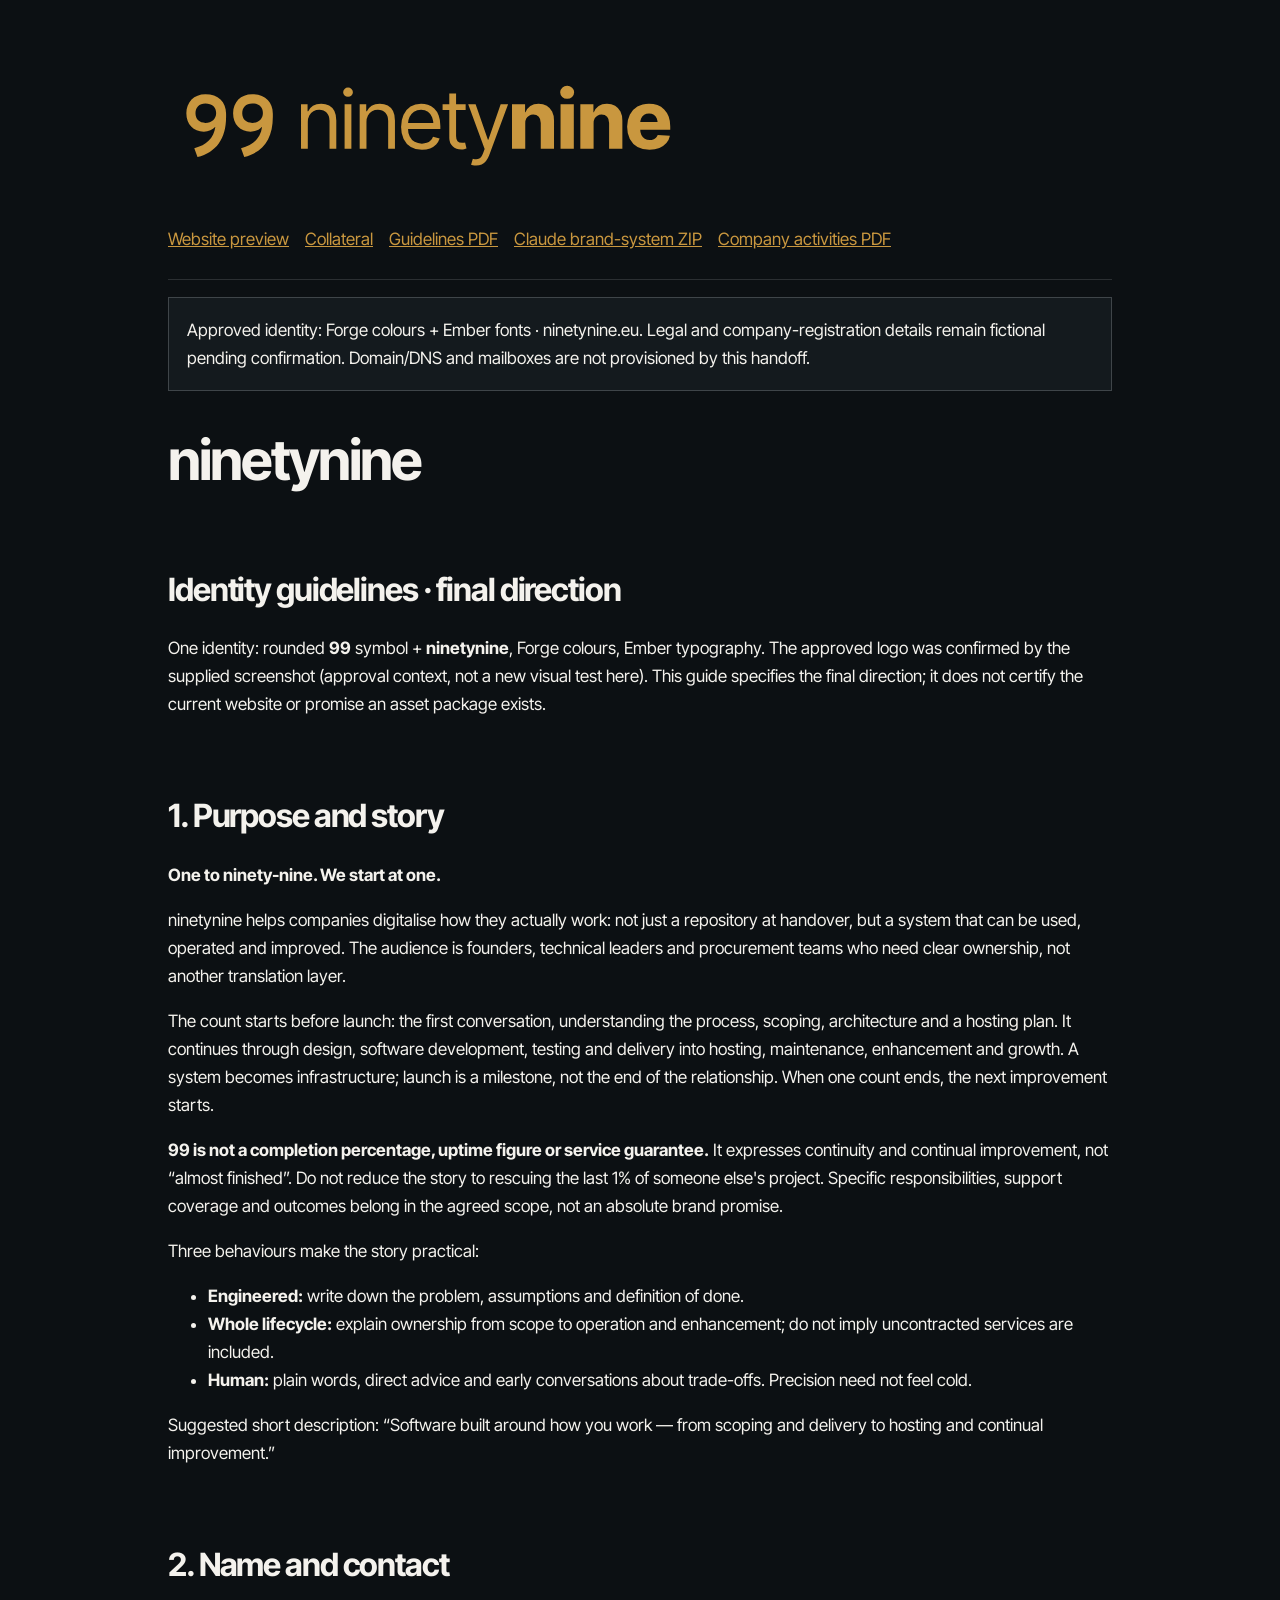
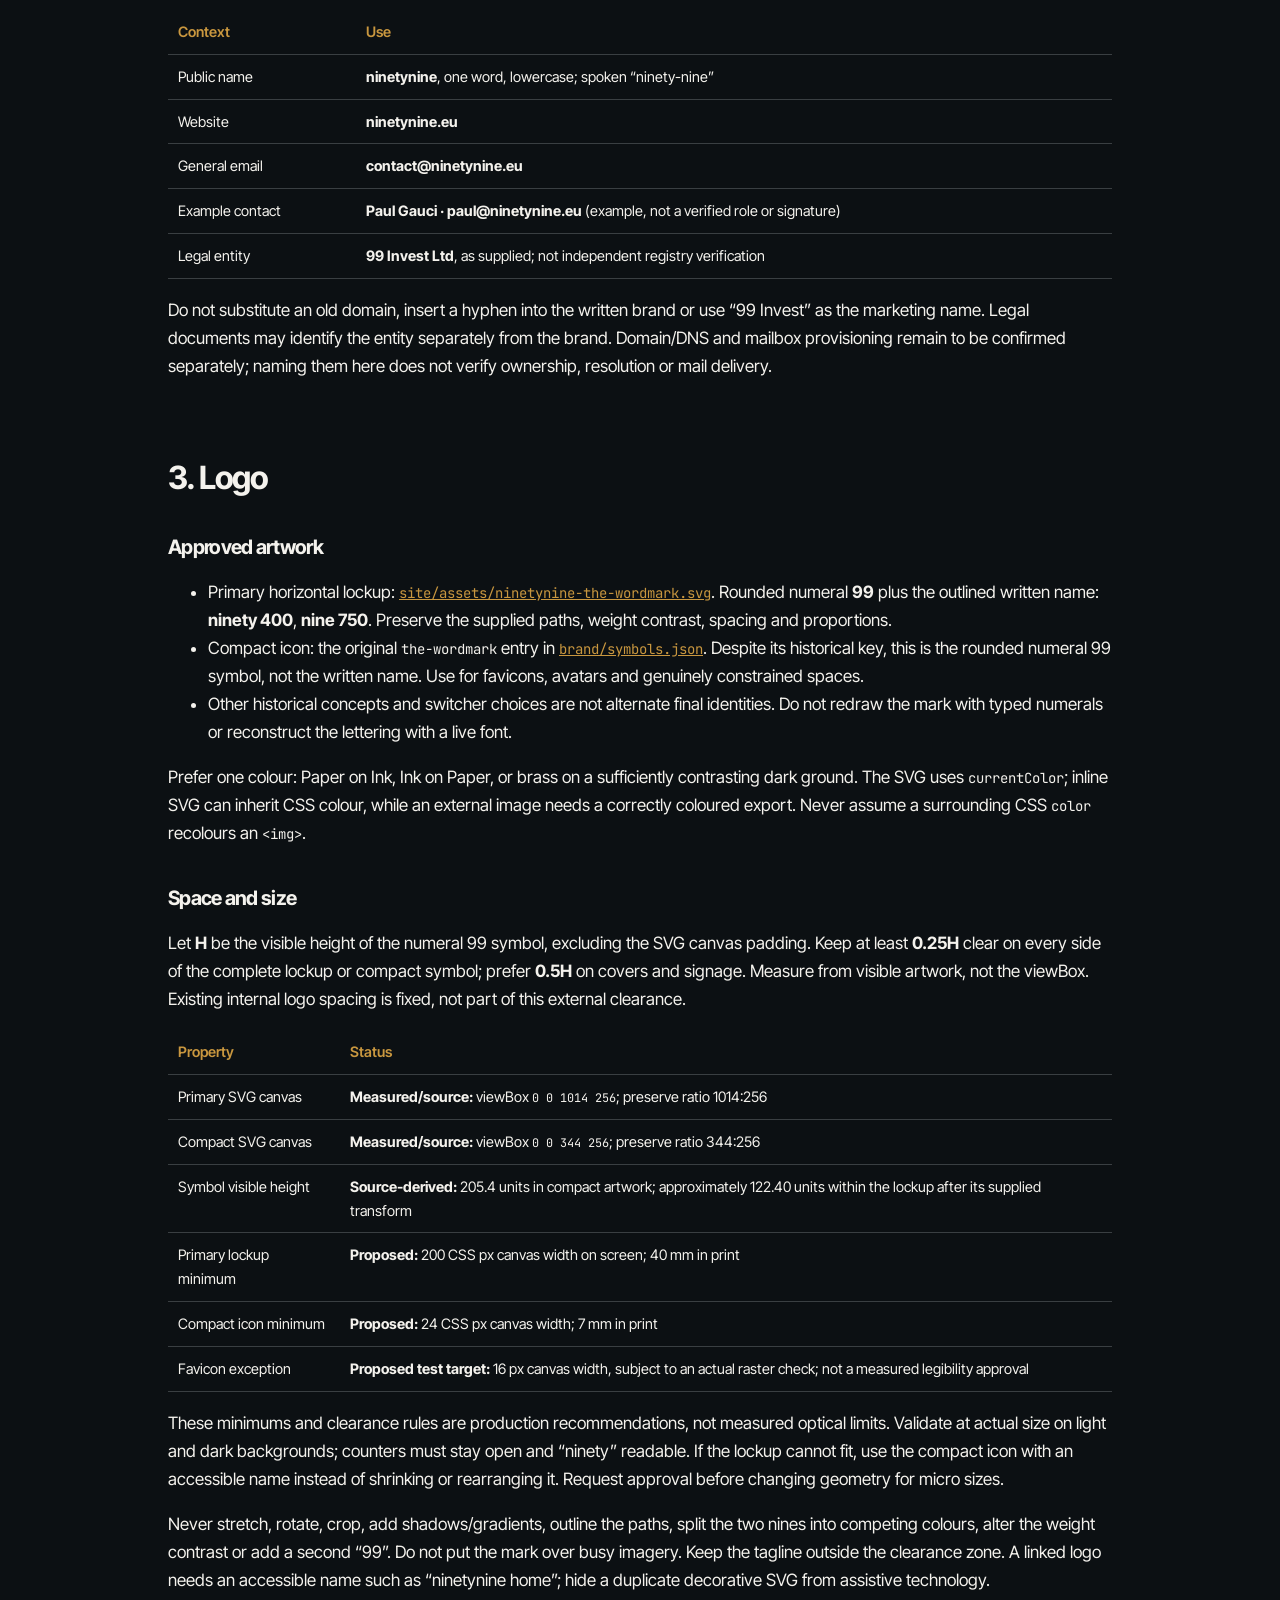
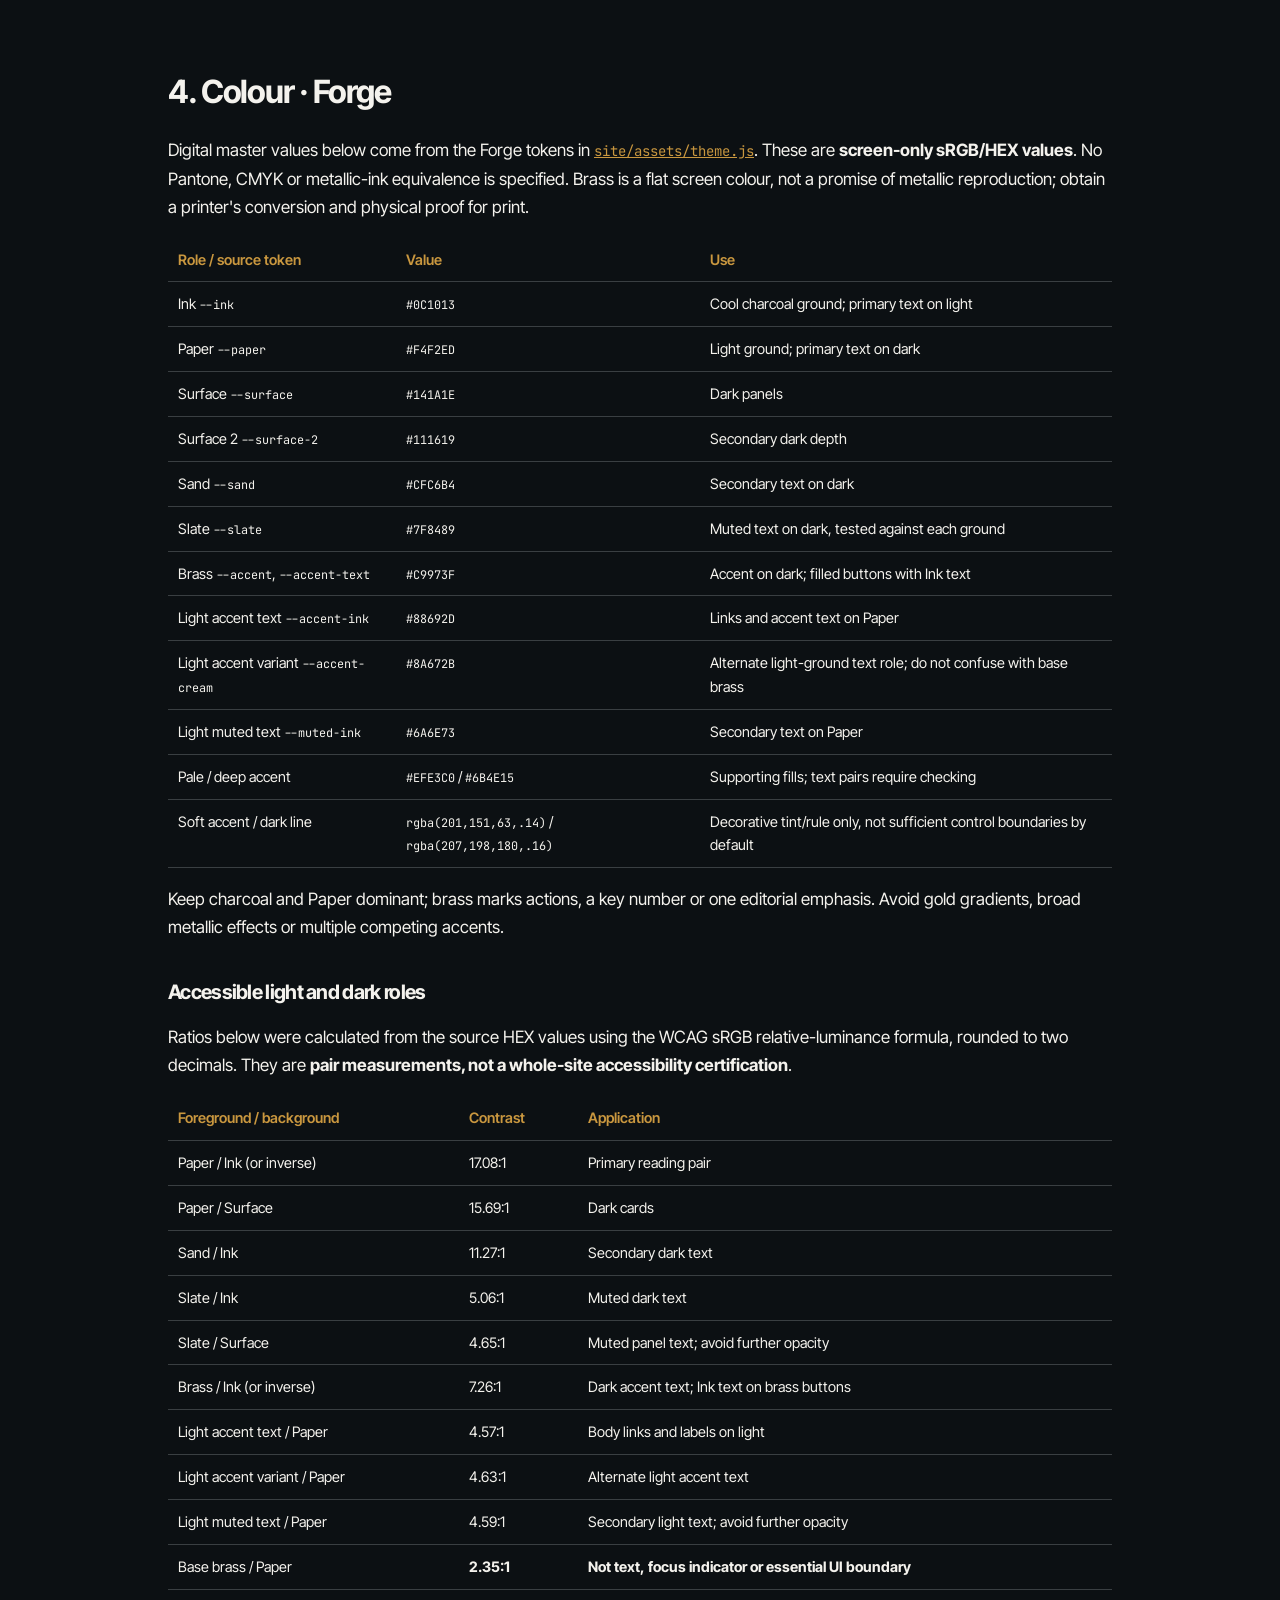
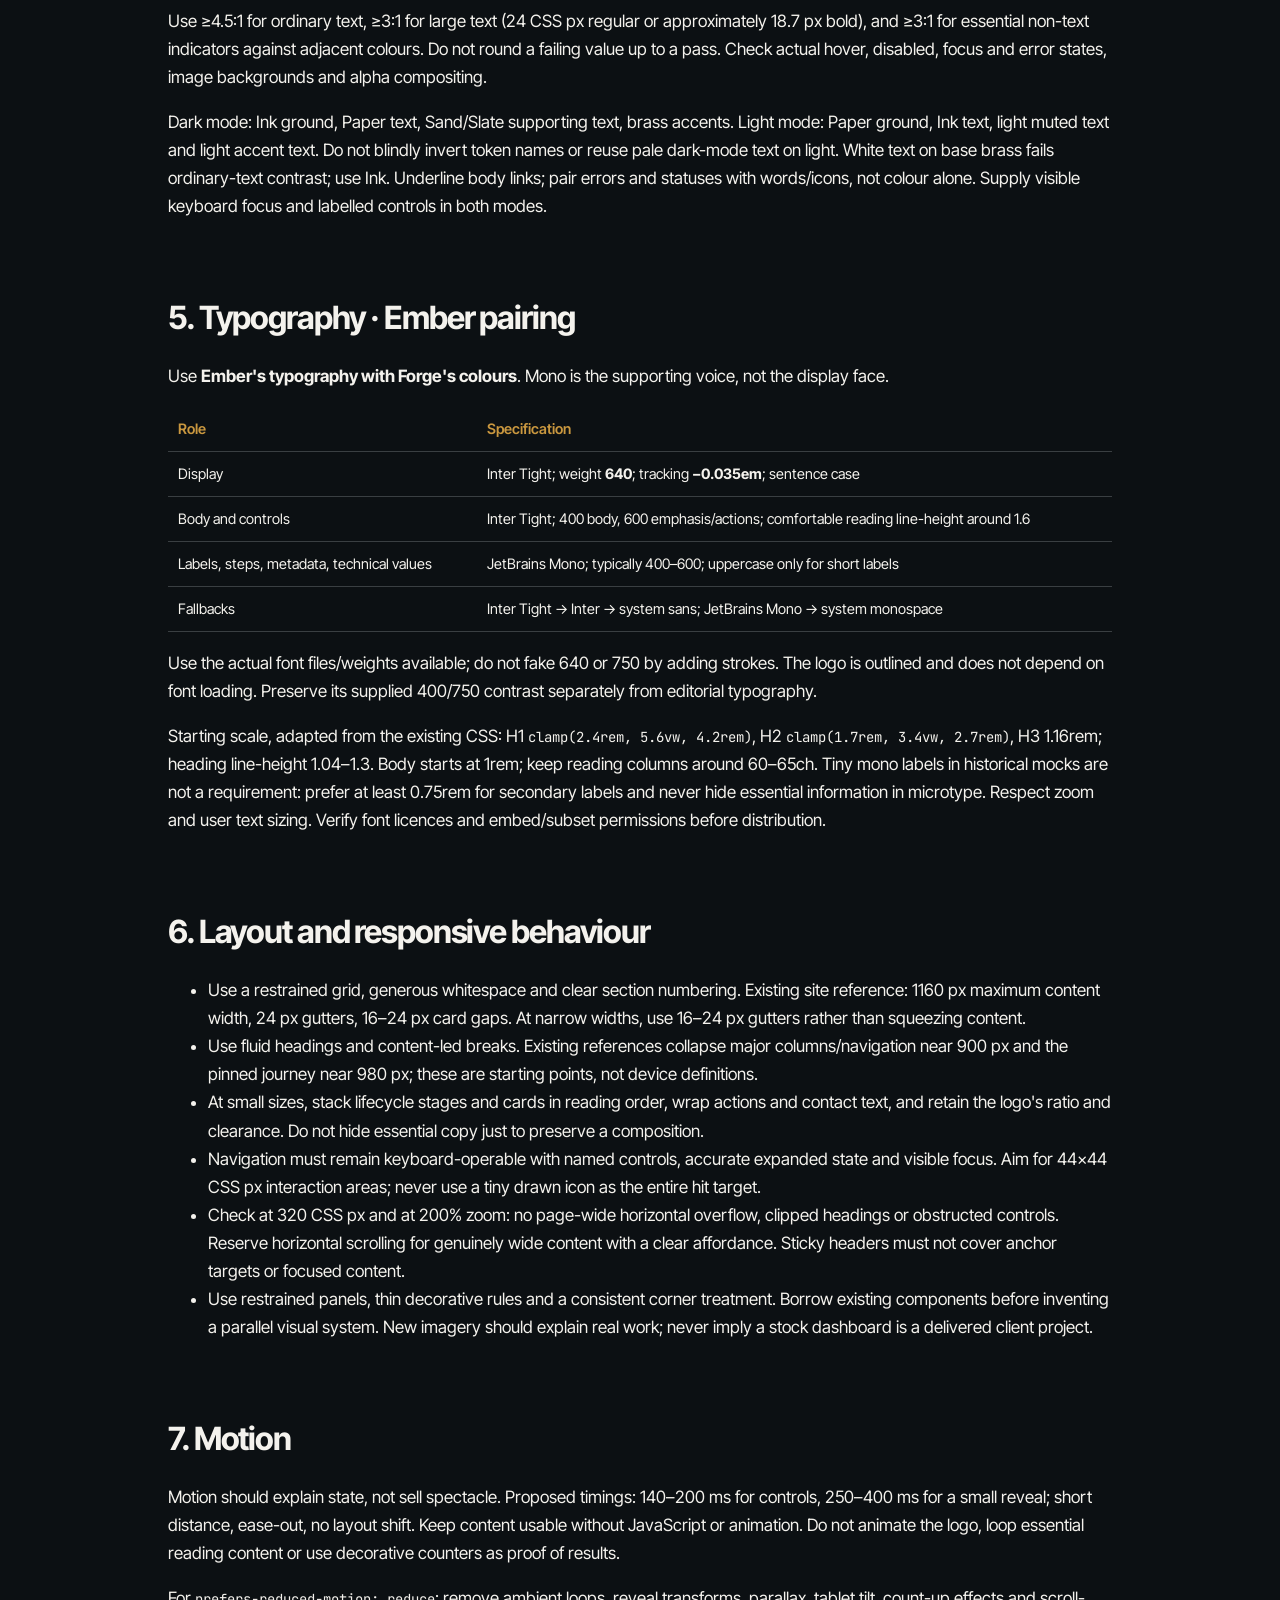
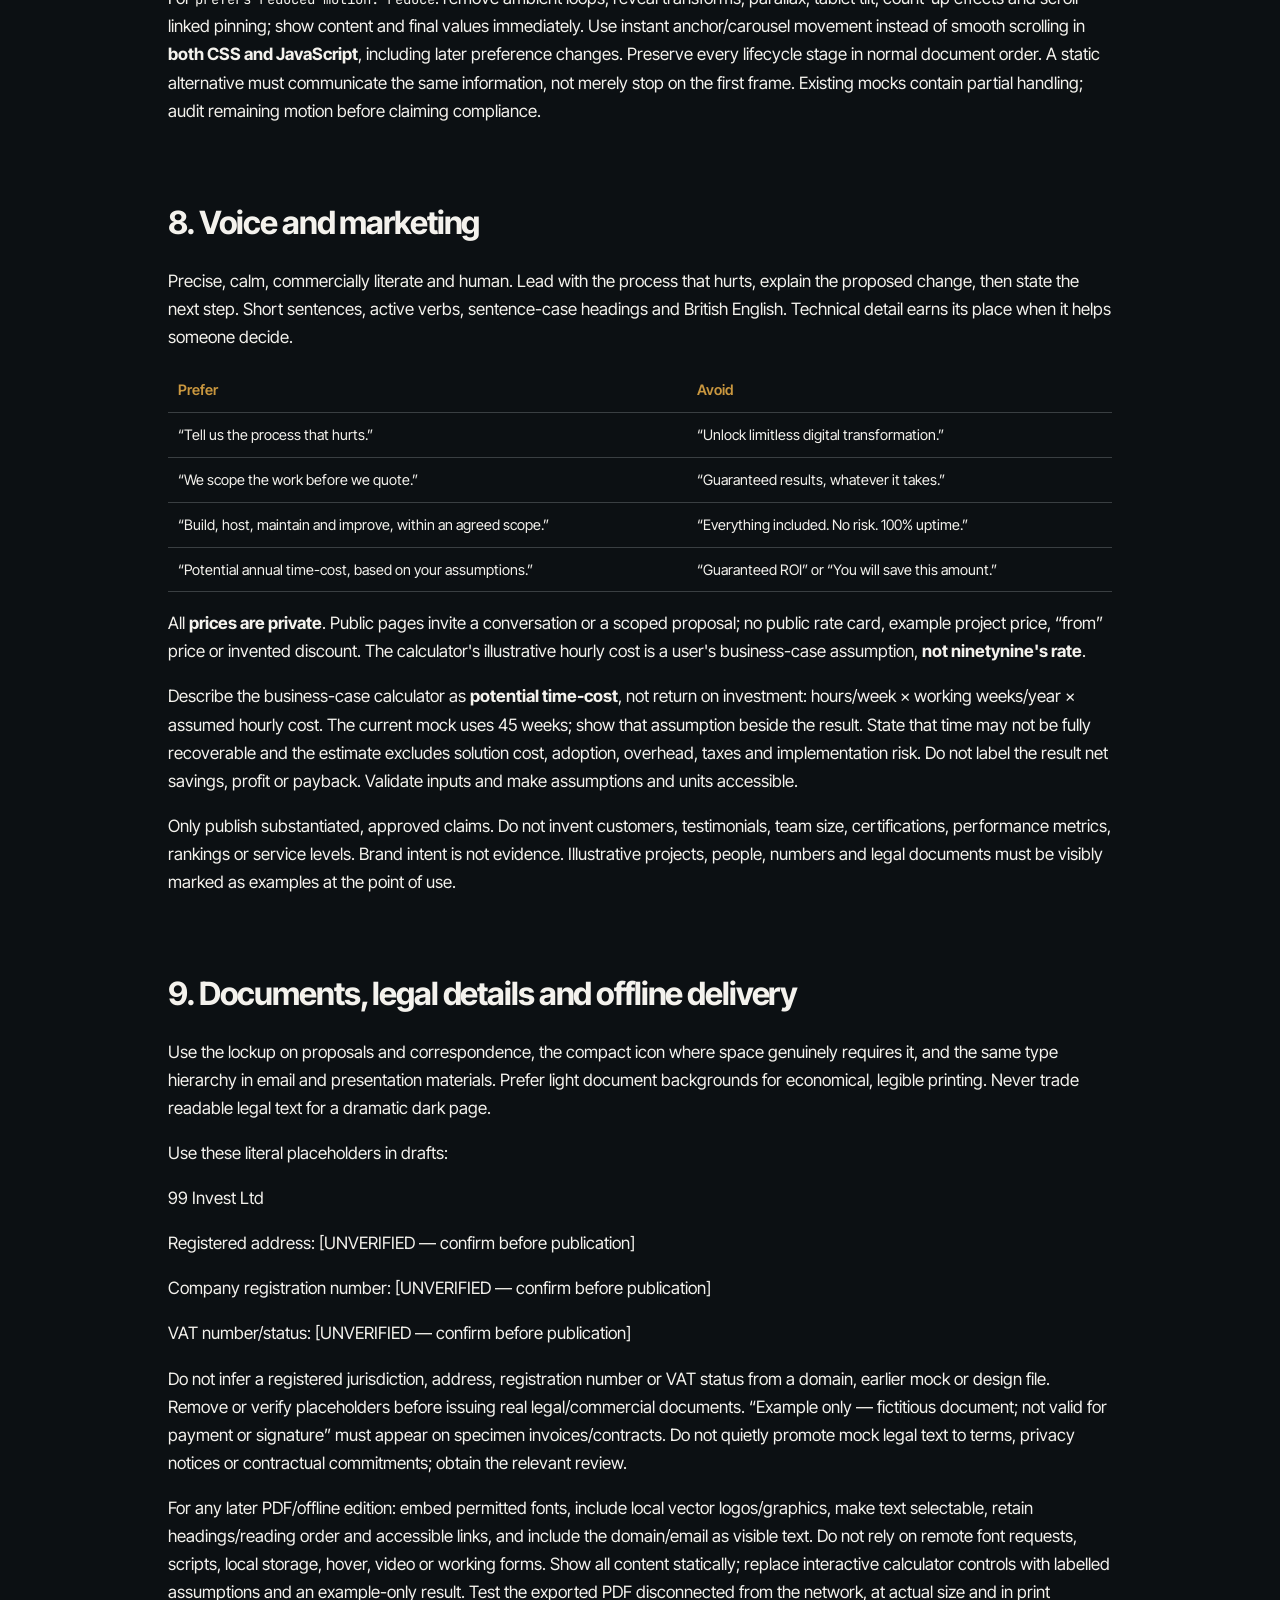
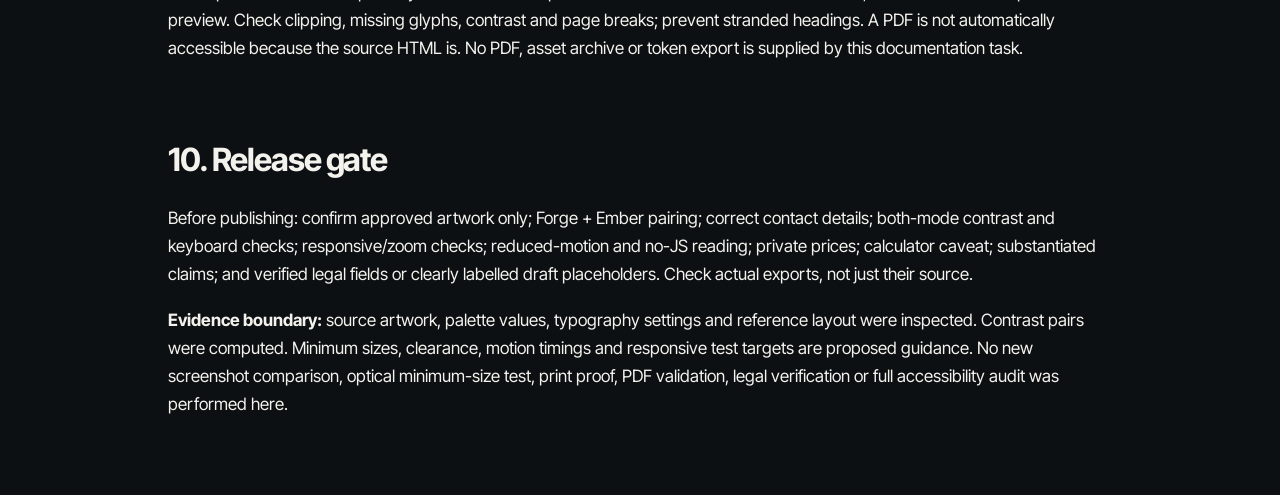
<file: brand-system/guidelines.html>
<!doctype html><html lang="en"><head><meta charset="utf-8"><meta name="viewport" content="width=device-width,initial-scale=1"><title>Brand guidelines — ninetynine</title><meta name="description" content="The approved ninetynine brand system: Forge colours, Inter Tight typography, rounded 99 symbol and mixed-weight wordmark."><link rel="icon" href="logos/symbol-brass.svg"><meta property="og:title" content="ninetynine — Brand guidelines"><meta property="og:description" content="One to ninety-nine. We start at one."><meta property="og:image" content="https://ninetynine.eu/og-image.png"><link rel="stylesheet" href="fonts/fonts.css"><style>*{box-sizing:border-box}body{margin:0;background:#0C1013;color:#F4F2ED;font:17px/1.65 "Inter Tight",Arial,sans-serif}main{max-width:1000px;margin:auto;padding:60px 28px}h1,h2,h3{letter-spacing:-.035em;line-height:1.12}h1{font-size:3.5rem}h2{font-size:2rem;margin-top:2.5em}h3{margin-top:2em}a{color:#C9973F}code{font: .82em "JetBrains Mono",monospace}table{width:100%;border-collapse:collapse;font-size:.85em}td{padding:10px;border-bottom:1px solid #7f848966;vertical-align:top}tr:first-child{font-weight:600;color:#C9973F}.hero-logo{width:min(520px,100%);color:#C9973F}.toolbar{display:flex;gap:16px;flex-wrap:wrap;padding:18px 0;border-bottom:1px solid #7f848944}.toolbar a{padding:8px 0}.notice{padding:18px;border:1px solid #7f848966;background:#141A1E}@media(max-width:600px){main{padding:30px 18px}h1{font-size:2.5rem}table{display:block;overflow:auto}}@media print{@page{size:A4;margin:18mm}body{background:white;color:#0C1013;font-size:10pt}main{padding:0;max-width:none}a{color:#88692D}.toolbar,.notice{display:none}h1{font-size:28pt}h2{font-size:18pt;break-after:avoid}h3{break-after:avoid}p,li,tr{break-inside:avoid}table{font-size:8pt}.hero-logo{color:#0C1013}tr:first-child{color:#88692D}}</style></head><body><main><div class="hero-logo"><svg xmlns="http://www.w3.org/2000/svg" viewBox="0 0 1014 256" role="img" aria-label="ninetynine"><title>the-wordmark + ninetynine</title><g transform="translate(16.00 51.72) scale(0.5959)"><path fill="currentColor" fill-rule="evenodd" transform="translate(28 15) scale(1.3)" d="M52 8 C23 8 4 28 4 56 C4 84 22 102 48 102 C60 102 70 98 77 90 C73 119 55 136 24 144 L32 166 C79 154 104 120 104 65 V57 C104 27 84 8 52 8 Z M52 31 C36 31 27 41 27 56 C27 71 37 80 52 80 C68 80 79 70 79 55 C79 40 69 31 52 31 Z" /><path fill="currentColor" fill-rule="evenodd" transform="translate(181 15) scale(1.3)" d="M52 8 C23 8 4 28 4 56 C4 84 22 102 48 102 C60 102 70 98 77 90 C73 119 55 136 24 144 L32 166 C79 154 104 120 104 65 V57 C104 27 84 8 52 8 Z M52 31 C36 31 27 41 27 56 C27 71 37 80 52 80 C68 80 79 70 79 55 C79 40 69 31 52 31 Z" /></g><g transform="translate(245 35.84) scale(.72)"><path xmlns="http://www.w3.org/2000/svg" fill="currentColor" data-part="ninety" data-weight="400" d="M38.37 118.2V190.82H20V70.01H37.72V89.03H39.45Q43.66 79.73 52.31 74.12Q60.95 68.5 74.68 68.5Q86.89 68.5 96.07 73.47Q105.26 78.44 110.39 88.54Q115.52 98.64 115.52 114.1V190.82H97.15V115.39Q97.15 101.24 89.7 93.19Q82.24 85.14 69.38 85.14Q60.52 85.14 53.5 89.03Q46.47 92.92 42.42 100.27Q38.37 107.61 38.37 118.2ZM138 190.82V70.01H156.37V190.82ZM147.29 49.91Q141.89 49.91 138 46.24Q134.11 42.56 134.11 37.38Q134.11 32.19 138 28.52Q141.89 24.84 147.29 24.84Q152.7 24.84 156.59 28.52Q160.48 32.19 160.48 37.38Q160.48 42.56 156.59 46.24Q152.7 49.91 147.29 49.91ZM197.22 118.2V190.82H178.85V70.01H196.57V89.03H198.3Q202.51 79.73 211.15 74.12Q219.8 68.5 233.52 68.5Q245.73 68.5 254.92 73.47Q264.1 78.44 269.24 88.54Q274.37 98.64 274.37 114.1V190.82H256V115.39Q256 101.24 248.54 93.19Q241.09 85.14 228.23 85.14Q219.37 85.14 212.34 89.03Q205.32 92.92 201.27 100.27Q197.22 107.61 197.22 118.2ZM347.42 193.41Q330.02 193.41 317.32 185.63Q304.62 177.85 297.82 163.86Q291.01 149.86 291.01 131.39Q291.01 112.8 297.71 98.64Q304.41 84.49 316.57 76.49Q328.72 68.5 345.04 68.5Q354.44 68.5 363.73 71.63Q373.03 74.76 380.64 81.79Q388.26 88.81 392.8 100.37Q397.34 111.94 397.34 128.79V136.79H304.19V120.8H387.29L378.75 126.85Q378.75 114.75 374.97 105.34Q371.19 95.94 363.68 90.54Q356.17 85.14 345.04 85.14Q333.91 85.14 325.97 90.59Q318.02 96.05 313.81 104.8Q309.6 113.56 309.6 123.61V134.2Q309.6 147.92 314.35 157.43Q319.1 166.94 327.64 171.85Q336.18 176.77 347.42 176.77Q354.66 176.77 360.6 174.66Q366.54 172.56 370.86 168.29Q375.19 164.02 377.46 157.75L395.39 162.94Q392.58 172.02 385.94 178.88Q379.29 185.74 369.46 189.58Q359.63 193.41 347.42 193.41ZM465.85 70.01V85.79H403.39V70.01ZM421.54 41.27H439.91V156.24Q439.91 165.64 443.8 170.02Q447.69 174.39 456.12 174.39Q457.96 174.39 459.96 174.18Q461.96 173.96 464.33 173.53L468.22 190.17Q465.63 191.14 461.9 191.74Q458.18 192.33 454.39 192.33Q439.81 192.33 430.67 183.69Q421.54 175.04 421.54 161.21ZM494.16 235.99Q489.4 236.09 485.73 235.34Q482.06 234.58 480.54 233.83L485.3 217.62L487.13 218.05Q496.43 220.21 502.75 217.13Q509.07 214.05 513.83 200.98L517.28 191.47L472.76 70.01H492.86L526.14 166.4H527.44L560.72 70.01H580.82L529.6 208.32Q526.14 217.72 521.07 223.88Q515.99 230.04 509.29 233.01Q502.59 235.99 494.16 235.99Z" /><path xmlns="http://www.w3.org/2000/svg" fill="currentColor" data-part="nine" data-weight="750" d="M627.29 121.53V190.82H591.37V70.01H626.79V91.9H627.91Q631.98 81.02 640.96 74.76Q649.95 68.5 663.44 68.5Q676.11 68.5 685.48 74.07Q694.86 79.65 700.03 89.87Q705.2 100.08 705.2 113.95V190.82H669.28V120.69Q669.28 110.16 663.86 104.16Q658.45 98.15 648.84 98.15Q642.48 98.15 637.61 100.94Q632.74 103.73 630.01 108.93Q627.29 114.12 627.29 121.53ZM722.87 190.82V70.01H758.79V190.82ZM740.79 55.36Q732.97 55.36 727.41 50.18Q721.86 44.99 721.86 37.68Q721.86 30.3 727.41 25.15Q732.97 20 740.79 20Q748.61 20 754.17 25.15Q759.72 30.3 759.72 37.64Q759.72 44.98 754.17 50.17Q748.61 55.36 740.79 55.36ZM812.39 121.53V190.82H776.47V70.01H811.89V91.9H813.02Q817.08 81.02 826.06 74.76Q835.05 68.5 848.55 68.5Q861.21 68.5 870.58 74.07Q879.96 79.65 885.13 89.87Q890.3 100.08 890.3 113.95V190.82H854.38V120.69Q854.38 110.16 848.97 104.16Q843.55 98.15 833.95 98.15Q827.58 98.15 822.71 100.94Q817.85 103.73 815.12 108.93Q812.39 114.12 812.39 121.53ZM963.69 193.11Q944.93 193.11 931.33 185.59Q917.72 178.08 910.46 164.12Q903.2 150.17 903.2 130.93Q903.2 112.27 910.47 98.23Q917.74 84.19 930.99 76.34Q944.24 68.5 962.22 68.5Q974.65 68.5 985.19 72.42Q995.73 76.35 1003.54 84.09Q1011.35 91.84 1015.66 103.32Q1019.97 114.81 1019.97 130V139.36H916.54V117.92H1002.73L985.95 123.22Q985.95 114.44 983.3 108.11Q980.66 101.77 975.45 98.29Q970.25 94.82 962.53 94.82Q954.8 94.82 949.47 98.31Q944.13 101.8 941.36 107.94Q938.58 114.09 938.58 122.24V137.52Q938.58 146.63 941.78 153.19Q944.99 159.75 950.8 163.27Q956.61 166.79 964.3 166.79Q969.57 166.79 973.89 165.28Q978.2 163.78 981.32 160.84Q984.43 157.89 986.02 153.67L1019.08 155.22Q1016.8 166.72 1009.55 175.25Q1002.3 183.77 990.69 188.44Q979.08 193.11 963.69 193.11Z" /></g></svg></div><nav class="toolbar"><a href="site/home">Website preview</a><a href="collateral">Collateral</a><a href="downloads/brand-guidelines.pdf">Guidelines PDF</a><a href="downloads/brand-system.zip">Claude brand-system ZIP</a><a href="downloads/company-activities.pdf">Company activities PDF</a></nav><p class="notice">Approved identity: Forge colours + Ember fonts · ninetynine.eu. Legal and company-registration details remain fictional pending confirmation. Domain/DNS and mailboxes are not provisioned by this handoff.</p><h1>ninetynine</h1>
<h2>Identity guidelines · final direction</h2>
<p>One identity: rounded <strong>99</strong> symbol + <strong>ninetynine</strong>, Forge colours, Ember typography. The approved logo was confirmed by the supplied screenshot (approval context, not a new visual test here). This guide specifies the final direction; it does not certify the current website or promise an asset package exists.</p>
<h2>1. Purpose and story</h2>
<p><strong>One to ninety-nine. We start at one.</strong></p>
<p>ninetynine helps companies digitalise how they actually work: not just a repository at handover, but a system that can be used, operated and improved. The audience is founders, technical leaders and procurement teams who need clear ownership, not another translation layer.</p>
<p>The count starts before launch: the first conversation, understanding the process, scoping, architecture and a hosting plan. It continues through design, software development, testing and delivery into hosting, maintenance, enhancement and growth. A system becomes infrastructure; launch is a milestone, not the end of the relationship. When one count ends, the next improvement starts.</p>
<p><strong>99 is not a completion percentage, uptime figure or service guarantee.</strong> It expresses continuity and continual improvement, not “almost finished”. Do not reduce the story to rescuing the last 1% of someone else&#x27;s project. Specific responsibilities, support coverage and outcomes belong in the agreed scope, not an absolute brand promise.</p>
<p>Three behaviours make the story practical:</p>
<ul>
<li><strong>Engineered:</strong> write down the problem, assumptions and definition of done.</li>
<li><strong>Whole lifecycle:</strong> explain ownership from scope to operation and enhancement; do not imply uncontracted services are included.</li>
<li><strong>Human:</strong> plain words, direct advice and early conversations about trade-offs. Precision need not feel cold.</li>
</ul>
<p>Suggested short description: “Software built around how you work — from scoping and delivery to hosting and continual improvement.”</p>
<h2>2. Name and contact</h2>
<table>
<tr><td>Context</td><td>Use</td></tr>
<tr><td>Public name</td><td><strong>ninetynine</strong>, one word, lowercase; spoken “ninety-nine”</td></tr>
<tr><td>Website</td><td><strong>ninetynine.eu</strong></td></tr>
<tr><td>General email</td><td><strong>contact@ninetynine.eu</strong></td></tr>
<tr><td>Example contact</td><td><strong>Paul Gauci · paul@ninetynine.eu</strong> (example, not a verified role or signature)</td></tr>
<tr><td>Legal entity</td><td><strong>99 Invest Ltd</strong>, as supplied; not independent registry verification</td></tr>
</table>
<p>Do not substitute an old domain, insert a hyphen into the written brand or use “99 Invest” as the marketing name. Legal documents may identify the entity separately from the brand. Domain/DNS and mailbox provisioning remain to be confirmed separately; naming them here does not verify ownership, resolution or mail delivery.</p>
<h2>3. Logo</h2>
<h3>Approved artwork</h3>
<ul>
<li>Primary horizontal lockup: <a href="assets/ninetynine-the-wordmark.svg"><code>site/assets/ninetynine-the-wordmark.svg</code></a>. Rounded numeral <strong>99</strong> plus the outlined written name: <strong>ninety 400</strong>, <strong>nine 750</strong>. Preserve the supplied paths, weight contrast, spacing and proportions.</li>
<li>Compact icon: the original <strong><code>the-wordmark</code></strong> entry in <a href="../brand/symbols.json"><code>brand/symbols.json</code></a>. Despite its historical key, this is the rounded numeral 99 symbol, not the written name. Use for favicons, avatars and genuinely constrained spaces.</li>
<li>Other historical concepts and switcher choices are not alternate final identities. Do not redraw the mark with typed numerals or reconstruct the lettering with a live font.</li>
</ul>
<p>Prefer one colour: Paper on Ink, Ink on Paper, or brass on a sufficiently contrasting dark ground. The SVG uses <code>currentColor</code>; inline SVG can inherit CSS colour, while an external image needs a correctly coloured export. Never assume a surrounding CSS <code>color</code> recolours an <code>&lt;img&gt;</code>.</p>
<h3>Space and size</h3>
<p>Let <strong>H</strong> be the visible height of the numeral 99 symbol, excluding the SVG canvas padding. Keep at least <strong>0.25H</strong> clear on every side of the complete lockup or compact symbol; prefer <strong>0.5H</strong> on covers and signage. Measure from visible artwork, not the viewBox. Existing internal logo spacing is fixed, not part of this external clearance.</p>
<table>
<tr><td>Property</td><td>Status</td></tr>
<tr><td>Primary SVG canvas</td><td><strong>Measured/source:</strong> viewBox <code>0 0 1014 256</code>; preserve ratio 1014:256</td></tr>
<tr><td>Compact SVG canvas</td><td><strong>Measured/source:</strong> viewBox <code>0 0 344 256</code>; preserve ratio 344:256</td></tr>
<tr><td>Symbol visible height</td><td><strong>Source-derived:</strong> 205.4 units in compact artwork; approximately 122.40 units within the lockup after its supplied transform</td></tr>
<tr><td>Primary lockup minimum</td><td><strong>Proposed:</strong> 200 CSS px canvas width on screen; 40 mm in print</td></tr>
<tr><td>Compact icon minimum</td><td><strong>Proposed:</strong> 24 CSS px canvas width; 7 mm in print</td></tr>
<tr><td>Favicon exception</td><td><strong>Proposed test target:</strong> 16 px canvas width, subject to an actual raster check; not a measured legibility approval</td></tr>
</table>
<p>These minimums and clearance rules are production recommendations, not measured optical limits. Validate at actual size on light and dark backgrounds; counters must stay open and “ninety” readable. If the lockup cannot fit, use the compact icon with an accessible name instead of shrinking or rearranging it. Request approval before changing geometry for micro sizes.</p>
<p>Never stretch, rotate, crop, add shadows/gradients, outline the paths, split the two nines into competing colours, alter the weight contrast or add a second “99”. Do not put the mark over busy imagery. Keep the tagline outside the clearance zone. A linked logo needs an accessible name such as “ninetynine home”; hide a duplicate decorative SVG from assistive technology.</p>
<h2>4. Colour · Forge</h2>
<p>Digital master values below come from the Forge tokens in <a href="assets/theme.js"><code>site/assets/theme.js</code></a>. These are <strong>screen-only sRGB/HEX values</strong>. No Pantone, CMYK or metallic-ink equivalence is specified. Brass is a flat screen colour, not a promise of metallic reproduction; obtain a printer&#x27;s conversion and physical proof for print.</p>
<table>
<tr><td>Role / source token</td><td>Value</td><td>Use</td></tr>
<tr><td>Ink <code>--ink</code></td><td><code>#0C1013</code></td><td>Cool charcoal ground; primary text on light</td></tr>
<tr><td>Paper <code>--paper</code></td><td><code>#F4F2ED</code></td><td>Light ground; primary text on dark</td></tr>
<tr><td>Surface <code>--surface</code></td><td><code>#141A1E</code></td><td>Dark panels</td></tr>
<tr><td>Surface 2 <code>--surface-2</code></td><td><code>#111619</code></td><td>Secondary dark depth</td></tr>
<tr><td>Sand <code>--sand</code></td><td><code>#CFC6B4</code></td><td>Secondary text on dark</td></tr>
<tr><td>Slate <code>--slate</code></td><td><code>#7F8489</code></td><td>Muted text on dark, tested against each ground</td></tr>
<tr><td>Brass <code>--accent</code>, <code>--accent-text</code></td><td><code>#C9973F</code></td><td>Accent on dark; filled buttons with Ink text</td></tr>
<tr><td>Light accent text <code>--accent-ink</code></td><td><code>#88692D</code></td><td>Links and accent text on Paper</td></tr>
<tr><td>Light accent variant <code>--accent-cream</code></td><td><code>#8A672B</code></td><td>Alternate light-ground text role; do not confuse with base brass</td></tr>
<tr><td>Light muted text <code>--muted-ink</code></td><td><code>#6A6E73</code></td><td>Secondary text on Paper</td></tr>
<tr><td>Pale / deep accent</td><td><code>#EFE3C0</code> / <code>#6B4E15</code></td><td>Supporting fills; text pairs require checking</td></tr>
<tr><td>Soft accent / dark line</td><td><code>rgba(201,151,63,.14)</code> / <code>rgba(207,198,180,.16)</code></td><td>Decorative tint/rule only, not sufficient control boundaries by default</td></tr>
</table>
<p>Keep charcoal and Paper dominant; brass marks actions, a key number or one editorial emphasis. Avoid gold gradients, broad metallic effects or multiple competing accents.</p>
<h3>Accessible light and dark roles</h3>
<p>Ratios below were calculated from the source HEX values using the WCAG sRGB relative-luminance formula, rounded to two decimals. They are <strong>pair measurements, not a whole-site accessibility certification</strong>.</p>
<table>
<tr><td>Foreground / background</td><td>Contrast</td><td>Application</td></tr>
<tr><td>Paper / Ink (or inverse)</td><td>17.08:1</td><td>Primary reading pair</td></tr>
<tr><td>Paper / Surface</td><td>15.69:1</td><td>Dark cards</td></tr>
<tr><td>Sand / Ink</td><td>11.27:1</td><td>Secondary dark text</td></tr>
<tr><td>Slate / Ink</td><td>5.06:1</td><td>Muted dark text</td></tr>
<tr><td>Slate / Surface</td><td>4.65:1</td><td>Muted panel text; avoid further opacity</td></tr>
<tr><td>Brass / Ink (or inverse)</td><td>7.26:1</td><td>Dark accent text; Ink text on brass buttons</td></tr>
<tr><td>Light accent text / Paper</td><td>4.57:1</td><td>Body links and labels on light</td></tr>
<tr><td>Light accent variant / Paper</td><td>4.63:1</td><td>Alternate light accent text</td></tr>
<tr><td>Light muted text / Paper</td><td>4.59:1</td><td>Secondary light text; avoid further opacity</td></tr>
<tr><td>Base brass / Paper</td><td><strong>2.35:1</strong></td><td><strong>Not text, focus indicator or essential UI boundary</strong></td></tr>
</table>
<p>Use ≥4.5:1 for ordinary text, ≥3:1 for large text (24 CSS px regular or approximately 18.7 px bold), and ≥3:1 for essential non-text indicators against adjacent colours. Do not round a failing value up to a pass. Check actual hover, disabled, focus and error states, image backgrounds and alpha compositing.</p>
<p>Dark mode: Ink ground, Paper text, Sand/Slate supporting text, brass accents. Light mode: Paper ground, Ink text, light muted text and light accent text. Do not blindly invert token names or reuse pale dark-mode text on light. White text on base brass fails ordinary-text contrast; use Ink. Underline body links; pair errors and statuses with words/icons, not colour alone. Supply visible keyboard focus and labelled controls in both modes.</p>
<h2>5. Typography · Ember pairing</h2>
<p>Use <strong>Ember&#x27;s typography with Forge&#x27;s colours</strong>. Mono is the supporting voice, not the display face.</p>
<table>
<tr><td>Role</td><td>Specification</td></tr>
<tr><td>Display</td><td>Inter Tight; weight <strong>640</strong>; tracking <strong>−0.035em</strong>; sentence case</td></tr>
<tr><td>Body and controls</td><td>Inter Tight; 400 body, 600 emphasis/actions; comfortable reading line-height around 1.6</td></tr>
<tr><td>Labels, steps, metadata, technical values</td><td>JetBrains Mono; typically 400–600; uppercase only for short labels</td></tr>
<tr><td>Fallbacks</td><td>Inter Tight → Inter → system sans; JetBrains Mono → system monospace</td></tr>
</table>
<p>Use the actual font files/weights available; do not fake 640 or 750 by adding strokes. The logo is outlined and does not depend on font loading. Preserve its supplied 400/750 contrast separately from editorial typography.</p>
<p>Starting scale, adapted from the existing CSS: H1 <code>clamp(2.4rem, 5.6vw, 4.2rem)</code>, H2 <code>clamp(1.7rem, 3.4vw, 2.7rem)</code>, H3 1.16rem; heading line-height 1.04–1.3. Body starts at 1rem; keep reading columns around 60–65ch. Tiny mono labels in historical mocks are not a requirement: prefer at least 0.75rem for secondary labels and never hide essential information in microtype. Respect zoom and user text sizing. Verify font licences and embed/subset permissions before distribution.</p>
<h2>6. Layout and responsive behaviour</h2>
<ul>
<li>Use a restrained grid, generous whitespace and clear section numbering. Existing site reference: 1160 px maximum content width, 24 px gutters, 16–24 px card gaps. At narrow widths, use 16–24 px gutters rather than squeezing content.</li>
<li>Use fluid headings and content-led breaks. Existing references collapse major columns/navigation near 900 px and the pinned journey near 980 px; these are starting points, not device definitions.</li>
<li>At small sizes, stack lifecycle stages and cards in reading order, wrap actions and contact text, and retain the logo&#x27;s ratio and clearance. Do not hide essential copy just to preserve a composition.</li>
<li>Navigation must remain keyboard-operable with named controls, accurate expanded state and visible focus. Aim for 44×44 CSS px interaction areas; never use a tiny drawn icon as the entire hit target.</li>
<li>Check at 320 CSS px and at 200% zoom: no page-wide horizontal overflow, clipped headings or obstructed controls. Reserve horizontal scrolling for genuinely wide content with a clear affordance. Sticky headers must not cover anchor targets or focused content.</li>
<li>Use restrained panels, thin decorative rules and a consistent corner treatment. Borrow existing components before inventing a parallel visual system. New imagery should explain real work; never imply a stock dashboard is a delivered client project.</li>
</ul>
<h2>7. Motion</h2>
<p>Motion should explain state, not sell spectacle. Proposed timings: 140–200 ms for controls, 250–400 ms for a small reveal; short distance, ease-out, no layout shift. Keep content usable without JavaScript or animation. Do not animate the logo, loop essential reading content or use decorative counters as proof of results.</p>
<p>For <code>prefers-reduced-motion: reduce</code>: remove ambient loops, reveal transforms, parallax, tablet tilt, count-up effects and scroll-linked pinning; show content and final values immediately. Use instant anchor/carousel movement instead of smooth scrolling in <strong>both CSS and JavaScript</strong>, including later preference changes. Preserve every lifecycle stage in normal document order. A static alternative must communicate the same information, not merely stop on the first frame. Existing mocks contain partial handling; audit remaining motion before claiming compliance.</p>
<h2>8. Voice and marketing</h2>
<p>Precise, calm, commercially literate and human. Lead with the process that hurts, explain the proposed change, then state the next step. Short sentences, active verbs, sentence-case headings and British English. Technical detail earns its place when it helps someone decide.</p>
<table>
<tr><td>Prefer</td><td>Avoid</td></tr>
<tr><td>“Tell us the process that hurts.”</td><td>“Unlock limitless digital transformation.”</td></tr>
<tr><td>“We scope the work before we quote.”</td><td>“Guaranteed results, whatever it takes.”</td></tr>
<tr><td>“Build, host, maintain and improve, within an agreed scope.”</td><td>“Everything included. No risk. 100% uptime.”</td></tr>
<tr><td>“Potential annual time-cost, based on your assumptions.”</td><td>“Guaranteed ROI” or “You will save this amount.”</td></tr>
</table>
<p>All <strong>prices are private</strong>. Public pages invite a conversation or a scoped proposal; no public rate card, example project price, “from” price or invented discount. The calculator&#x27;s illustrative hourly cost is a user&#x27;s business-case assumption, <strong>not ninetynine&#x27;s rate</strong>.</p>
<p>Describe the business-case calculator as <strong>potential time-cost</strong>, not return on investment: hours/week × working weeks/year × assumed hourly cost. The current mock uses 45 weeks; show that assumption beside the result. State that time may not be fully recoverable and the estimate excludes solution cost, adoption, overhead, taxes and implementation risk. Do not label the result net savings, profit or payback. Validate inputs and make assumptions and units accessible.</p>
<p>Only publish substantiated, approved claims. Do not invent customers, testimonials, team size, certifications, performance metrics, rankings or service levels. Brand intent is not evidence. Illustrative projects, people, numbers and legal documents must be visibly marked as examples at the point of use.</p>
<h2>9. Documents, legal details and offline delivery</h2>
<p>Use the lockup on proposals and correspondence, the compact icon where space genuinely requires it, and the same type hierarchy in email and presentation materials. Prefer light document backgrounds for economical, legible printing. Never trade readable legal text for a dramatic dark page.</p>
<p>Use these literal placeholders in drafts:</p>
<p>99 Invest Ltd  </p>
<p>Registered address: [UNVERIFIED — confirm before publication]  </p>
<p>Company registration number: [UNVERIFIED — confirm before publication]  </p>
<p>VAT number/status: [UNVERIFIED — confirm before publication]</p>
<p>Do not infer a registered jurisdiction, address, registration number or VAT status from a domain, earlier mock or design file. Remove or verify placeholders before issuing real legal/commercial documents. “Example only — fictitious document; not valid for payment or signature” must appear on specimen invoices/contracts. Do not quietly promote mock legal text to terms, privacy notices or contractual commitments; obtain the relevant review.</p>
<p>For any later PDF/offline edition: embed permitted fonts, include local vector logos/graphics, make text selectable, retain headings/reading order and accessible links, and include the domain/email as visible text. Do not rely on remote font requests, scripts, local storage, hover, video or working forms. Show all content statically; replace interactive calculator controls with labelled assumptions and an example-only result. Test the exported PDF disconnected from the network, at actual size and in print preview. Check clipping, missing glyphs, contrast and page breaks; prevent stranded headings. A PDF is not automatically accessible because the source HTML is. No PDF, asset archive or token export is supplied by this documentation task.</p>
<h2>10. Release gate</h2>
<p>Before publishing: confirm approved artwork only; Forge + Ember pairing; correct contact details; both-mode contrast and keyboard checks; responsive/zoom checks; reduced-motion and no-JS reading; private prices; calculator caveat; substantiated claims; and verified legal fields or clearly labelled draft placeholders. Check actual exports, not just their source.</p>
<p><strong>Evidence boundary:</strong> source artwork, palette values, typography settings and reference layout were inspected. Contrast pairs were computed. Minimum sizes, clearance, motion timings and responsive test targets are proposed guidance. No new screenshot comparison, optical minimum-size test, print proof, PDF validation, legal verification or full accessibility audit was performed here.</p></main></body></html>
</file>
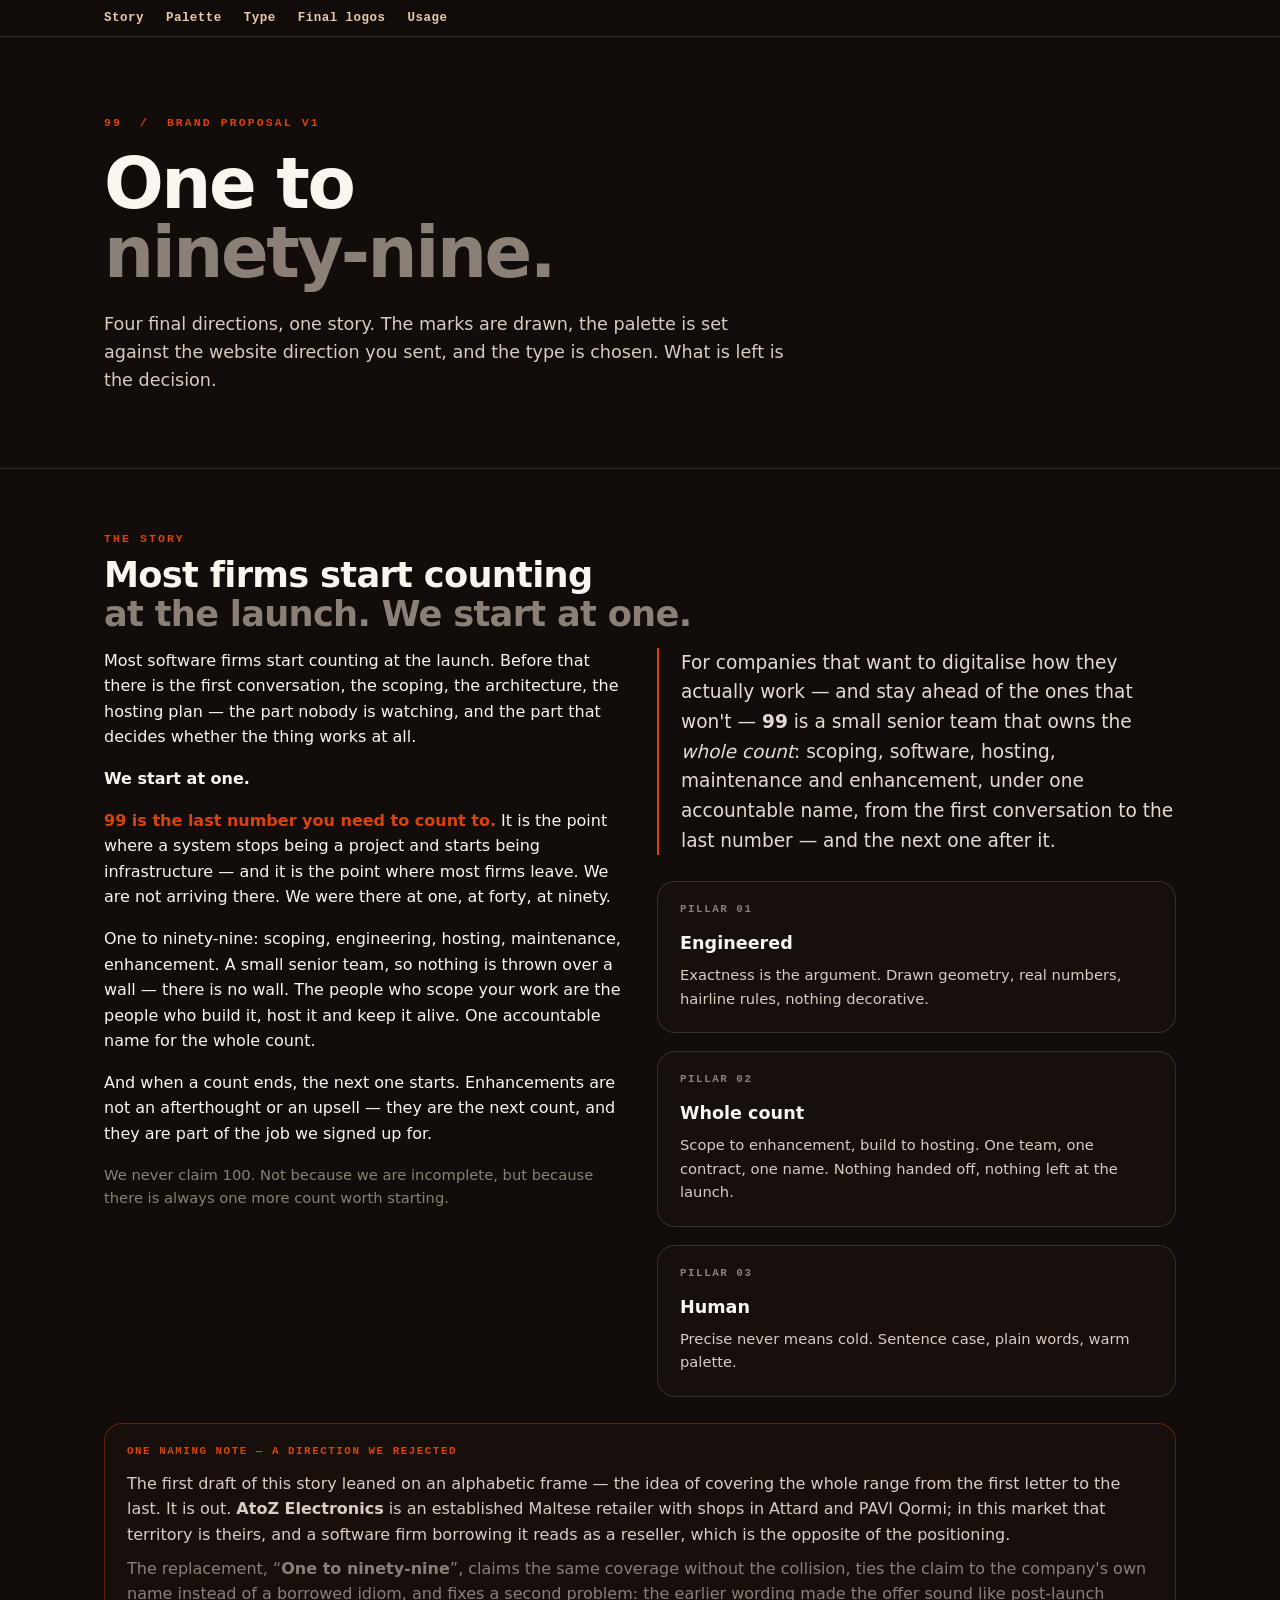
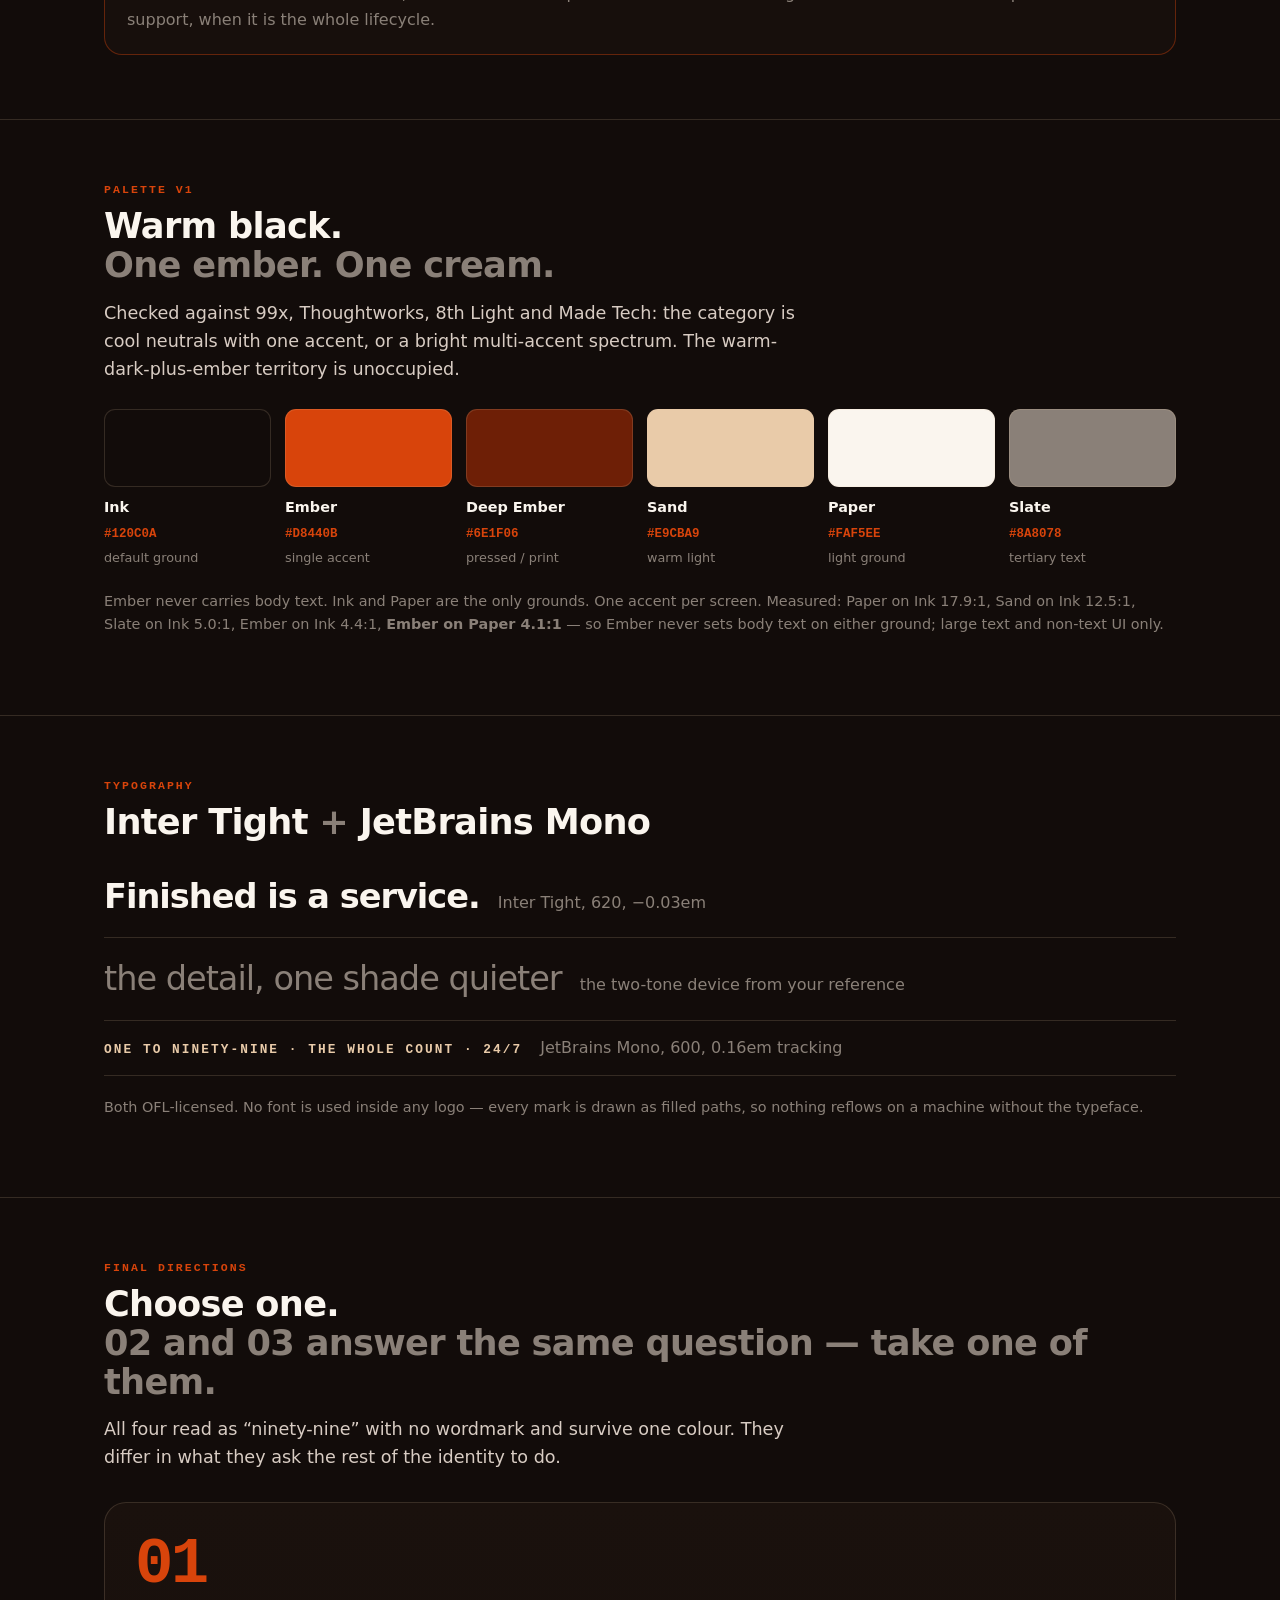
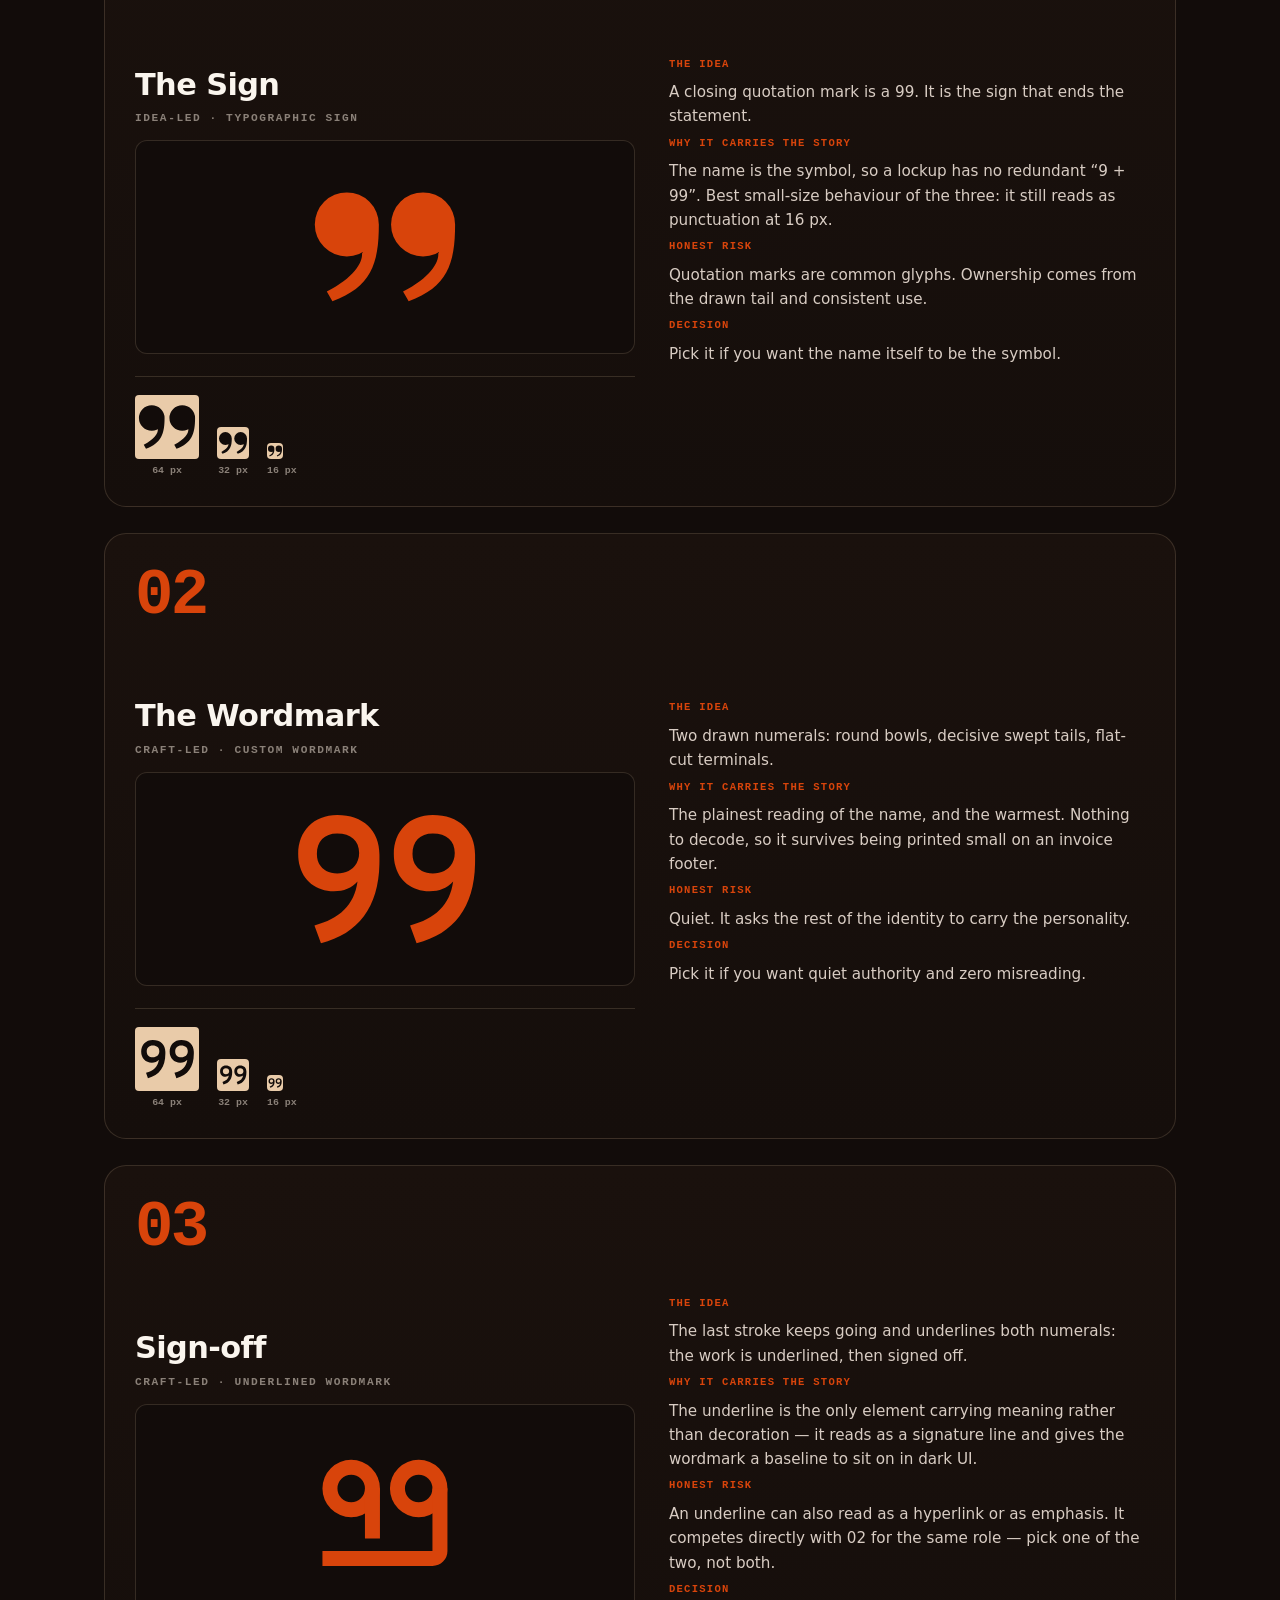
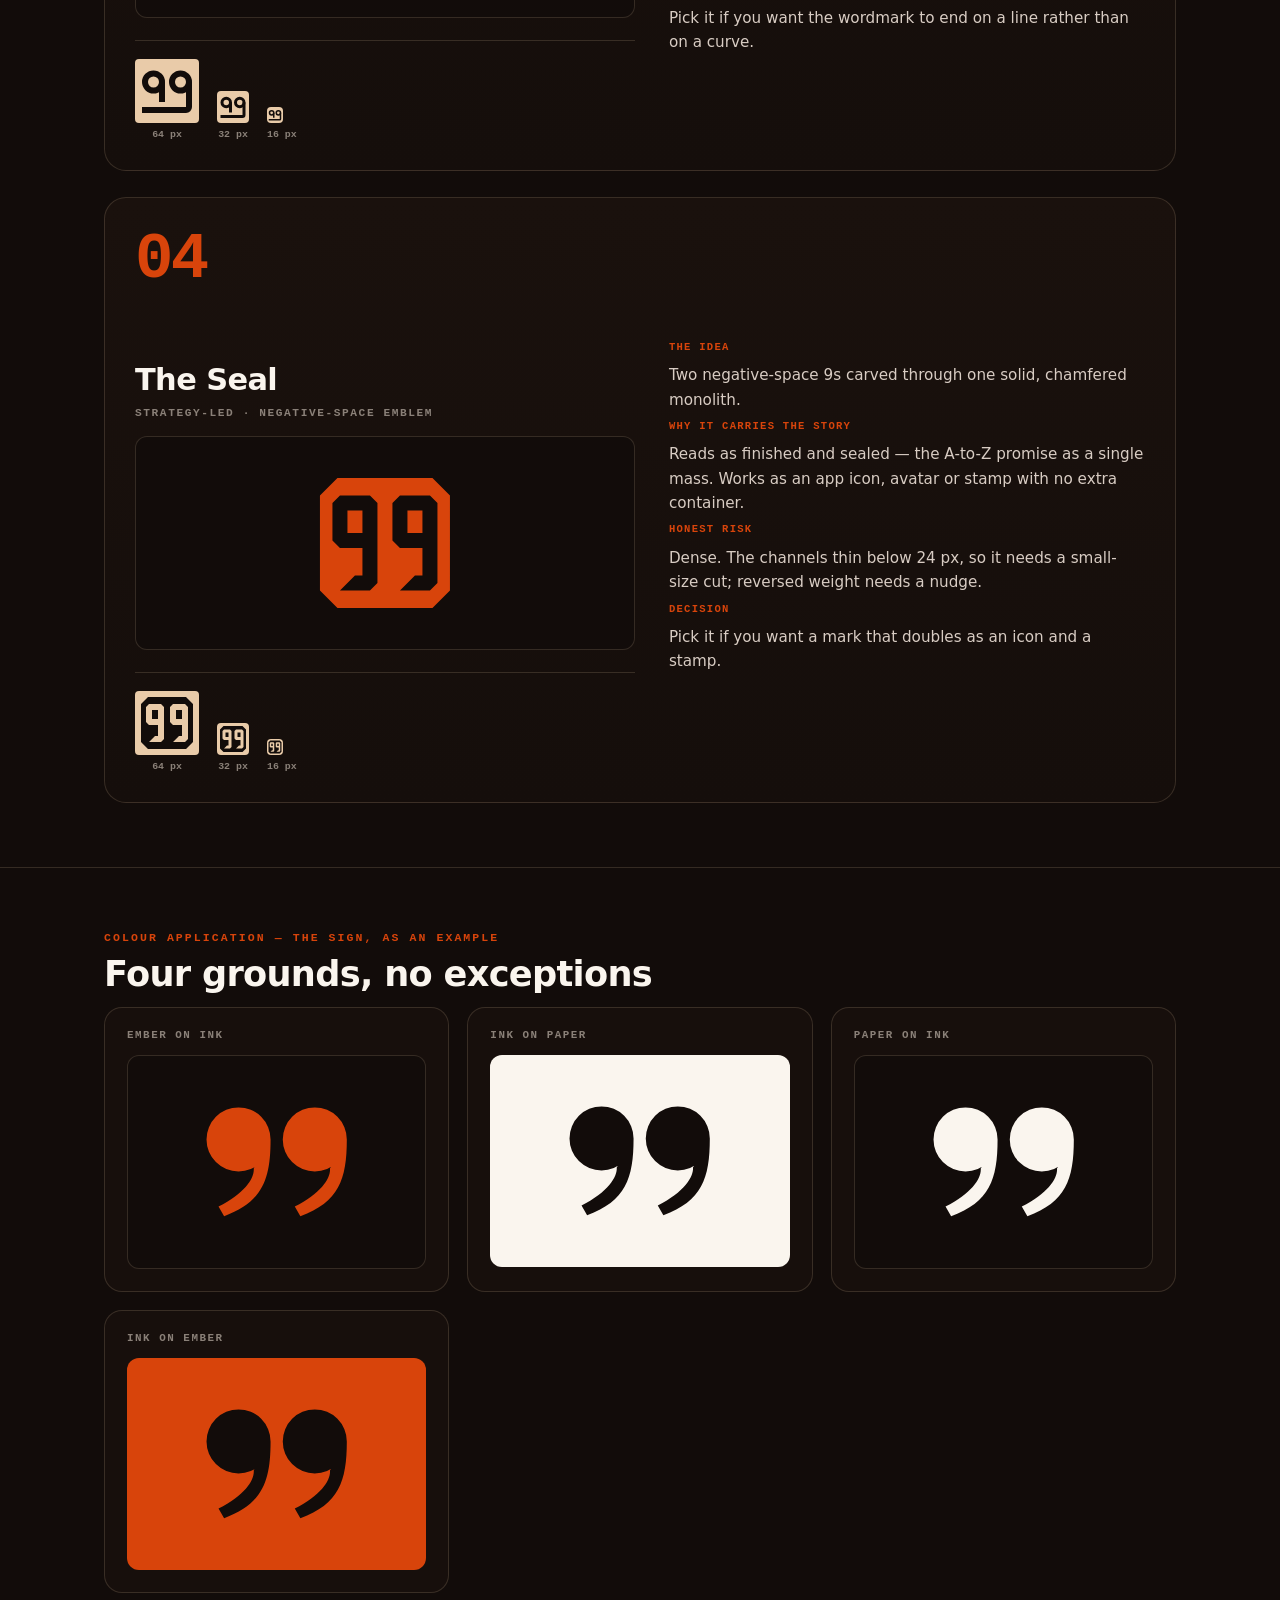
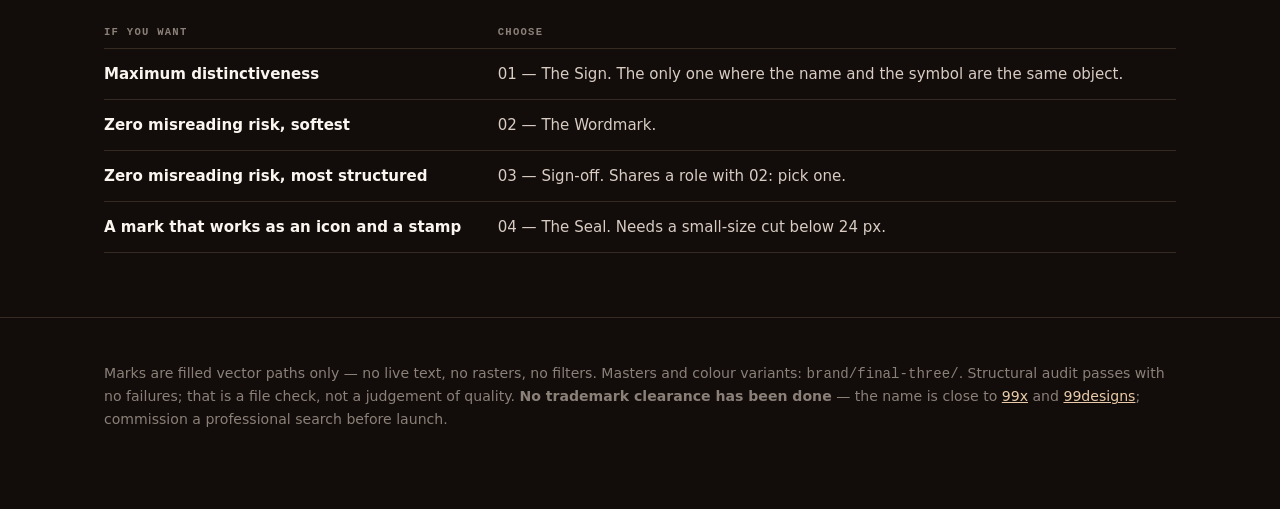
<file: docs/final.html>
<!doctype html>
<html lang="en">
<head><meta charset="utf-8"><meta name="viewport" content="width=device-width,initial-scale=1">
<title>99 — brand story and final logos</title><style>
:root{--ink:#120C0A;--ember:#D8440B;--deep:#6E1F06;--sand:#E9CBA9;--paper:#FAF5EE;--slate:#8A8078;
--line:rgba(233,203,169,.16);--mono:ui-monospace,SFMono-Regular,Menlo,monospace}
*{box-sizing:border-box}
html{scroll-behavior:smooth}
body{margin:0;background:var(--ink);color:var(--paper);
font:16px/1.6 ui-sans-serif,system-ui,-apple-system,"Segoe UI",Inter Tight,Inter,Roboto,Helvetica,Arial,sans-serif;
-webkit-font-smoothing:antialiased}
.wrap{max-width:1120px;margin:0 auto;padding:0 24px}
.eyebrow{font:600 .72rem/1 var(--mono);letter-spacing:.18em;text-transform:uppercase;color:var(--ember)}
h1{font-size:clamp(2.4rem,6vw,4.4rem);line-height:.98;letter-spacing:-.035em;margin:.3em 0 0;font-weight:640}
h1 .dim,h2 .dim{color:var(--slate)}
h2{font-size:clamp(1.5rem,3vw,2.2rem);letter-spacing:-.02em;margin:0 0 14px;font-weight:620;line-height:1.1}
h3{font-size:1.1rem;margin:0}
p{margin:0 0 1em}
.lede{font-size:1.1rem;color:#d8ccc3;max-width:62ch}
header{padding:80px 0 56px;border-bottom:1px solid var(--line)}
section{padding:64px 0;border-bottom:1px solid var(--line)}
.grid3{display:grid;grid-template-columns:repeat(auto-fit,minmax(280px,1fr));gap:18px}
.card{border:1px solid var(--line);border-radius:18px;padding:22px;background:#170F0C}
.card .cap{font:600 .68rem/1 var(--mono);letter-spacing:.14em;text-transform:uppercase;color:var(--slate);
margin-bottom:14px}
.stage{border-radius:12px;display:grid;place-items:center;padding:26px;min-height:170px}
.on-ink{background:var(--ink);border:1px solid var(--line)}
.on-paper{background:var(--paper)}
.on-ember{background:var(--ember)}
.stage svg{width:100%;height:auto;max-height:160px;display:block}
.opts{display:grid;gap:26px}
.opt{display:grid;grid-template-columns:1.05fr 1fr;gap:34px;align-items:center;
border:1px solid var(--line);border-radius:22px;padding:30px;background:linear-gradient(180deg,#1A110D,#150E0B)}
@media(max-width:820px){.opt{grid-template-columns:1fr}}
.opt .num{font:700 4rem/1 var(--mono);color:var(--ember);letter-spacing:-.04em}
.opt h3{font-size:1.9rem;letter-spacing:-.02em;margin:0 0 4px}
.opt .role{font:600 .7rem/1 var(--mono);letter-spacing:.14em;text-transform:uppercase;color:var(--slate);
margin:0 0 16px}
.opt dl{margin:16px 0 0;display:grid;gap:9px}
.opt dt{font:600 .66rem/1 var(--mono);letter-spacing:.12em;text-transform:uppercase;color:var(--ember)}
.opt dd{margin:2px 0 0;color:#d8ccc3;font-size:.95rem}
.sizes{display:flex;align-items:flex-end;gap:18px;margin-top:22px;padding-top:18px;border-top:1px solid var(--line)}
.sizes figure{margin:0;text-align:center}
.sizes figcaption{font:600 .62rem/1 var(--mono);color:var(--slate);margin-top:7px}
.sizes .box{background:var(--sand);border-radius:4px;display:grid;place-items:center}
.sizes .box svg{display:block}
.sw{display:grid;grid-template-columns:repeat(auto-fill,minmax(146px,1fr));gap:14px}
.sw div .chip{height:78px;border-radius:11px;border:1px solid var(--line)}
.sw b{display:block;margin-top:9px;font-size:.9rem}
.sw code{font:600 .78rem/1 var(--mono);color:var(--ember)}
.sw span{display:block;color:var(--slate);font-size:.8rem;margin-top:3px}
.two{display:grid;grid-template-columns:1fr 1fr;gap:34px}
@media(max-width:760px){.two{grid-template-columns:1fr}}
.quote{border-left:2px solid var(--ember);padding-left:22px;font-size:1.16rem;color:#e6dbd4}
.hl{color:var(--ember);font-weight:600}
.tbl{width:100%;border-collapse:collapse;font-size:.94rem}
.tbl th{text-align:left;font:600 .66rem/1 var(--mono);letter-spacing:.12em;text-transform:uppercase;
color:var(--slate);padding:0 14px 10px 0;border-bottom:1px solid var(--line)}
.tbl td{padding:13px 14px 13px 0;border-bottom:1px solid var(--line);vertical-align:top;color:#d8ccc3}
.tbl td:first-child{color:var(--paper);font-weight:600;white-space:nowrap}
.typerow{display:flex;align-items:baseline;gap:18px;flex-wrap:wrap;padding:14px 0;border-bottom:1px solid var(--line)}
.typerow .big{font-size:2.1rem;letter-spacing:-.03em;font-weight:620}
.typerow .mono{font:600 .8rem/1 var(--mono);letter-spacing:.16em;color:var(--sand)}
footer{padding:44px 0 80px;color:var(--slate);font-size:.88rem}
a{color:var(--sand)}
.nav{position:sticky;top:0;z-index:9;background:rgba(18,12,10,.9);backdrop-filter:blur(10px);
border-bottom:1px solid var(--line);padding:12px 0;font:600 .78rem/1 var(--mono)}
.nav .wrap{display:flex;gap:22px;flex-wrap:wrap}
.nav a{color:var(--sand);text-decoration:none;letter-spacing:.04em}
.nav a:hover{color:var(--ember)}
</style></head>
<body>
<div class="nav"><div class="wrap">
  <a href="#story">Story</a><a href="#palette">Palette</a><a href="#type">Type</a>
  <a href="#logos">Final logos</a><a href="#usage">Usage</a>
</div></div>

<header><div class="wrap">
  <p class="eyebrow">99 &nbsp;/&nbsp; brand proposal v1</p>
  <h1>One to<br><span class="dim">ninety-nine.</span></h1>
  <p class="lede" style="margin-top:22px">Four final directions, one story. The marks are drawn, the palette is set against the website
  direction you sent, and the type is chosen. What is left is the decision.</p>
</div></header>

<section id="story"><div class="wrap">
  <p class="eyebrow">The story</p>
  <h2>Most firms start counting<br><span class="dim">at the launch. We start at one.</span></h2>
  <div class="two">
    <div>
      <p>Most software firms start counting at the launch. Before that there is the first conversation, the
      scoping, the architecture, the hosting plan &mdash; the part nobody is watching, and the part that decides
      whether the thing works at all.</p>
      <p><strong>We start at one.</strong></p>
      <p><span class="hl">99 is the last number you need to count to.</span> It is the point where a system stops
      being a project and starts being infrastructure &mdash; and it is the point where most firms leave. We are not
      arriving there. We were there at one, at forty, at ninety.</p>
      <p>One to ninety-nine: scoping, engineering, hosting, maintenance, enhancement. A small senior team, so nothing
      is thrown over a wall &mdash; there is no wall. The people who scope your work are the people who build it, host
      it and keep it alive. One accountable name for the whole count.</p>
      <p>And when a count ends, the next one starts. Enhancements are not an afterthought or an upsell &mdash; they
      are the next count, and they are part of the job we signed up for.</p>
      <p style="color:var(--slate);font-size:.92rem">We never claim 100. Not because we are incomplete, but because
      there is always one more count worth starting.</p>
    </div>
    <div>
      <p class="quote">For companies that want to digitalise how they actually work &mdash; and stay ahead of the ones
      that won't &mdash; <strong>99</strong> is a small senior team that owns the <em>whole count</em>: scoping,
      software, hosting, maintenance and enhancement, under one accountable name, from the first conversation to the
      last number &mdash; and the next one after it.</p>
      <div class="grid3" style="margin-top:26px">
        <div class="card"><p class="cap">Pillar 01</p><h3>Engineered</h3>
          <p style="color:#d8ccc3;font-size:.92rem;margin:.4em 0 0">Exactness is the argument. Drawn geometry, real
          numbers, hairline rules, nothing decorative.</p></div>
        <div class="card"><p class="cap">Pillar 02</p><h3>Whole count</h3>
          <p style="color:#d8ccc3;font-size:.92rem;margin:.4em 0 0">Scope to enhancement, build to hosting. One team,
          one contract, one name. Nothing handed off, nothing left at the launch.</p></div>
        <div class="card"><p class="cap">Pillar 03</p><h3>Human</h3>
          <p style="color:#d8ccc3;font-size:.92rem;margin:.4em 0 0">Precise never means cold. Sentence case, plain
          words, warm palette.</p></div>
      </div>
    </div>
  </div>
  <div class="card" style="margin-top:26px;border-color:rgba(216,68,11,.4)">
    <p class="cap" style="color:var(--ember)">One naming note &mdash; a direction we rejected</p>
    <p style="color:#d8ccc3;margin:0 0 8px">The first draft of this story leaned on an alphabetic frame &mdash;
    the idea of covering the whole range from the first letter to the last. It is out.
    <strong>AtoZ Electronics</strong> is an established Maltese retailer with shops in Attard and PAVI Qormi; in this
    market that territory is theirs, and a software firm borrowing it reads as a reseller, which is the opposite of
    the positioning.</p>
    <p style="color:var(--slate);margin:0">The replacement, &ldquo;<strong>One to ninety-nine</strong>&rdquo;, claims
    the same coverage without the collision, ties the claim to the company's own name instead of a borrowed idiom, and
    fixes a second problem: the earlier wording made the offer sound like post-launch support, when it is the whole
    lifecycle.</p>
  </div>
</div></section>

<section id="palette"><div class="wrap">
  <p class="eyebrow">Palette v1</p>
  <h2>Warm black.<br><span class="dim">One ember. One cream.</span></h2>
  <p class="lede" style="margin-bottom:26px">Checked against 99x, Thoughtworks, 8th Light and Made Tech: the category
  is cool neutrals with one accent, or a bright multi-accent spectrum. The warm-dark-plus-ember territory is
  unoccupied.</p>
  <div class="sw"><div><div class="chip" style="background:#120C0A"></div><b>Ink</b><code>#120C0A</code><span>default ground</span></div><div><div class="chip" style="background:#D8440B"></div><b>Ember</b><code>#D8440B</code><span>single accent</span></div><div><div class="chip" style="background:#6E1F06"></div><b>Deep Ember</b><code>#6E1F06</code><span>pressed / print</span></div><div><div class="chip" style="background:#E9CBA9"></div><b>Sand</b><code>#E9CBA9</code><span>warm light</span></div><div><div class="chip" style="background:#FAF5EE"></div><b>Paper</b><code>#FAF5EE</code><span>light ground</span></div><div><div class="chip" style="background:#8A8078"></div><b>Slate</b><code>#8A8078</code><span>tertiary text</span></div></div>
  <p style="color:var(--slate);font-size:.9rem;margin-top:22px">Ember never carries body text. Ink and Paper are the
  only grounds. One accent per screen. Measured: Paper on Ink 17.9:1, Sand on Ink 12.5:1, Slate on Ink 5.0:1,
Ember on Ink 4.4:1, <strong>Ember on Paper 4.1:1</strong> &mdash; so Ember never sets body text on either ground;
large text and non-text UI only.</p>
</div></section>

<section id="type"><div class="wrap">
  <p class="eyebrow">Typography</p>
  <h2>Inter Tight <span class="dim">+</span> JetBrains Mono</h2>
  <div class="typerow"><span class="big">Finished is a service.</span><span style="color:var(--slate)">Inter Tight,
  620, &minus;0.03em</span></div>
  <div class="typerow"><span class="big" style="color:var(--slate);font-weight:400">the detail, one shade quieter</span>
  <span style="color:var(--slate)">the two-tone device from your reference</span></div>
  <div class="typerow"><span class="mono">ONE TO NINETY-NINE &middot; THE WHOLE COUNT &middot; 24/7</span>
  <span style="color:var(--slate)">JetBrains Mono, 600, 0.16em tracking</span></div>
  <p style="color:var(--slate);font-size:.9rem;margin-top:20px">Both OFL-licensed. No font is used inside any logo
  &mdash; every mark is drawn as filled paths, so nothing reflows on a machine without the typeface.</p>
</div></section>

<section id="logos"><div class="wrap">
  <p class="eyebrow">Final directions</p>
  <h2>Choose one.<br><span class="dim">02 and 03 answer the same question &mdash; take one of them.</span></h2>
  <p class="lede" style="margin-bottom:30px">All four read as &ldquo;ninety-nine&rdquo; with no wordmark and survive one colour. They differ in what they ask the rest of the identity to do.</p>
  <div class="opts">
      <article class="opt" id="the-sign">
        <div>
          <p class="num">01</p>
          <h3>The Sign</h3>
          <p class="role">Idea-led · typographic sign</p>
          <div class="stage on-ink"><svg xmlns="http://www.w3.org/2000/svg" viewBox="0 0 256 256"><title>99 — Closing Quote</title><g transform="translate(128 126) scale(1.22) translate(-128 -126)"><path fill="#D8440B" d="M78 56a42 42 0 1 1 0 84a42 42 0 1 1 0 -84ZM120 98C120 150.5 109.5 179.9 59.1 198.8L51.75 186.07C86.4 168.56 99 148.4 97.93 136.22ZM178 56a42 42 0 1 1 0 84a42 42 0 1 1 0 -84ZM220 98C220 150.5 209.5 179.9 159.1 198.8L151.75 186.07C186.4 168.56 199 148.4 197.93 136.22Z"/></g></svg>
</div>
          <div class="sizes">
            <figure><div class="box" style="width:64px;height:64px"><svg style="width:64px;height:64px" xmlns="http://www.w3.org/2000/svg" viewBox="0 0 256 256"><title>99 — Closing Quote</title><g transform="translate(128 126) scale(1.22) translate(-128 -126)"><path fill="#120C0A" d="M78 56a42 42 0 1 1 0 84a42 42 0 1 1 0 -84ZM120 98C120 150.5 109.5 179.9 59.1 198.8L51.75 186.07C86.4 168.56 99 148.4 97.93 136.22ZM178 56a42 42 0 1 1 0 84a42 42 0 1 1 0 -84ZM220 98C220 150.5 209.5 179.9 159.1 198.8L151.75 186.07C186.4 168.56 199 148.4 197.93 136.22Z"/></g></svg>
</div><figcaption>64 px</figcaption></figure>
            <figure><div class="box" style="width:32px;height:32px"><svg style="width:32px;height:32px" xmlns="http://www.w3.org/2000/svg" viewBox="0 0 256 256"><title>99 — Closing Quote</title><g transform="translate(128 126) scale(1.22) translate(-128 -126)"><path fill="#120C0A" d="M78 56a42 42 0 1 1 0 84a42 42 0 1 1 0 -84ZM120 98C120 150.5 109.5 179.9 59.1 198.8L51.75 186.07C86.4 168.56 99 148.4 97.93 136.22ZM178 56a42 42 0 1 1 0 84a42 42 0 1 1 0 -84ZM220 98C220 150.5 209.5 179.9 159.1 198.8L151.75 186.07C186.4 168.56 199 148.4 197.93 136.22Z"/></g></svg>
</div><figcaption>32 px</figcaption></figure>
            <figure><div class="box" style="width:16px;height:16px"><svg style="width:16px;height:16px" xmlns="http://www.w3.org/2000/svg" viewBox="0 0 256 256"><title>99 — Closing Quote</title><g transform="translate(128 126) scale(1.22) translate(-128 -126)"><path fill="#120C0A" d="M78 56a42 42 0 1 1 0 84a42 42 0 1 1 0 -84ZM120 98C120 150.5 109.5 179.9 59.1 198.8L51.75 186.07C86.4 168.56 99 148.4 97.93 136.22ZM178 56a42 42 0 1 1 0 84a42 42 0 1 1 0 -84ZM220 98C220 150.5 209.5 179.9 159.1 198.8L151.75 186.07C186.4 168.56 199 148.4 197.93 136.22Z"/></g></svg>
</div><figcaption>16 px</figcaption></figure>
          </div>
        </div>
        <div>
          <dl>
            <dt>The idea</dt><dd>A closing quotation mark is a 99. It is the sign that ends the statement.</dd>
            <dt>Why it carries the story</dt><dd>The name is the symbol, so a lockup has no redundant “9 + 99”. Best small-size behaviour of the three: it still reads as punctuation at 16 px.</dd>
            <dt>Honest risk</dt><dd>Quotation marks are common glyphs. Ownership comes from the drawn tail and consistent use.</dd>
            <dt>Decision</dt><dd>Pick it if you want the name itself to be the symbol.</dd>
          </dl>
        </div>
      </article>
      <article class="opt" id="the-wordmark">
        <div>
          <p class="num">02</p>
          <h3>The Wordmark</h3>
          <p class="role">Craft-led · custom wordmark</p>
          <div class="stage on-ink"><svg xmlns="http://www.w3.org/2000/svg" viewBox="0 0 344 256" role="img" aria-labelledby="title"><title id="title">99 — Cut &amp; Curve</title><path fill="#D8440B" fill-rule="evenodd" transform="translate(28 15) scale(1.3)" d="M52 8 C23 8 4 28 4 56 C4 84 22 102 48 102 C60 102 70 98 77 90 C73 119 55 136 24 144 L32 166 C79 154 104 120 104 65 V57 C104 27 84 8 52 8 Z M52 31 C36 31 27 41 27 56 C27 71 37 80 52 80 C68 80 79 70 79 55 C79 40 69 31 52 31 Z"/><path fill="#D8440B" fill-rule="evenodd" transform="translate(181 15) scale(1.3)" d="M52 8 C23 8 4 28 4 56 C4 84 22 102 48 102 C60 102 70 98 77 90 C73 119 55 136 24 144 L32 166 C79 154 104 120 104 65 V57 C104 27 84 8 52 8 Z M52 31 C36 31 27 41 27 56 C27 71 37 80 52 80 C68 80 79 70 79 55 C79 40 69 31 52 31 Z"/></svg>
</div>
          <div class="sizes">
            <figure><div class="box" style="width:64px;height:64px"><svg style="width:64px;height:64px" xmlns="http://www.w3.org/2000/svg" viewBox="0 0 344 256" role="img" aria-labelledby="title"><title id="title">99 — Cut &amp; Curve</title><path fill="#120C0A" fill-rule="evenodd" transform="translate(28 15) scale(1.3)" d="M52 8 C23 8 4 28 4 56 C4 84 22 102 48 102 C60 102 70 98 77 90 C73 119 55 136 24 144 L32 166 C79 154 104 120 104 65 V57 C104 27 84 8 52 8 Z M52 31 C36 31 27 41 27 56 C27 71 37 80 52 80 C68 80 79 70 79 55 C79 40 69 31 52 31 Z"/><path fill="#120C0A" fill-rule="evenodd" transform="translate(181 15) scale(1.3)" d="M52 8 C23 8 4 28 4 56 C4 84 22 102 48 102 C60 102 70 98 77 90 C73 119 55 136 24 144 L32 166 C79 154 104 120 104 65 V57 C104 27 84 8 52 8 Z M52 31 C36 31 27 41 27 56 C27 71 37 80 52 80 C68 80 79 70 79 55 C79 40 69 31 52 31 Z"/></svg>
</div><figcaption>64 px</figcaption></figure>
            <figure><div class="box" style="width:32px;height:32px"><svg style="width:32px;height:32px" xmlns="http://www.w3.org/2000/svg" viewBox="0 0 344 256" role="img" aria-labelledby="title"><title id="title">99 — Cut &amp; Curve</title><path fill="#120C0A" fill-rule="evenodd" transform="translate(28 15) scale(1.3)" d="M52 8 C23 8 4 28 4 56 C4 84 22 102 48 102 C60 102 70 98 77 90 C73 119 55 136 24 144 L32 166 C79 154 104 120 104 65 V57 C104 27 84 8 52 8 Z M52 31 C36 31 27 41 27 56 C27 71 37 80 52 80 C68 80 79 70 79 55 C79 40 69 31 52 31 Z"/><path fill="#120C0A" fill-rule="evenodd" transform="translate(181 15) scale(1.3)" d="M52 8 C23 8 4 28 4 56 C4 84 22 102 48 102 C60 102 70 98 77 90 C73 119 55 136 24 144 L32 166 C79 154 104 120 104 65 V57 C104 27 84 8 52 8 Z M52 31 C36 31 27 41 27 56 C27 71 37 80 52 80 C68 80 79 70 79 55 C79 40 69 31 52 31 Z"/></svg>
</div><figcaption>32 px</figcaption></figure>
            <figure><div class="box" style="width:16px;height:16px"><svg style="width:16px;height:16px" xmlns="http://www.w3.org/2000/svg" viewBox="0 0 344 256" role="img" aria-labelledby="title"><title id="title">99 — Cut &amp; Curve</title><path fill="#120C0A" fill-rule="evenodd" transform="translate(28 15) scale(1.3)" d="M52 8 C23 8 4 28 4 56 C4 84 22 102 48 102 C60 102 70 98 77 90 C73 119 55 136 24 144 L32 166 C79 154 104 120 104 65 V57 C104 27 84 8 52 8 Z M52 31 C36 31 27 41 27 56 C27 71 37 80 52 80 C68 80 79 70 79 55 C79 40 69 31 52 31 Z"/><path fill="#120C0A" fill-rule="evenodd" transform="translate(181 15) scale(1.3)" d="M52 8 C23 8 4 28 4 56 C4 84 22 102 48 102 C60 102 70 98 77 90 C73 119 55 136 24 144 L32 166 C79 154 104 120 104 65 V57 C104 27 84 8 52 8 Z M52 31 C36 31 27 41 27 56 C27 71 37 80 52 80 C68 80 79 70 79 55 C79 40 69 31 52 31 Z"/></svg>
</div><figcaption>16 px</figcaption></figure>
          </div>
        </div>
        <div>
          <dl>
            <dt>The idea</dt><dd>Two drawn numerals: round bowls, decisive swept tails, flat-cut terminals.</dd>
            <dt>Why it carries the story</dt><dd>The plainest reading of the name, and the warmest. Nothing to decode, so it survives being printed small on an invoice footer.</dd>
            <dt>Honest risk</dt><dd>Quiet. It asks the rest of the identity to carry the personality.</dd>
            <dt>Decision</dt><dd>Pick it if you want quiet authority and zero misreading.</dd>
          </dl>
        </div>
      </article>
      <article class="opt" id="the-sign-off">
        <div>
          <p class="num">03</p>
          <h3>Sign-off</h3>
          <p class="role">Craft-led · underlined wordmark</p>
          <div class="stage on-ink"><svg xmlns="http://www.w3.org/2000/svg" viewBox="0 0 256 256"><title>99 — Sign-off</title><path fill="#D8440B" fill-rule="evenodd" d="M28 92a46 46 0 1 0 92 0a46 46 0 1 0 -92 0Z M52 92a22 22 0 1 0 44 0a22 22 0 1 0 -44 0Z"/><path fill="#D8440B" d="M96 92h24v80h-24Z"/><path fill="#D8440B" fill-rule="evenodd" d="M136 92a46 46 0 1 0 92 0a46 46 0 1 0 -92 0Z M160 92a22 22 0 1 0 44 0a22 22 0 1 0 -44 0Z"/><path fill="#D8440B" d="M204 92H228V192A24 24 0 0 1 204 216H28V192H204Z"/></svg>
</div>
          <div class="sizes">
            <figure><div class="box" style="width:64px;height:64px"><svg style="width:64px;height:64px" xmlns="http://www.w3.org/2000/svg" viewBox="0 0 256 256"><title>99 — Sign-off</title><path fill="#120C0A" fill-rule="evenodd" d="M28 92a46 46 0 1 0 92 0a46 46 0 1 0 -92 0Z M52 92a22 22 0 1 0 44 0a22 22 0 1 0 -44 0Z"/><path fill="#120C0A" d="M96 92h24v80h-24Z"/><path fill="#120C0A" fill-rule="evenodd" d="M136 92a46 46 0 1 0 92 0a46 46 0 1 0 -92 0Z M160 92a22 22 0 1 0 44 0a22 22 0 1 0 -44 0Z"/><path fill="#120C0A" d="M204 92H228V192A24 24 0 0 1 204 216H28V192H204Z"/></svg>
</div><figcaption>64 px</figcaption></figure>
            <figure><div class="box" style="width:32px;height:32px"><svg style="width:32px;height:32px" xmlns="http://www.w3.org/2000/svg" viewBox="0 0 256 256"><title>99 — Sign-off</title><path fill="#120C0A" fill-rule="evenodd" d="M28 92a46 46 0 1 0 92 0a46 46 0 1 0 -92 0Z M52 92a22 22 0 1 0 44 0a22 22 0 1 0 -44 0Z"/><path fill="#120C0A" d="M96 92h24v80h-24Z"/><path fill="#120C0A" fill-rule="evenodd" d="M136 92a46 46 0 1 0 92 0a46 46 0 1 0 -92 0Z M160 92a22 22 0 1 0 44 0a22 22 0 1 0 -44 0Z"/><path fill="#120C0A" d="M204 92H228V192A24 24 0 0 1 204 216H28V192H204Z"/></svg>
</div><figcaption>32 px</figcaption></figure>
            <figure><div class="box" style="width:16px;height:16px"><svg style="width:16px;height:16px" xmlns="http://www.w3.org/2000/svg" viewBox="0 0 256 256"><title>99 — Sign-off</title><path fill="#120C0A" fill-rule="evenodd" d="M28 92a46 46 0 1 0 92 0a46 46 0 1 0 -92 0Z M52 92a22 22 0 1 0 44 0a22 22 0 1 0 -44 0Z"/><path fill="#120C0A" d="M96 92h24v80h-24Z"/><path fill="#120C0A" fill-rule="evenodd" d="M136 92a46 46 0 1 0 92 0a46 46 0 1 0 -92 0Z M160 92a22 22 0 1 0 44 0a22 22 0 1 0 -44 0Z"/><path fill="#120C0A" d="M204 92H228V192A24 24 0 0 1 204 216H28V192H204Z"/></svg>
</div><figcaption>16 px</figcaption></figure>
          </div>
        </div>
        <div>
          <dl>
            <dt>The idea</dt><dd>The last stroke keeps going and underlines both numerals: the work is underlined, then signed off.</dd>
            <dt>Why it carries the story</dt><dd>The underline is the only element carrying meaning rather than decoration — it reads as a signature line and gives the wordmark a baseline to sit on in dark UI.</dd>
            <dt>Honest risk</dt><dd>An underline can also read as a hyperlink or as emphasis. It competes directly with 02 for the same role — pick one of the two, not both.</dd>
            <dt>Decision</dt><dd>Pick it if you want the wordmark to end on a line rather than on a curve.</dd>
          </dl>
        </div>
      </article>
      <article class="opt" id="the-seal">
        <div>
          <p class="num">04</p>
          <h3>The Seal</h3>
          <p class="role">Strategy-led · negative-space emblem</p>
          <div class="stage on-ink"><svg xmlns="http://www.w3.org/2000/svg" viewBox="0 0 256 256">
  <title>99 — Keystone Seal</title>
  <path fill="#D8440B" fill-rule="evenodd" d="M 52 24 H 204 L 232 52 V 204 L 204 232 H 52 L 24 204 V 52 Z M 56 52 H 104 L 116 64 V 192 L 104 204 H 56 L 80 180 H 92 V 136 H 56 L 44 124 V 64 Z M 68 76 H 92 V 112 H 68 Z M 152 52 H 200 L 212 64 V 192 L 200 204 H 152 L 176 180 H 188 V 136 H 152 L 140 124 V 64 Z M 164 76 H 188 V 112 H 164 Z"/>
</svg>
</div>
          <div class="sizes">
            <figure><div class="box" style="width:64px;height:64px"><svg style="width:64px;height:64px" xmlns="http://www.w3.org/2000/svg" viewBox="0 0 256 256">
  <title>99 — Keystone Seal</title>
  <path fill="#120C0A" fill-rule="evenodd" d="M 52 24 H 204 L 232 52 V 204 L 204 232 H 52 L 24 204 V 52 Z M 56 52 H 104 L 116 64 V 192 L 104 204 H 56 L 80 180 H 92 V 136 H 56 L 44 124 V 64 Z M 68 76 H 92 V 112 H 68 Z M 152 52 H 200 L 212 64 V 192 L 200 204 H 152 L 176 180 H 188 V 136 H 152 L 140 124 V 64 Z M 164 76 H 188 V 112 H 164 Z"/>
</svg>
</div><figcaption>64 px</figcaption></figure>
            <figure><div class="box" style="width:32px;height:32px"><svg style="width:32px;height:32px" xmlns="http://www.w3.org/2000/svg" viewBox="0 0 256 256">
  <title>99 — Keystone Seal</title>
  <path fill="#120C0A" fill-rule="evenodd" d="M 52 24 H 204 L 232 52 V 204 L 204 232 H 52 L 24 204 V 52 Z M 56 52 H 104 L 116 64 V 192 L 104 204 H 56 L 80 180 H 92 V 136 H 56 L 44 124 V 64 Z M 68 76 H 92 V 112 H 68 Z M 152 52 H 200 L 212 64 V 192 L 200 204 H 152 L 176 180 H 188 V 136 H 152 L 140 124 V 64 Z M 164 76 H 188 V 112 H 164 Z"/>
</svg>
</div><figcaption>32 px</figcaption></figure>
            <figure><div class="box" style="width:16px;height:16px"><svg style="width:16px;height:16px" xmlns="http://www.w3.org/2000/svg" viewBox="0 0 256 256">
  <title>99 — Keystone Seal</title>
  <path fill="#120C0A" fill-rule="evenodd" d="M 52 24 H 204 L 232 52 V 204 L 204 232 H 52 L 24 204 V 52 Z M 56 52 H 104 L 116 64 V 192 L 104 204 H 56 L 80 180 H 92 V 136 H 56 L 44 124 V 64 Z M 68 76 H 92 V 112 H 68 Z M 152 52 H 200 L 212 64 V 192 L 200 204 H 152 L 176 180 H 188 V 136 H 152 L 140 124 V 64 Z M 164 76 H 188 V 112 H 164 Z"/>
</svg>
</div><figcaption>16 px</figcaption></figure>
          </div>
        </div>
        <div>
          <dl>
            <dt>The idea</dt><dd>Two negative-space 9s carved through one solid, chamfered monolith.</dd>
            <dt>Why it carries the story</dt><dd>Reads as finished and sealed — the A-to-Z promise as a single mass. Works as an app icon, avatar or stamp with no extra container.</dd>
            <dt>Honest risk</dt><dd>Dense. The channels thin below 24 px, so it needs a small-size cut; reversed weight needs a nudge.</dd>
            <dt>Decision</dt><dd>Pick it if you want a mark that doubles as an icon and a stamp.</dd>
          </dl>
        </div>
      </article></div>
</div></section>

<section id="usage"><div class="wrap">
  <p class="eyebrow">Colour application &mdash; The Sign, as an example</p>
  <h2>Four grounds, no exceptions</h2>
  <div class="grid3"><div class="card"><p class="cap">Ember on Ink</p><div class="stage on-ink"><svg xmlns="http://www.w3.org/2000/svg" viewBox="0 0 256 256"><title>99 — Closing Quote</title><g transform="translate(128 126) scale(1.22) translate(-128 -126)"><path fill="#D8440B" d="M78 56a42 42 0 1 1 0 84a42 42 0 1 1 0 -84ZM120 98C120 150.5 109.5 179.9 59.1 198.8L51.75 186.07C86.4 168.56 99 148.4 97.93 136.22ZM178 56a42 42 0 1 1 0 84a42 42 0 1 1 0 -84ZM220 98C220 150.5 209.5 179.9 159.1 198.8L151.75 186.07C186.4 168.56 199 148.4 197.93 136.22Z"/></g></svg>
</div></div><div class="card"><p class="cap">Ink on Paper</p><div class="stage on-paper"><svg xmlns="http://www.w3.org/2000/svg" viewBox="0 0 256 256"><title>99 — Closing Quote</title><g transform="translate(128 126) scale(1.22) translate(-128 -126)"><path fill="#120C0A" d="M78 56a42 42 0 1 1 0 84a42 42 0 1 1 0 -84ZM120 98C120 150.5 109.5 179.9 59.1 198.8L51.75 186.07C86.4 168.56 99 148.4 97.93 136.22ZM178 56a42 42 0 1 1 0 84a42 42 0 1 1 0 -84ZM220 98C220 150.5 209.5 179.9 159.1 198.8L151.75 186.07C186.4 168.56 199 148.4 197.93 136.22Z"/></g></svg>
</div></div><div class="card"><p class="cap">Paper on Ink</p><div class="stage on-ink"><svg xmlns="http://www.w3.org/2000/svg" viewBox="0 0 256 256"><title>99 — Closing Quote</title><g transform="translate(128 126) scale(1.22) translate(-128 -126)"><path fill="#FAF5EE" d="M78 56a42 42 0 1 1 0 84a42 42 0 1 1 0 -84ZM120 98C120 150.5 109.5 179.9 59.1 198.8L51.75 186.07C86.4 168.56 99 148.4 97.93 136.22ZM178 56a42 42 0 1 1 0 84a42 42 0 1 1 0 -84ZM220 98C220 150.5 209.5 179.9 159.1 198.8L151.75 186.07C186.4 168.56 199 148.4 197.93 136.22Z"/></g></svg>
</div></div><div class="card"><p class="cap">Ink on Ember</p><div class="stage on-ember"><svg xmlns="http://www.w3.org/2000/svg" viewBox="0 0 256 256"><title>99 — Closing Quote</title><g transform="translate(128 126) scale(1.22) translate(-128 -126)"><path fill="#120C0A" d="M78 56a42 42 0 1 1 0 84a42 42 0 1 1 0 -84ZM120 98C120 150.5 109.5 179.9 59.1 198.8L51.75 186.07C86.4 168.56 99 148.4 97.93 136.22ZM178 56a42 42 0 1 1 0 84a42 42 0 1 1 0 -84ZM220 98C220 150.5 209.5 179.9 159.1 198.8L151.75 186.07C186.4 168.56 199 148.4 197.93 136.22Z"/></g></svg>
</div></div></div>
  <table class="tbl" style="margin-top:34px">
    <tr><th>If you want</th><th>Choose</th></tr>
    <tr><td>Maximum distinctiveness</td><td>01 &mdash; The Sign. The only one where the name and the symbol are the
      same object.</td></tr>
    <tr><td>Zero misreading risk, softest</td><td>02 &mdash; The Wordmark.</td></tr>
    <tr><td>Zero misreading risk, most structured</td><td>03 &mdash; Sign-off. Shares a role with 02: pick one.</td></tr>
    <tr><td>A mark that works as an icon and a stamp</td><td>04 &mdash; The Seal. Needs a small-size cut below
      24&nbsp;px.</td></tr>
  </table>
</div></section>

<footer><div class="wrap">
  Marks are filled vector paths only &mdash; no live text, no rasters, no filters. Masters and colour variants:
  <code>brand/final-three/</code>. Structural audit passes with no failures; that is a file check, not a judgement of
  quality. <strong>No trademark clearance has been done</strong> &mdash; the name is close to
  <a href="https://99x.io/">99x</a> and <a href="https://99designs.com/">99designs</a>; commission a professional
  search before launch.
</div></footer>
</body></html>
</file>
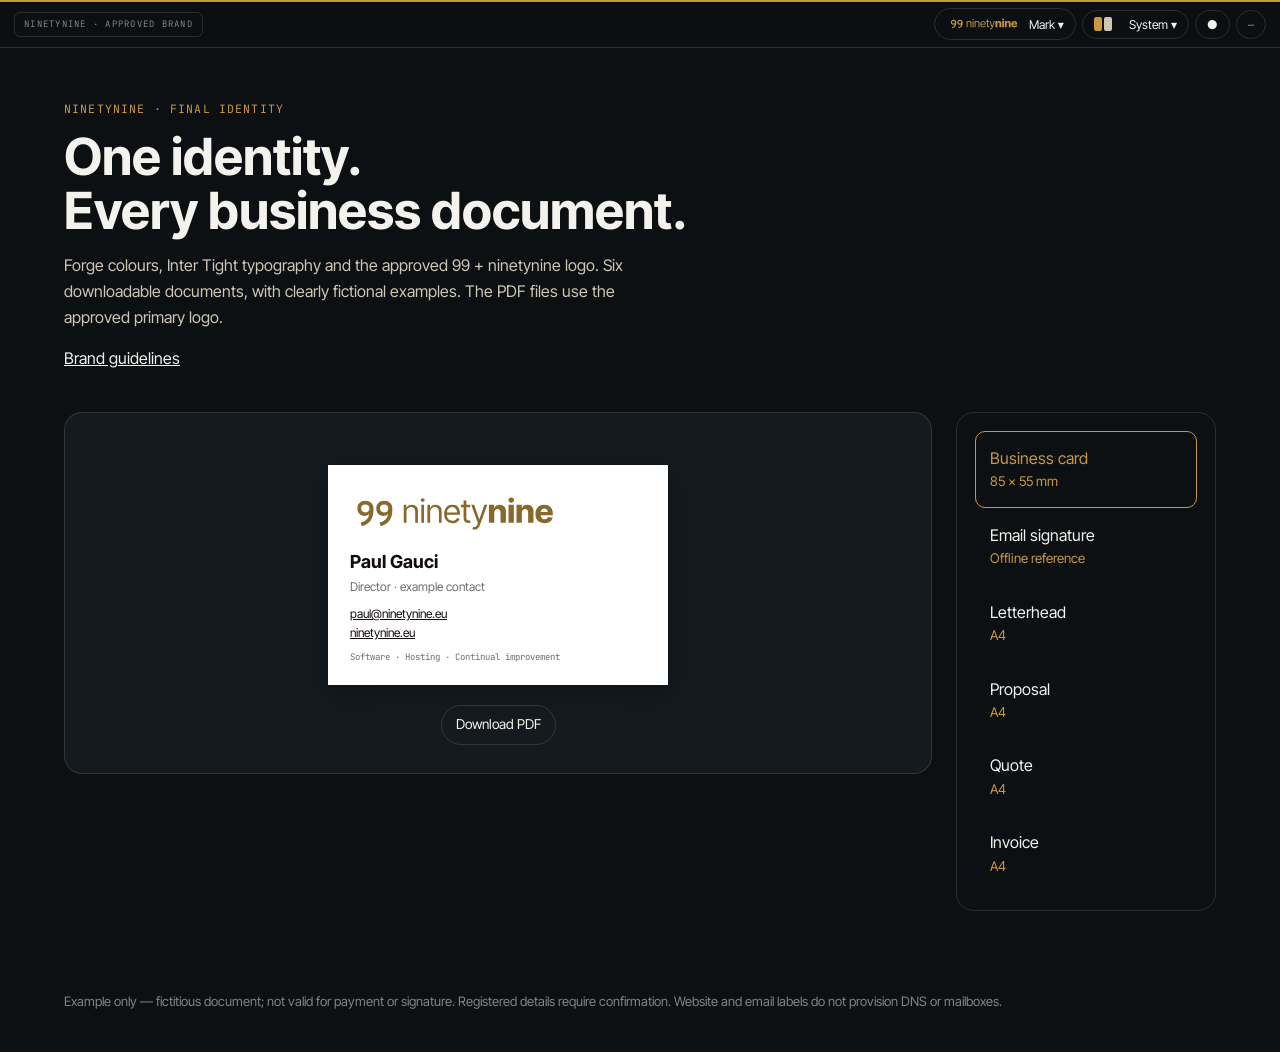
<file: site/collateral.html>
<!doctype html><html lang="en" data-package="forge"><head><meta charset="utf-8"><meta name="viewport" content="width=device-width,initial-scale=1"><title>Collateral — ninetynine</title><meta name="description" content="Approved ninetynine stationery and specimen business documents. Forge colours, Inter Tight typography and ninetynine.eu."><link rel="icon" href="assets/favicon.svg"><link rel="stylesheet" href="assets/fonts/fonts.css"><script src="assets/theme.js?v=de99bb8910be"></script><style>*{box-sizing:border-box}body{margin:0;background:var(--ink);color:var(--paper);font:16px/1.6 var(--font-body)}a{color:inherit}header.page,main,.pagefoot{max-width:1200px;margin:auto;padding:40px 24px}header.page h1{font-size:clamp(2rem,4vw,3.4rem);line-height:1.05;margin:12px 0}header.page p{color:var(--sand);max-width:65ch}.eyebrow,.meta{font-family:var(--font-mono);font-size:.72rem;letter-spacing:.1em;text-transform:uppercase}main{display:grid;grid-template-columns:minmax(0,1fr) 260px;gap:24px;padding-top:0}.cview{min-width:0}.cpanel{display:none;padding:52px 24px 28px;border:1px solid var(--line);border-radius:18px;background:var(--surface);position:relative}.cpanel.active{display:flex;flex-direction:column;align-items:center;gap:20px}.dlbtn{display:inline-block;border:1px solid var(--line);padding:8px 14px;border-radius:24px;text-decoration:none;color:var(--paper);font-size:.85rem}.dlbtn:hover{background:var(--accent);color:var(--on-accent)}.cmenu{align-self:start;padding:18px;border:1px solid var(--line);border-radius:18px}.citem{display:block;text-align:left;width:100%;padding:14px;background:transparent;color:var(--paper);border:1px solid transparent;border-radius:10px;font:inherit;cursor:pointer}.citem small{display:block;color:var(--slate)}.citem[aria-current=true]{border-color:var(--accent);color:var(--accent)}.doc{background:#fff;color:#0C1013;box-shadow:0 8px 30px #0004;flex:none;font-family:var(--font-body)}.doc.a4{width:100%;max-width:540px;min-height:764px;padding:34px;display:flex;flex-direction:column;gap:22px}.dochead{display:flex;align-items:center;justify-content:space-between;gap:18px}.brand-logo{display:block;width:210px;max-width:100%;color:#88692D}.brand-logo svg{display:block;width:100%;height:auto}.dochead .meta{font-size:10px;color:#6A6E73;max-width:130px;text-align:right}.body{font-size:12px;line-height:1.65}.body h1{font-size:32px;line-height:1.08;font-weight:640;letter-spacing:-.035em;margin:20px 0}.body h2{font-size:15px;margin:22px 0 8px}.body .meta{font-size:10px;color:#6A6E73}.docfoot{margin-top:auto;border-top:1px solid #ccc;padding-top:12px;display:flex;flex-direction:column;gap:5px;font-size:9px;line-height:1.5;color:#555d64}.docfoot small{font-size:9px}.body table{width:100%;border-collapse:collapse;font-size:11px}.body th{font:600 9px/1.5 var(--font-mono);letter-spacing:.05em;text-transform:uppercase;text-align:left;color:#6A6E73}.body th,.body td{padding:10px 8px 10px 0;border-bottom:1px solid #ddd;vertical-align:top}.note{padding:14px;background:#F4F2ED;border-left:3px solid #88692D;margin-top:20px}.totals{margin:24px 0 24px auto;max-width:260px}.totals p{display:flex;justify-content:space-between;gap:20px}.c85{width:340px;max-width:100%;aspect-ratio:85/55;padding:22px}.card-front{height:100%;display:flex;flex-direction:column;justify-content:space-between;font-size:12px}.card-front h2,.signature h2{font-size:18px;margin:0}.card-front p{margin:0;color:#6A6E73}.card-front .brand-logo{width:210px}.card-front small{font:9px var(--font-mono);color:#6A6E73}.sigstrip{width:520px;max-width:100%;padding:28px}.signature{font-size:14px;line-height:1.6}.signature .brand-logo{margin-bottom:18px}.signature p{margin:6px 0}.muted{color:#6A6E73}.pagefoot{font-size:13px;color:var(--slate)}:focus-visible{outline:2px solid var(--accent-text);outline-offset:4px}@media(max-width:800px){main{grid-template-columns:1fr}.cmenu{grid-row:1;display:flex;overflow:auto;padding:8px}.citem{flex:0 0 150px}.doc.a4{padding:22px;min-height:700px}.dochead{flex-wrap:wrap}.cpanel{padding:26px 12px}.body h1{font-size:27px}}@media print{@page{margin:0}html,body{margin:0!important;padding:0!important;background:#fff!important;height:auto!important}body>*{display:none!important}main{display:block!important;margin:0!important;padding:0!important;max-width:none!important}.cmenu,.dlbtn{display:none!important}.cview{display:block!important}.cpanel{display:none!important;padding:0!important;margin:0!important;border:0!important;background:none!important;border-radius:0!important;box-shadow:none!important}.cpanel.active{display:block!important}.doc{box-shadow:none!important;margin:0!important;break-after:avoid;break-inside:avoid}.doc.a4{width:210mm!important;max-width:none!important;height:296mm!important;min-height:0!important;padding:17mm 18mm 19mm!important;display:flex!important;gap:8mm!important}.body{font-size:10.5pt}.body h1{font-size:28pt}.body h2{font-size:13pt}.body table{font-size:9pt}.body th{font-size:8pt}.docfoot{font-size:8pt;padding-top:3mm}.docfoot small{font-size:7pt}.dochead .meta,.body .meta{font-size:8pt}.brand-logo{width:55mm}.c85{width:85mm!important;max-width:85mm!important;height:55mm!important;aspect-ratio:auto!important;padding:5mm!important}.card-front{font-size:9pt}.card-front .brand-logo{width:53mm}.card-front h2{font-size:13pt}.card-front small{font-size:6pt}.sigstrip{width:180mm!important;max-width:none!important;padding:10mm!important}}</style></head><body><header class="page"><p class="eyebrow">ninetynine · final identity</p><h1>One identity.<br>Every business document.</h1><p>Forge colours, Inter Tight typography and the approved 99 + ninetynine logo. Six downloadable documents, with clearly fictional examples. The PDF files use the approved primary logo.</p><a href="index.html">Brand guidelines</a></header><main><div class="cview"><section class="cpanel active" data-doc="business-card"><article class="doc c85"><div class="card-front"><span class="brand-logo" data-logo-slot aria-hidden="true"></span><div><h2>Paul Gauci</h2><p>Director · example contact</p></div><div><a href="mailto:paul@ninetynine.eu">paul@ninetynine.eu</a><br><a href="https://ninetynine.eu">ninetynine.eu</a></div><small>Software · Hosting · Continual improvement</small></div></article><a class="dlbtn" href="downloads/business-card.pdf" download>Download PDF</a></section><section class="cpanel" data-doc="email-signature"><article class="doc sigstrip"><div class="signature"><span class="brand-logo" data-logo-slot aria-hidden="true"></span><h2>Paul Gauci</h2><p>Director · 99 Invest Ltd</p><a href="mailto:paul@ninetynine.eu">paul@ninetynine.eu</a><br><a href="https://ninetynine.eu">ninetynine.eu</a><p class="muted">One to ninety-nine. We start at one.</p><small>Example signature. Legal details pending confirmation.</small></div></article><a class="dlbtn" href="downloads/email-signature.pdf" download>Download PDF</a></section><section class="cpanel" data-doc="letterhead"><article class="doc a4"><div class="dochead"><span class="brand-logo" data-logo-slot aria-hidden="true"></span><span class="meta">Correspondence · example</span></div><div class="body"><p class="meta">02 November 2026 · Ref NN-L-0142</p><p>Ms Elena Vella<br>Operations Director<br>Northwind Trading Ltd · fictional client</p><h1>Quoting and order intake</h1><p>Dear Elena,</p><p>Thank you for showing us how your team prepares customer quotations. We propose starting with the steps that require repeated copying between spreadsheets, emails and your accounts system.</p><p>Our first stage will document the current process, the information people need and what a useful improvement would look like. We will agree the scope, assumptions and definition of done before preparing a written proposal.</p><p>If the proposal is accepted, we can design and build the software, help your team adopt it and agree the hosting, maintenance and enhancement arrangements needed after launch.</p><p>We will review the quoting workflow with your operations team first. Order intake and reporting can then be considered as separately agreed next steps.</p><p>Kind regards,</p><p><strong>Paul Gauci</strong><br>99 Invest Ltd · example signatory</p></div><footer class="docfoot"><b>99 Invest Ltd · ninetynine.eu · contact@ninetynine.eu</b><span>Registered address, registration number and VAT: [UNVERIFIED — confirm before publication]</span><small>Example only — fictitious document; not valid for payment or signature.</small></footer></article><a class="dlbtn" href="downloads/letterhead.pdf" download>Download PDF</a></section><section class="cpanel" data-doc="proposal"><article class="doc a4"><div class="dochead"><span class="brand-logo" data-logo-slot aria-hidden="true"></span><span class="meta">Proposal · fictional example</span></div><div class="body"><p class="meta">Northwind Trading Ltd · NN-P-0142 · 02 November 2026</p><h1>Less copying.<br>More time for customers.</h1><p>A proposed quoting workspace connecting customer records, product information and approvals, with clear ownership from scoping to ongoing improvement.</p><table><thead><tr><th>Stage</th><th>Proposed scope</th><th>Review</th></tr></thead><tbody><tr><td>01 · Discovery</td><td>Process workshop, requirements and definition of done</td><td>Before build</td></tr><tr><td>02 · Software development</td><td>Quote preparation, approvals and accounts connection</td><td>At agreed milestones</td></tr><tr><td>03 · Hosting</td><td>Deployment, monitoring and backup arrangements</td><td>As contracted</td></tr><tr><td>04 · Maintenance</td><td>Defect handling, updates and agreed support</td><td>Regular review</td></tr><tr><td>05 · Enhancement</td><td>Reporting, automation and new features</td><td>Separately scoped</td></tr></tbody></table><h2>Assumptions</h2><ul><li>Read-only accounts-system access is available.</li><li>Named operations staff can review prototypes.</li><li>Customer records can be exported in an agreed format.</li></ul><h2>Commercial arrangements</h2><p>Investment, delivery dates, acceptance criteria and service levels are agreed in a written proposal. No public prices or guaranteed savings are implied.</p></div><footer class="docfoot"><b>99 Invest Ltd · ninetynine.eu · contact@ninetynine.eu</b><span>Registered address, registration number and VAT: [UNVERIFIED — confirm before publication]</span><small>Example only — fictitious document; not valid for payment or signature.</small></footer></article><a class="dlbtn" href="downloads/proposal.pdf" download>Download PDF</a></section><section class="cpanel" data-doc="quote"><article class="doc a4"><div class="dochead"><span class="brand-logo" data-logo-slot aria-hidden="true"></span><span class="meta">Quotation · fictional example</span></div><div class="body"><p class="meta">NN-Q-0142 · prepared 02 November 2026</p><h1>Quoting workspace</h1><p><strong>Prepared for:</strong> Northwind Trading Ltd (fictional client)<br><strong>Review by:</strong> 30 November 2026 (illustrative)</p><table><thead><tr><th>Work package</th><th>Deliverable</th><th>Commercial basis</th></tr></thead><tbody><tr><td>Scoping</td><td>Workshop and agreed scope</td><td>Private proposal</td></tr><tr><td>Software development</td><td>Quote preparation and approvals</td><td>Private proposal</td></tr><tr><td>Hosting and operation</td><td>Agreed environment and monitoring</td><td>Private proposal</td></tr><tr><td>Ongoing support</td><td>Maintenance and enhancement plan</td><td>Private proposal</td></tr></tbody></table><h2>Not an offer for acceptance</h2><p>This document illustrates layout only. The actual scope, exclusions, delivery dates, prices, VAT treatment and payment terms must be agreed in a separately issued quotation.</p><p>VAT number/status: [UNVERIFIED — confirm before publication]</p><div class="note">No amounts are published in this specimen. Request a scoped proposal at contact@ninetynine.eu.</div></div><footer class="docfoot"><b>99 Invest Ltd · ninetynine.eu · contact@ninetynine.eu</b><span>Registered address, registration number and VAT: [UNVERIFIED — confirm before publication]</span><small>Example only — fictitious document; not valid for payment or signature.</small></footer></article><a class="dlbtn" href="downloads/quote.pdf" download>Download PDF</a></section><section class="cpanel" data-doc="invoice"><article class="doc a4"><div class="dochead"><span class="brand-logo" data-logo-slot aria-hidden="true"></span><span class="meta">Invoice specimen · not payable</span></div><div class="body"><p class="meta">NN-INV-0207 · 02 November 2026</p><h1>Invoice specimen</h1><p><strong>From:</strong> 99 Invest Ltd<br><strong>Bill to:</strong> Northwind Trading Ltd (fictional client)<br><strong>Period:</strong> October 2026 (illustrative)</p><table><thead><tr><th>Description</th><th>Basis</th><th>Amount</th></tr></thead><tbody><tr><td>Software maintenance</td><td>Agreed scope</td><td>Not issued</td></tr><tr><td>Hosting and monitoring</td><td>Agreed service</td><td>Not issued</td></tr><tr><td>Enhancement work</td><td>Approved change request</td><td>Not issued</td></tr></tbody></table><div class="totals"><p>Subtotal <strong>Not issued</strong></p><p>VAT treatment <strong>Unverified</strong></p><p>Balance due <strong>Not payable</strong></p></div><h2>Payment instructions</h2><p>None. This fictional specimen is not a tax invoice, demand for payment or proof of an agreement. No bank account details are included.</p><p>Registered address, registration number and VAT number/status require confirmation before any real invoice is issued.</p></div><footer class="docfoot"><b>99 Invest Ltd · ninetynine.eu · contact@ninetynine.eu</b><span>Registered address, registration number and VAT: [UNVERIFIED — confirm before publication]</span><small>Example only — fictitious document; not valid for payment or signature.</small></footer></article><a class="dlbtn" href="downloads/invoice.pdf" download>Download PDF</a></section></div><aside class="cmenu" aria-label="Choose a document"><button class="citem" type="button" aria-current="true" data-target="business-card">Business card<small>85 × 55 mm</small></button><button class="citem" type="button" aria-current="false" data-target="email-signature">Email signature<small>Offline reference</small></button><button class="citem" type="button" aria-current="false" data-target="letterhead">Letterhead<small>A4</small></button><button class="citem" type="button" aria-current="false" data-target="proposal">Proposal<small>A4</small></button><button class="citem" type="button" aria-current="false" data-target="quote">Quote<small>A4</small></button><button class="citem" type="button" aria-current="false" data-target="invoice">Invoice<small>A4</small></button></aside></main><footer class="pagefoot">Example only — fictitious document; not valid for payment or signature. Registered details require confirmation. Website and email labels do not provision DNS or mailboxes.</footer><script>document.querySelectorAll('.citem').forEach(function(b){b.addEventListener('click',function(){document.querySelectorAll('.cpanel').forEach(function(p){p.classList.toggle('active',p.dataset.doc===b.dataset.target)});document.querySelectorAll('.citem').forEach(function(x){x.setAttribute('aria-current',String(x===b))})})});</script></body></html>
</file>
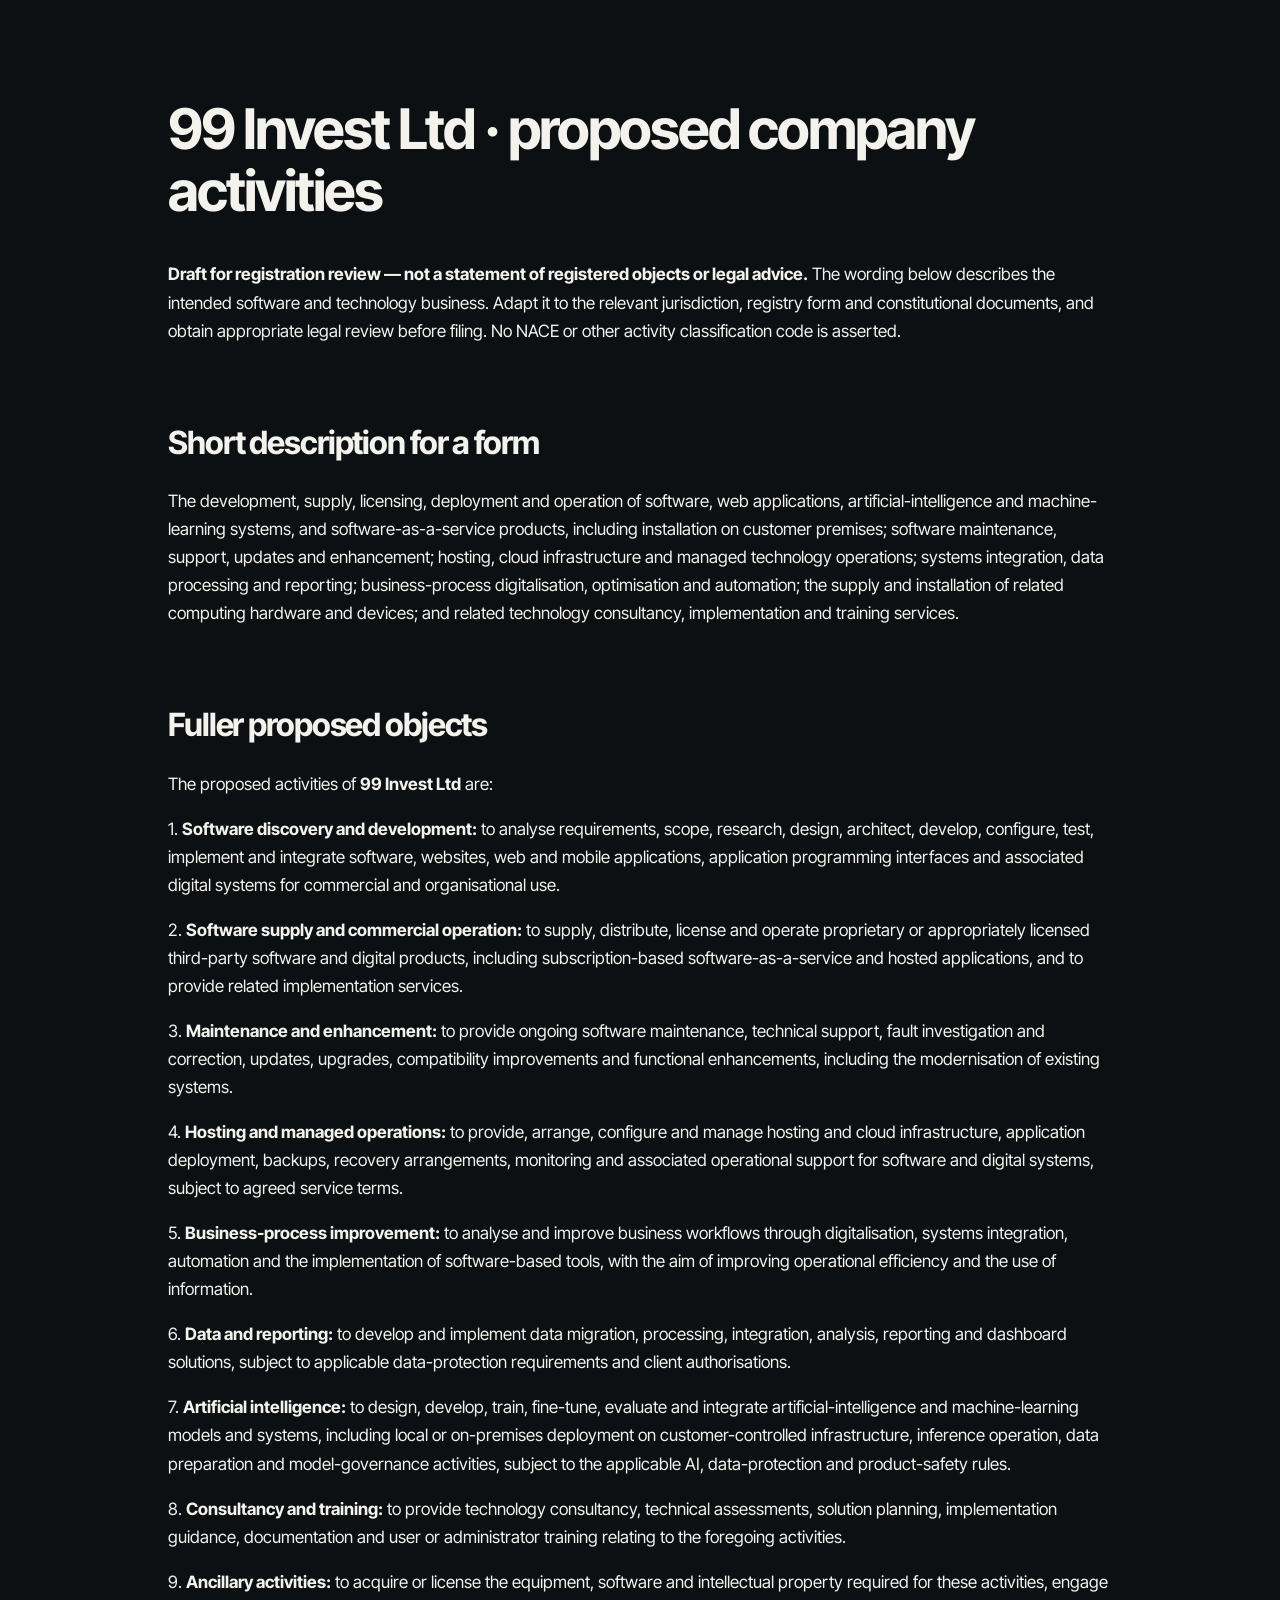
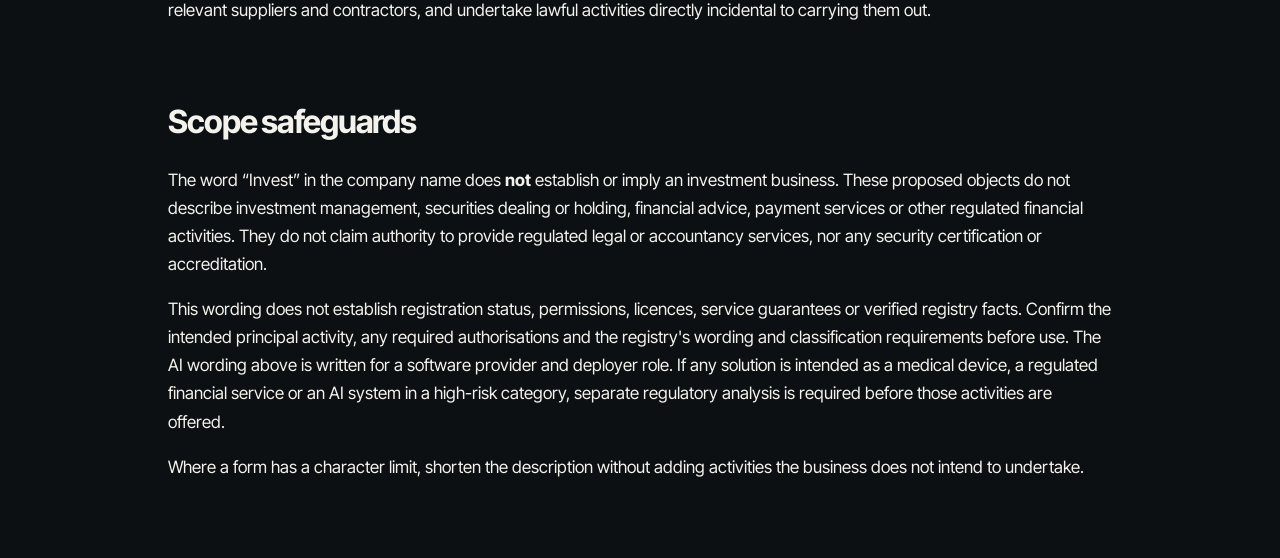
<file: site/company-activities.html>
<!doctype html><html lang="en"><head><meta charset="utf-8"><meta name="viewport" content="width=device-width,initial-scale=1"><title>Company activities — 99 Invest Ltd</title><meta name="description" content="The approved ninetynine brand system: Forge colours, Inter Tight typography, rounded 99 symbol and mixed-weight wordmark."><link rel="icon" href="assets/favicon.svg"><meta property="og:title" content="ninetynine — Brand guidelines"><meta property="og:description" content="One to ninety-nine. We start at one."><meta property="og:image" content="https://ninetynine.eu/og-image.png"><link rel="stylesheet" href="assets/fonts/fonts.css"><style>*{box-sizing:border-box}body{margin:0;background:#0C1013;color:#F4F2ED;font:17px/1.65 "Inter Tight",Arial,sans-serif}main{max-width:1000px;margin:auto;padding:60px 28px}h1,h2,h3{letter-spacing:-.035em;line-height:1.12}h1{font-size:3.5rem}h2{font-size:2rem;margin-top:2.5em}h3{margin-top:2em}a{color:#C9973F}code{font: .82em "JetBrains Mono",monospace}table{width:100%;border-collapse:collapse;font-size:.85em}td{padding:10px;border-bottom:1px solid #7f848966;vertical-align:top}tr:first-child{font-weight:600;color:#C9973F}.hero-logo{width:min(520px,100%);color:#C9973F}.toolbar{display:flex;gap:16px;flex-wrap:wrap;padding:18px 0;border-bottom:1px solid #7f848944}.toolbar a{padding:8px 0}.notice{padding:18px;border:1px solid #7f848966;background:#141A1E}@media(max-width:600px){main{padding:30px 18px}h1{font-size:2.5rem}table{display:block;overflow:auto}}@media print{@page{size:A4;margin:18mm}body{background:white;color:#0C1013;font-size:10pt}main{padding:0;max-width:none}a{color:#88692D}.toolbar,.notice{display:none}h1{font-size:28pt}h2{font-size:18pt;break-after:avoid}h3{break-after:avoid}p,li,tr{break-inside:avoid}table{font-size:8pt}.hero-logo{color:#0C1013}tr:first-child{color:#88692D}}</style></head><body><main><h1>99 Invest Ltd · proposed company activities</h1>
<p><strong>Draft for registration review — not a statement of registered objects or legal advice.</strong> The wording below describes the intended software and technology business. Adapt it to the relevant jurisdiction, registry form and constitutional documents, and obtain appropriate legal review before filing. No NACE or other activity classification code is asserted.</p>
<h2>Short description for a form</h2>
<p>The development, supply, licensing, deployment and operation of software, web applications, artificial-intelligence and machine-learning systems, and software-as-a-service products, including installation on customer premises; software maintenance, support, updates and enhancement; hosting, cloud infrastructure and managed technology operations; systems integration, data processing and reporting; business-process digitalisation, optimisation and automation; the supply and installation of related computing hardware and devices; and related technology consultancy, implementation and training services.</p>
<h2>Fuller proposed objects</h2>
<p>The proposed activities of <strong>99 Invest Ltd</strong> are:</p>
<p>1. <strong>Software discovery and development:</strong> to analyse requirements, scope, research, design, architect, develop, configure, test, implement and integrate software, websites, web and mobile applications, application programming interfaces and associated digital systems for commercial and organisational use.</p>
<p>2. <strong>Software supply and commercial operation:</strong> to supply, distribute, license and operate proprietary or appropriately licensed third-party software and digital products, including subscription-based software-as-a-service and hosted applications, and to provide related implementation services.</p>
<p>3. <strong>Maintenance and enhancement:</strong> to provide ongoing software maintenance, technical support, fault investigation and correction, updates, upgrades, compatibility improvements and functional enhancements, including the modernisation of existing systems.</p>
<p>4. <strong>Hosting and managed operations:</strong> to provide, arrange, configure and manage hosting and cloud infrastructure, application deployment, backups, recovery arrangements, monitoring and associated operational support for software and digital systems, subject to agreed service terms.</p>
<p>5. <strong>Business-process improvement:</strong> to analyse and improve business workflows through digitalisation, systems integration, automation and the implementation of software-based tools, with the aim of improving operational efficiency and the use of information.</p>
<p>6. <strong>Data and reporting:</strong> to develop and implement data migration, processing, integration, analysis, reporting and dashboard solutions, subject to applicable data-protection requirements and client authorisations.</p>
<p>7. <strong>Artificial intelligence:</strong> to design, develop, train, fine-tune, evaluate and integrate artificial-intelligence and machine-learning models and systems, including local or on-premises deployment on customer-controlled infrastructure, inference operation, data preparation and model-governance activities, subject to the applicable AI, data-protection and product-safety rules.</p>
<p>8. <strong>Consultancy and training:</strong> to provide technology consultancy, technical assessments, solution planning, implementation guidance, documentation and user or administrator training relating to the foregoing activities.</p>
<p>9. <strong>Ancillary activities:</strong> to acquire or license the equipment, software and intellectual property required for these activities, engage relevant suppliers and contractors, and undertake lawful activities directly incidental to carrying them out.</p>
<h2>Scope safeguards</h2>
<p>The word “Invest” in the company name does <strong>not</strong> establish or imply an investment business. These proposed objects do not describe investment management, securities dealing or holding, financial advice, payment services or other regulated financial activities. They do not claim authority to provide regulated legal or accountancy services, nor any security certification or accreditation.</p>
<p>This wording does not establish registration status, permissions, licences, service guarantees or verified registry facts. Confirm the intended principal activity, any required authorisations and the registry&#x27;s wording and classification requirements before use. The AI wording above is written for a software provider and deployer role. If any solution is intended as a medical device, a regulated financial service or an AI system in a high-risk category, separate regulatory analysis is required before those activities are offered.</p>
<p>Where a form has a character limit, shorten the description without adding activities the business does not intend to undertake.</p></main></body></html>
</file>
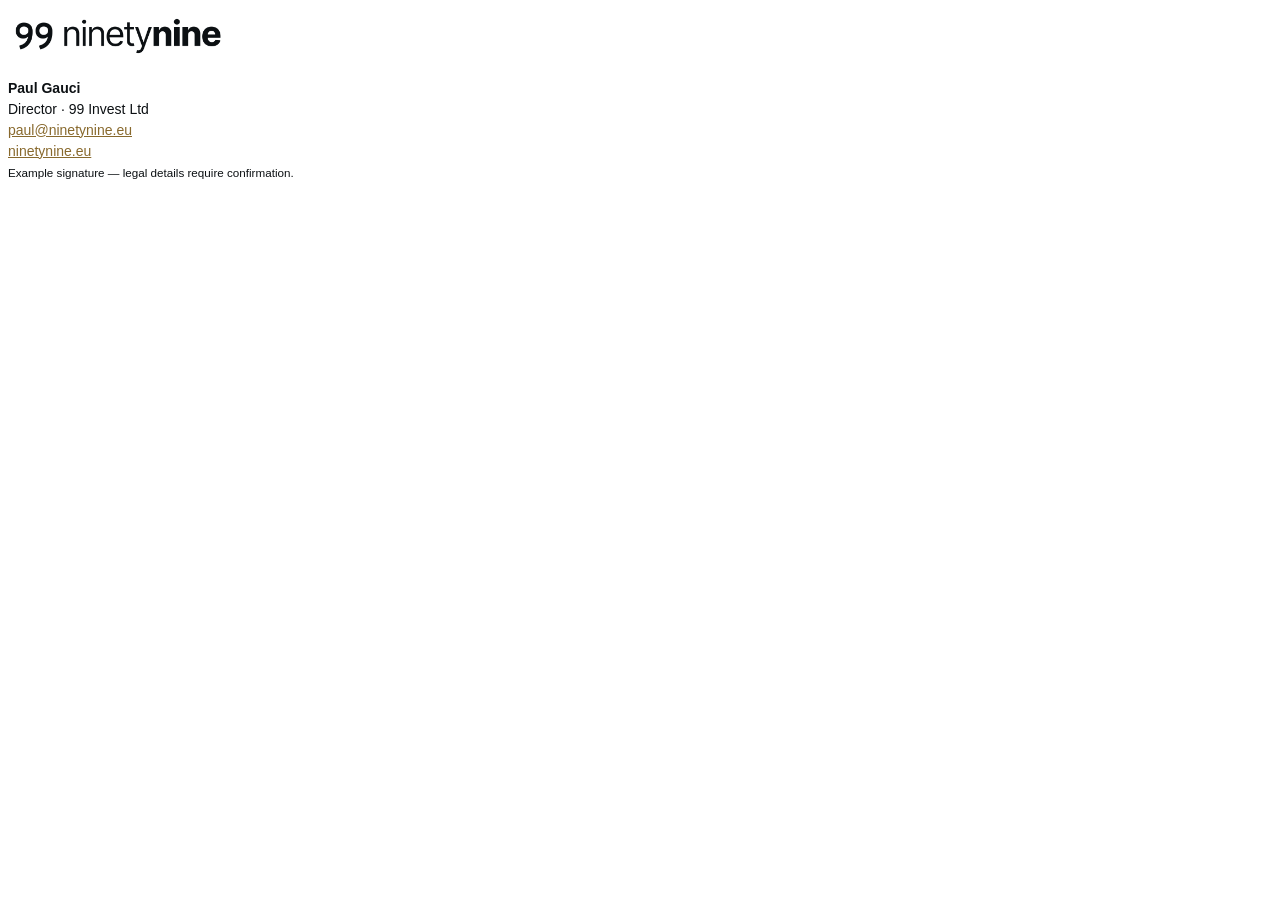
<file: brand-system/collateral/email-signature.html>
<!doctype html><html lang="en"><head><meta charset="utf-8"><title>ninetynine · example email signature</title></head><body><table role="presentation" cellpadding="0" cellspacing="0" style="font:14px/1.5 Arial,sans-serif;color:#0C1013"><tr><td style="padding-bottom:14px"><img src="primary-ink.png" width="220" alt="ninetynine" style="display:block;border:0;width:220px;height:auto"></td></tr><tr><td><strong>Paul Gauci</strong><br>Director · 99 Invest Ltd<br><a href="mailto:paul@ninetynine.eu" style="color:#88692D">paul@ninetynine.eu</a><br><a href="https://ninetynine.eu" style="color:#88692D">ninetynine.eu</a><br><small>Example signature — legal details require confirmation.</small></td></tr></table></body></html>
</file>
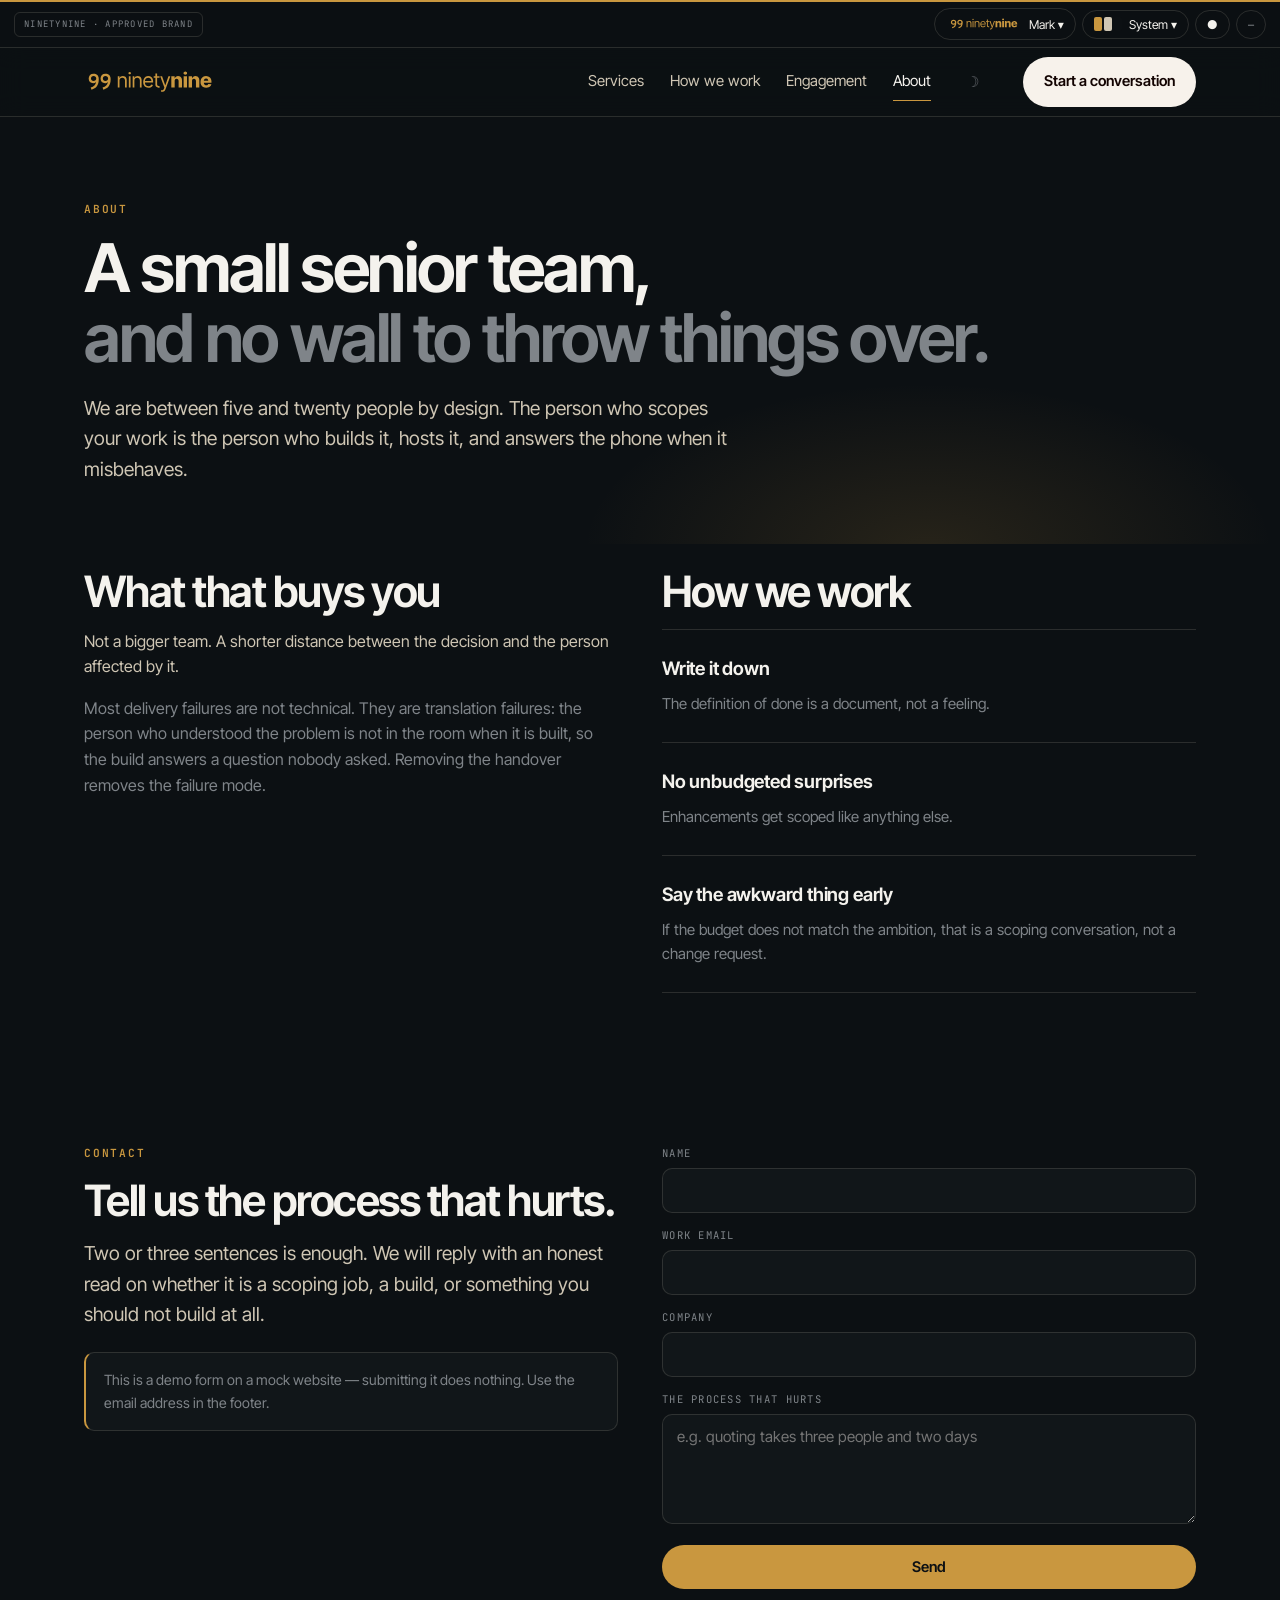
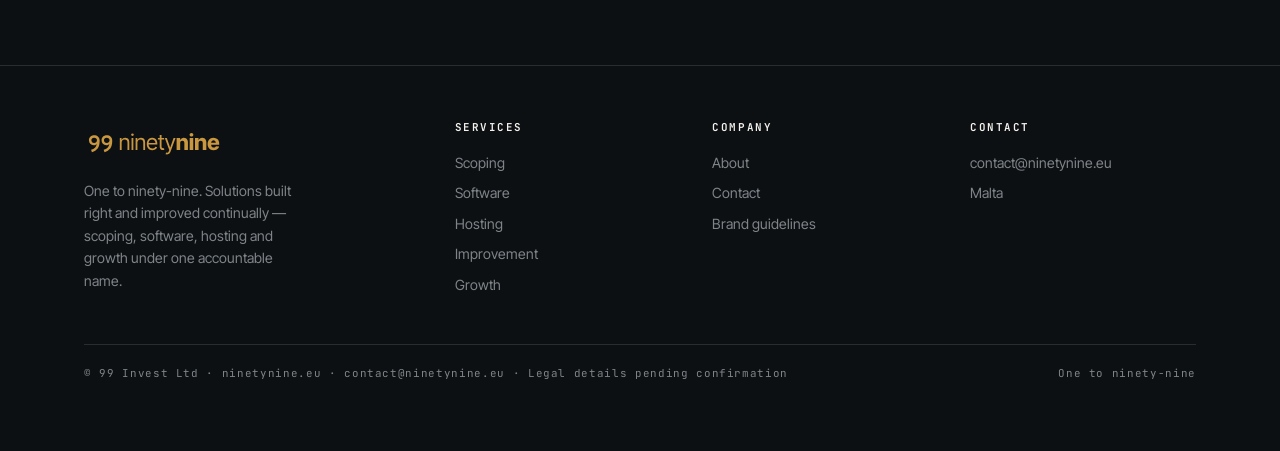
<file: site/site/about.html>
<!doctype html>
<html lang="en" data-package="forge">
<head>
<meta charset="utf-8"><meta name="viewport" content="width=device-width,initial-scale=1">
<title>About — ninetynine</title>
<link rel="icon" href="../assets/favicon.svg" type="image/svg+xml">
<meta name="description" content="99 is a small senior team in Malta. The people who scope your work build it, host it and keep improving it.">
<meta property="og:type" content="website">
<meta property="og:site_name" content="99">
<meta property="og:title" content="About — ninetynine">
<meta property="og:description" content="99 is a small senior team in Malta. The people who scope your work build it, host it and keep improving it.">
<meta property="og:url" content="https://ninetynine.eu/site/about">
<meta property="og:image" content="https://ninetynine.eu/og-image.png">
<meta name="twitter:card" content="summary_large_image">
<meta name="twitter:title" content="About — ninetynine">
<meta name="twitter:description" content="99 is a small senior team in Malta. The people who scope your work build it, host it and keep improving it.">
<meta name="twitter:image" content="https://ninetynine.eu/og-image.png">
<link rel="stylesheet" href="../assets/fonts/fonts.css">
<script src="../assets/theme.js?v=de99bb8910be"></script>
<link rel="stylesheet" href="../assets/site.css?v=de99bb8910be">

</head>
<body>
<header class="nav"><div class="wrap">
  <a class="logo" href="home" aria-label="ninetynine — home" style="color:var(--accent)"><span data-logo-slot aria-hidden="true"></span><span class="navword" data-wordmark>99</span>
  </a>
  <nav class="links" id="navlinks" aria-label="Primary">
    <a href="services" >Services</a>
    <a href="home#how">How we work</a>
    <a href="services#engagement">Engagement</a>
    <a href="about" aria-current="page">About</a>
  </nav>
  <button type="button" class="navmode" id="site-mode" aria-label="Toggle light or dark mode" title="Light / dark">
    <span aria-hidden="true" id="site-mode-ico">&#9789;</span></button>
  <a class="btn btn-solid cta" href="about#contact">Start a conversation</a>
  <button type="button" class="navtoggle" id="navtoggle" aria-expanded="false" aria-controls="navlinks" aria-label="Menu">
    <i></i><i></i><i></i></button>
</div></header>

<main>
  <section class="hero" style="padding-bottom:40px"><div class="wrap">
    <p class="micro">About</p>
    <h1>A small senior team,<br><span class="dim">and no wall to throw things over.</span></h1>
    <p class="lede" style="margin-top:20px">We are between five and twenty people by design. The person who scopes
    your work is the person who builds it, hosts it, and answers the phone when it misbehaves.</p>
  </div></section>

  <section style="padding-top:24px"><div class="wrap"><div class="two">
    <div>
      <h2>What that buys you</h2>
      <p style="margin-top:14px;color:var(--sand)">Not a bigger team. A shorter distance between the decision and the
      person affected by it.</p>
      <p style="color:var(--slate)">Most delivery failures are not technical. They are translation failures: the person
      who understood the problem is not in the room when it is built, so the build answers a question nobody asked.
      Removing the handover removes the failure mode.</p>
    </div>
    <div id="how">
      <h2>How we work</h2>
      <div class="steps" style="margin-top:14px">
        <div class="step" style="grid-template-columns:1fr;gap:6px"><h3>Write it down</h3>
          <p>The definition of done is a document, not a feeling.</p></div>
        <div class="step" style="grid-template-columns:1fr;gap:6px"><h3>No unbudgeted surprises</h3>
          <p>Enhancements get scoped like anything else.</p></div>
        <div class="step" style="grid-template-columns:1fr;gap:6px"><h3>Say the awkward thing early</h3>
          <p>If the budget does not match the ambition, that is a scoping conversation, not a change request.</p></div>
      </div>
    </div>
  </div></div></section>

  <section id="contact"><div class="wrap"><div class="two">
    <div>
      <p class="micro">Contact</p>
      <h2>Tell us the process that hurts.</h2>
      <p class="lede" style="margin-top:14px">Two or three sentences is enough. We will reply with an honest read on
      whether it is a scoping job, a build, or something you should not build at all.</p>
      <div class="notice" style="margin-top:22px">This is a demo form on a mock website — submitting it does nothing.
      Use the email address in the footer.</div>
    </div>
    <form class="form" onsubmit="event.preventDefault();this.querySelector('.sent').hidden=false;">
      <div class="field"><label for="n">Name</label><input id="n" name="name" autocomplete="name" required></div>
      <div class="field"><label for="e">Work email</label><input id="e" name="email" type="email" autocomplete="email" required></div>
      <div class="field"><label for="c">Company</label><input id="c" name="company" autocomplete="organization"></div>
      <div class="field"><label for="p">The process that hurts</label>
        <textarea id="p" name="process" placeholder="e.g. quoting takes three people and two days"></textarea></div>
      <button class="btn btn-accent" type="submit">Send</button>
      <p class="sent" hidden style="color:var(--accent);font-family:var(--font-mono);font-size:.78rem;letter-spacing:.08em">
        DEMO ONLY — nothing was sent.</p>
    </form>
  </div></div></section>
</main>

<footer class="foot"><div class="wrap">
  <div class="cols">
    <div>
      <a class="logo" href="home" style="color:var(--accent)" aria-label="99"><span data-logo-slot aria-hidden="true"></span></a>
      <p style="max-width:26ch">One to ninety-nine. Solutions built right and improved continually — scoping, software, hosting and growth
      under one accountable name.</p>
    </div>
    <div><h4>Services</h4>
      <a href="services#scoping">Scoping</a><a href="services#software">Software</a>
      <a href="services#hosting">Hosting</a><a href="services#maintenance">Improvement</a>
      <a href="services#enhancement">Growth</a></div>
    <div><h4>Company</h4>
      <a href="about">About</a><a href="about#contact">Contact</a>
      <a href="../index.html">Brand guidelines</a></div>
    <div><h4>Contact</h4>
      <a href="mailto:contact@ninetynine.eu">contact@ninetynine.eu</a>
      <span style="display:block;padding:4px 0">Malta</span></div>
  </div>
  <div class="legal">
    <span>© 99 Invest Ltd · ninetynine.eu · contact@ninetynine.eu · Legal details pending confirmation</span>
    <span>One to ninety-nine</span>
  </div>
</div></footer>

</body></html>
</file>
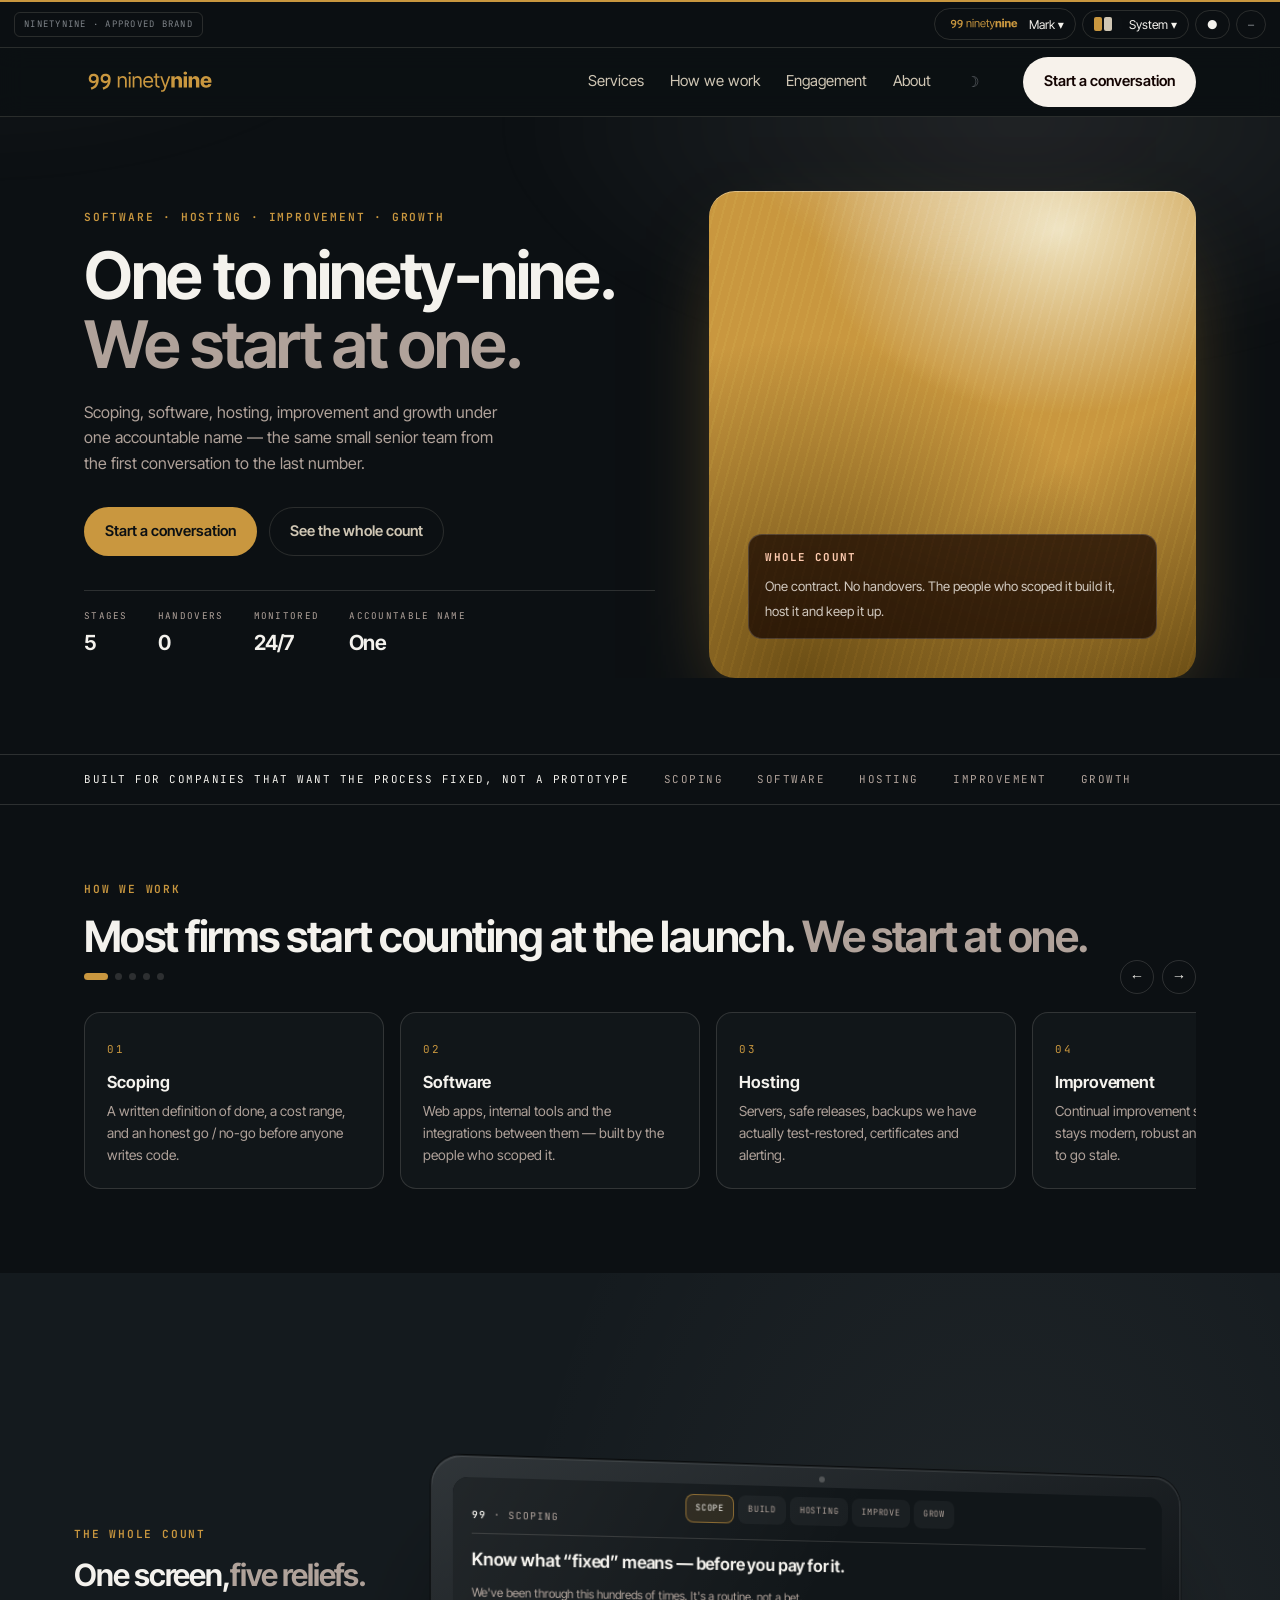
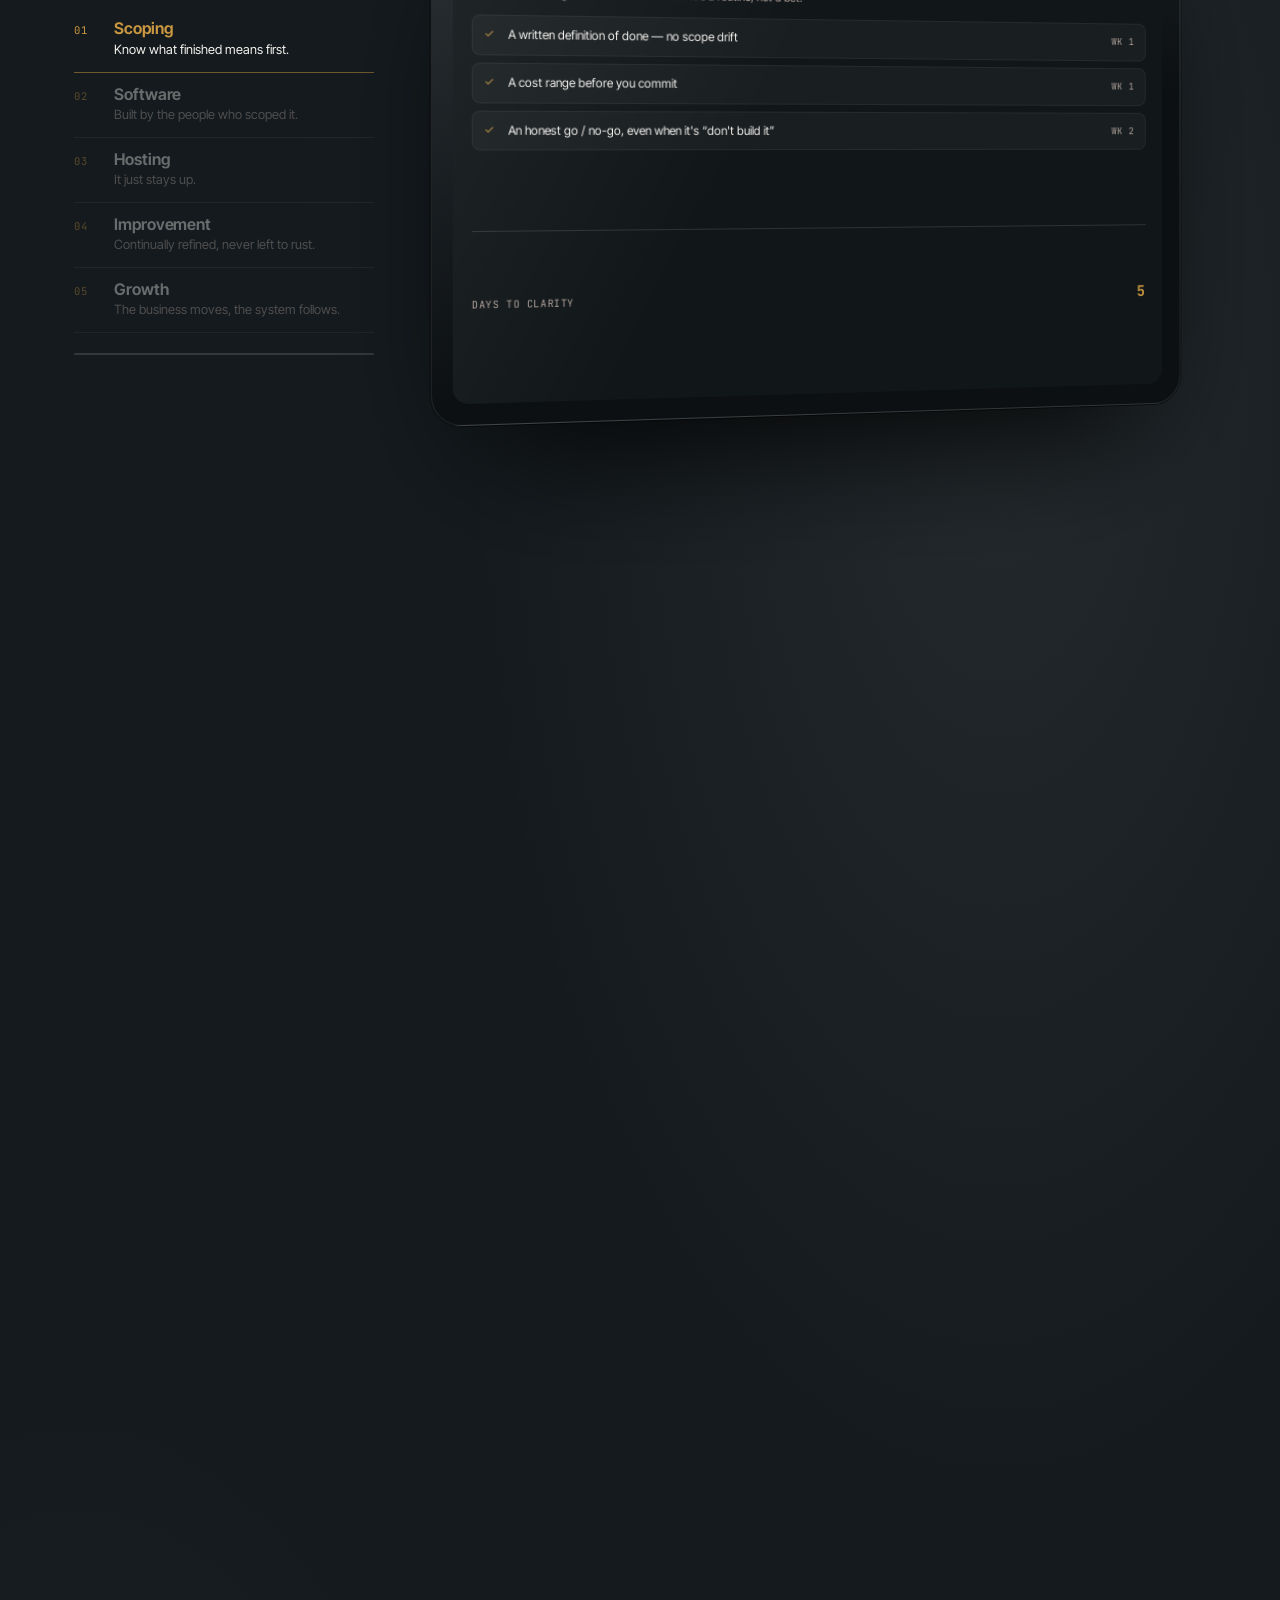
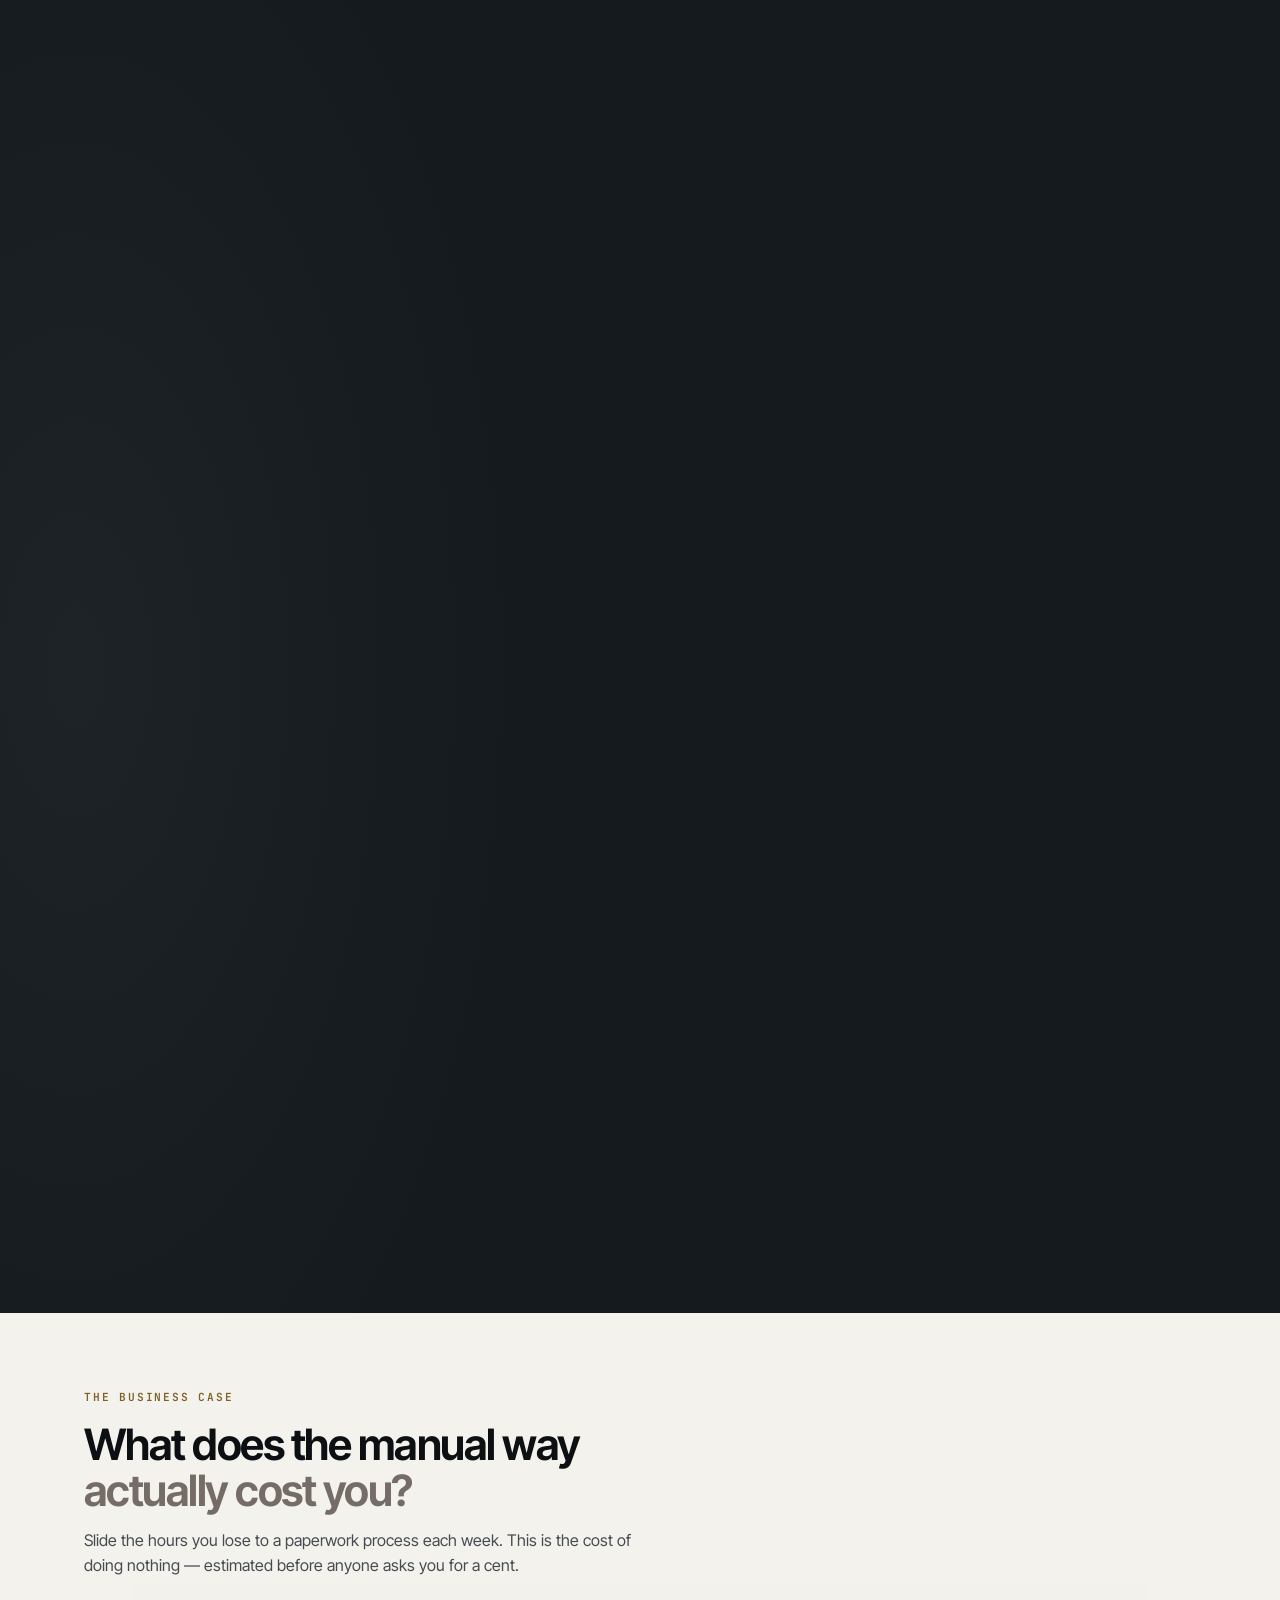
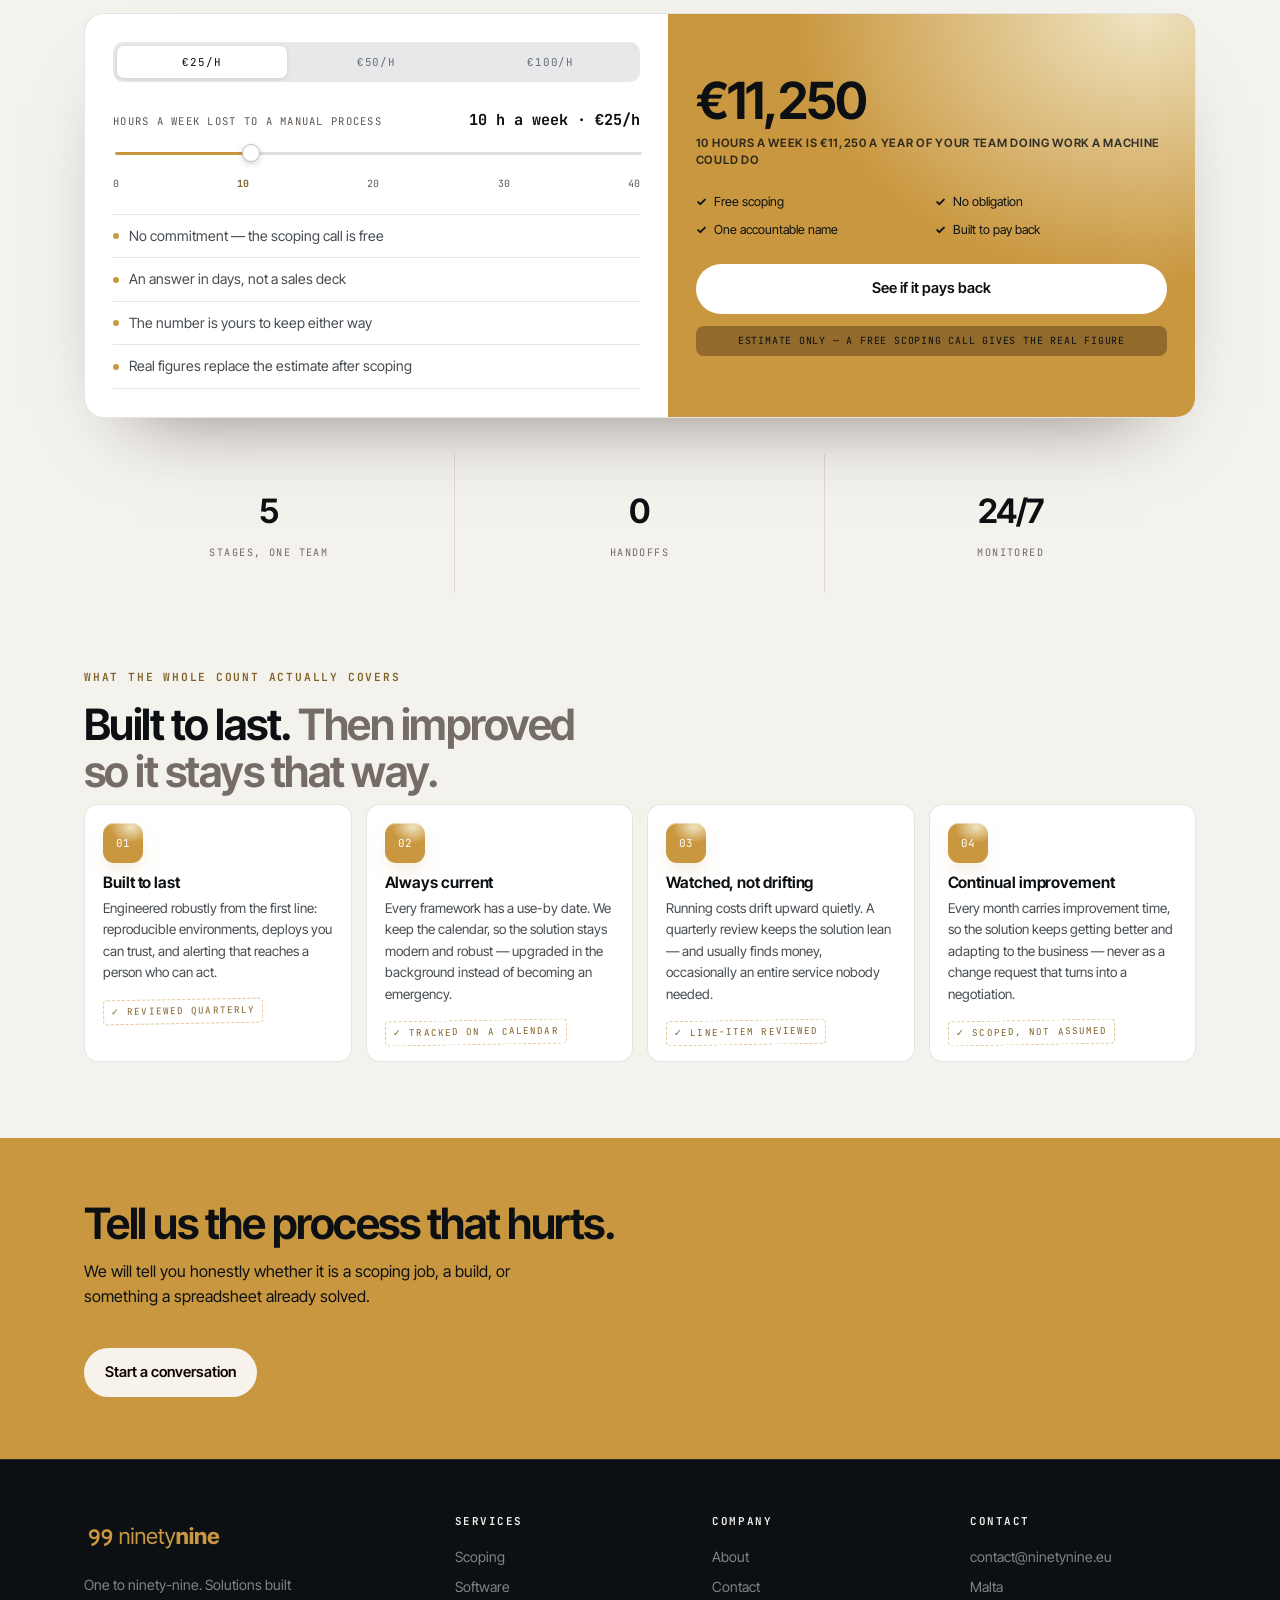
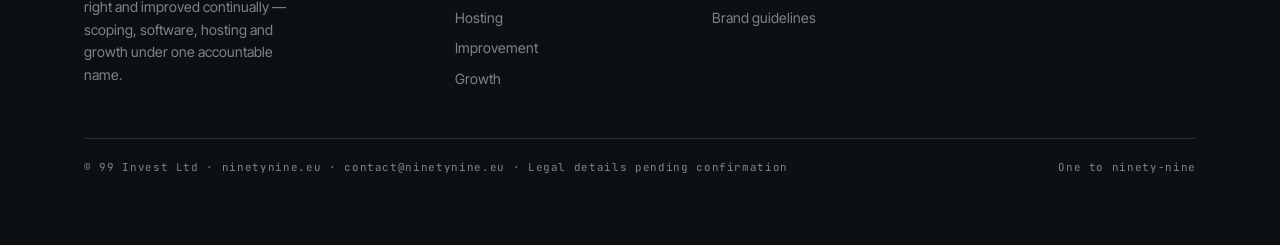
<file: site/site/home.html>
<!doctype html>
<html lang="en" data-package="forge">
<head>
<meta charset="utf-8"><meta name="viewport" content="width=device-width,initial-scale=1">
<title>ninetynine — Software, hosting and continual improvement</title>
<link rel="icon" href="../assets/favicon.svg" type="image/svg+xml">
<meta name="description" content="99 builds software, hosts it and improves it continually — one accountable senior team from the first conversation to the last number. Malta.">
<meta property="og:type" content="website">
<meta property="og:site_name" content="99">
<meta property="og:title" content="ninetynine — Software, hosting and continual improvement">
<meta property="og:description" content="99 builds software, hosts it and improves it continually — one accountable senior team from the first conversation to the last number. Malta.">
<meta property="og:url" content="https://ninetynine.eu/site/home">
<meta property="og:image" content="https://ninetynine.eu/og-image.png">
<meta name="twitter:card" content="summary_large_image">
<meta name="twitter:title" content="ninetynine — Software, hosting and continual improvement">
<meta name="twitter:description" content="99 builds software, hosts it and improves it continually — one accountable senior team from the first conversation to the last number. Malta.">
<meta name="twitter:image" content="https://ninetynine.eu/og-image.png">
<link rel="stylesheet" href="../assets/fonts/fonts.css">
<script src="../assets/theme.js?v=de99bb8910be"></script>
<link rel="stylesheet" href="../assets/site.css?v=de99bb8910be">
<link rel="stylesheet" href="../assets/mock.css?v=de99bb8910be">
</head>
<body>
<header class="nav"><div class="wrap">
  <a class="logo" href="home" aria-label="ninetynine — home" style="color:var(--accent)"><span data-logo-slot aria-hidden="true"></span><span class="navword" data-wordmark>99</span>
  </a>
  <nav class="links" id="navlinks" aria-label="Primary">
    <a href="services" >Services</a>
    <a href="#how">How we work</a>
    <a href="services#engagement">Engagement</a>
    <a href="about" >About</a>
  </nav>
  <button type="button" class="navmode" id="site-mode" aria-label="Toggle light or dark mode" title="Light / dark">
    <span aria-hidden="true" id="site-mode-ico">&#9789;</span></button>
  <a class="btn btn-solid cta" href="about#contact">Start a conversation</a>
  <button type="button" class="navtoggle" id="navtoggle" aria-expanded="false" aria-controls="navlinks" aria-label="Menu">
    <i></i><i></i><i></i></button>
</div></header>

<main>
  <section class="hero-ref"><div class="wrap"><div class="inner">
    <div class="reveal">
      <p class="micro">Software · Hosting · Improvement · Growth</p>
      <h1 class="tone">One to ninety-nine.<span class="t2">We start at one.</span></h1>
      <p class="sub">Scoping, software, hosting, improvement and growth under one accountable name — the same
      small senior team from the first conversation to the last number.</p>
      <div class="actions">
        <a class="btn btn-accent" href="about#contact">Start a conversation</a>
        <a class="btn btn-ghost" href="#journey">See the whole count</a>
      </div>
      <dl class="hero-stats">
        <div><dt>Stages</dt><dd>5</dd></div>
        <div><dt>Handovers</dt><dd>0</dd></div>
        <div><dt>Monitored</dt><dd>24/7</dd></div>
        <div><dt>Accountable name</dt><dd>One</dd></div>
      </dl>
    </div>
    <div class="reveal orb">
      <div class="card">
        <b>Whole count</b>
        <span>One contract. No handovers. The people who scoped it build it, host it and keep it up.</span>
      </div>
    </div>
  </div></div></section>

  <div class="strip"><div class="wrap">
    <span class="who">Built for companies that want the process fixed, not a prototype</span>
    <span>Scoping</span><span>Software</span><span>Hosting</span><span>Improvement</span><span>Growth</span>
  </div></div>

  <section id="how"><div class="wrap reveal">
    <p class="micro">How we work</p>
    <h2 class="tone">Most firms start counting at the launch.
      <span class="t2">We start at one.</span></h2>
    <div class="railhead">
      <div class="dots" id="dots" role="tablist" aria-label="Stages"></div>
      <div class="navarrows">
        <button type="button" id="rail-prev" aria-label="Previous stage">&larr;</button>
        <button type="button" id="rail-next" aria-label="Next stage">&rarr;</button>
      </div>
    </div>
    <div class="rail" id="rail" tabindex="0" aria-label="The five stages of the count">
      <article class="slide"><span class="n">01</span><h4>Scoping</h4>
        <p>A written definition of done, a cost range, and an honest go / no-go before anyone writes code.</p></article>
      <article class="slide"><span class="n">02</span><h4>Software</h4>
        <p>Web apps, internal tools and the integrations between them — built by the people who scoped it.</p></article>
      <article class="slide"><span class="n">03</span><h4>Hosting</h4>
        <p>Servers, safe releases, backups we have actually test-restored, certificates and alerting.</p></article>
      <article class="slide"><span class="n">04</span><h4>Improvement</h4>
        <p>Continual improvement so the solution stays modern, robust and lean — never left to go stale.</p></article>
      <article class="slide"><span class="n">05</span><h4>Growth</h4>
        <p>When the business changes shape, the system should too. The next count starts here.</p></article>
    </div>
  </div></section>

  <section class="journey" id="journey">
    <div class="sticky">
      <div>
        <p class="micro">The whole count</p>
        <h2 class="tone" style="font-size:clamp(1.5rem,2.4vw,2rem)">One screen,<span class="t2">five reliefs.</span></h2>
        <ol class="jsteps">
          <li aria-current="true"><span class="k">01</span><div><h4>Scoping</h4>
            <p>Know what finished means first.</p></div></li>
          <li><span class="k">02</span><div><h4>Software</h4>
            <p>Built by the people who scoped it.</p></div></li>
          <li><span class="k">03</span><div><h4>Hosting</h4>
            <p>It just stays up.</p></div></li>
          <li><span class="k">04</span><div><h4>Improvement</h4>
            <p>Continually refined, never left to rust.</p></div></li>
          <li><span class="k">05</span><div><h4>Growth</h4>
            <p>The business moves, the system follows.</p></div></li>
        </ol>
        <div class="jbar"><i></i></div>
      </div>

      <div class="tablet">
        <div class="screen" role="group" aria-label="The five stages, shown as outcomes">
          <div class="screen-nav" role="tablist" aria-label="Stages"><span class="tab" data-goto="0">Scope</span><span class="tab" data-goto="1">Build</span><span class="tab" data-goto="2">Hosting</span><span class="tab" data-goto="3">Improve</span><span class="tab" data-goto="4">Grow</span></div>

          <div class="jscreen" data-step="0">
            <div class="bar-top"><span><b>99</b> · scoping</span></div>
            <h5>Know what &ldquo;fixed&rdquo; means — before you pay for it.</h5>
            <p class="sub">We've been through this hundreds of times. It's a routine, not a bet.</p>
            <div class="jrows">
              <div class="jrow"><span class="tick">✓</span><span>A written definition of done — no scope drift</span><span class="meta">WK 1</span></div>
              <div class="jrow"><span class="tick">✓</span><span>A cost range before you commit</span><span class="meta">WK 1</span></div>
              <div class="jrow"><span class="tick">✓</span><span>An honest go / no-go, even when it's &ldquo;don't build it&rdquo;</span><span class="meta">WK 2</span></div>
            </div>
            <div class="foot"><span>DAYS TO CLARITY</span><b>5</b></div>
          </div>

          <div class="jscreen" data-step="1">
            <div class="bar-top"><span><b>99</b> · build</span></div>
            <h5>Built by the people who understood it.</h5>
            <p class="sub">You describe the problem once — not once per handoff. There is no wall.</p>
            <div class="jrows">
              <div class="jrow"><span class="tick">✓</span><span>No throwing it over a wall to a junior team</span><span class="meta">—</span></div>
              <div class="jrow"><span class="tick">✓</span><span>Security, tests and migrations done properly</span><span class="meta">—</span></div>
              <div class="jrow"><span class="tick">✓</span><span>You're never asked to learn our stack</span><span class="meta">—</span></div>
            </div>
            <div class="foot"><span>TEAMS INVOLVED</span><b>1</b></div>
          </div>

          <div class="jscreen" data-step="2">
            <div class="bar-top"><span><b>99</b> · hosting</span></div>
            <h5>It just stays up. And when it doesn't, someone's already on it.</h5>
            <p class="sub">Hassle-free means you sleep through the incident, not through the alert.</p>
            <div class="jbars"><i style="height:78%"></i><i style="height:86%"></i><i style="height:71%"></i><i style="height:92%"></i><i style="height:64%"></i><i style="height:88%"></i><i style="height:96%"></i><i style="height:82%"></i><i style="height:90%"></i></div>
            <div class="jrows">
              <div class="jrow"><span class="tick">✓</span><span>Backups we've actually restored — in a drill</span><span class="meta">VERIFIED</span></div>
              <div class="jrow"><span class="tick">✓</span><span>Certificates that don't expire on a Friday</span><span class="meta">OK</span></div>
            </div>
            <div class="foot"><span>90-DAY UPTIME</span><b>99.98%</b></div>
          </div>

          <div class="jscreen" data-step="3">
            <div class="bar-top"><span><b>99</b> · improvement</span></div>
            <h5>Improved continually — before it's ever a problem.</h5>
            <p class="sub">We don't wait for things to break. We improve them on a cadence, so the solution stays current and robust.</p>
            <div class="jrows">
              <div class="jrow"><span class="tick">✓</span><span>Continual improvement, scheduled every month</span><span class="meta">CADENCE</span></div>
              <div class="jrow"><span class="tick">✓</span><span>Upgrades done before they become urgent</span><span class="meta">AHEAD</span></div>
              <div class="jrow"><span class="tick">✓</span><span>Performance and cost reviewed every quarter</span><span class="meta">QTR</span></div>
            </div>
            <div class="foot"><span>IMPROVEMENTS SHIP ON</span><b>a monthly cadence</b></div>
          </div>

          <div class="jscreen" data-step="4">
            <div class="bar-top"><span><b>99</b> · growth</span></div>
            <h5>When the business changes shape, the system moves with it.</h5>
            <p class="sub">Growth is just the next count — budgeted, scoped, ordinary.</p>
            <div class="jbars"><i style="height:38%"></i><i style="height:46%"></i><i style="height:52%"></i><i style="height:61%"></i><i style="height:58%"></i><i style="height:73%"></i><i style="height:81%"></i><i style="height:88%"></i><i style="height:97%"></i></div>
            <div class="jrows">
              <div class="jrow"><span class="tick">✓</span><span>Improvement time set aside every month</span><span class="meta">LIVE</span></div>
              <div class="jrow"><span class="tick">✓</span><span>Scoped changes, never a surprise invoice</span><span class="meta">LIVE</span></div>
            </div>
            <div class="foot"><span>HOURS RETURNED / MONTH</span><b>68</b></div>
          </div>

        </div>
      </div>
    </div>
  </section>


  <section class="cream on-cream"><div class="wrap">
    <div class="reveal" style="max-width:62ch;margin-bottom:34px">
      <p class="micro">The business case</p>
      <h2 class="tone">What does the manual way <span class="t2">actually cost you?</span></h2>
      <p style="margin-top:14px">Slide the hours you lose to a paperwork process each week. This is the cost of
      doing nothing &mdash; estimated before anyone asks you for a cent.</p>
    </div>

    <div class="est reveal" id="estimator">
      <div class="left">
        <div class="seg" role="group" aria-label="The rate you value your people at">
          <button type="button" data-rate="25" aria-pressed="true">&euro;25/h</button>
          <button type="button" data-rate="50" aria-pressed="false">&euro;50/h</button>
          <button type="button" data-rate="100" aria-pressed="false">&euro;100/h</button>
        </div>

        <div class="rowlab"><span>Hours a week lost to a manual process</span><b id="est-summary">10 h &middot; &euro;25/h</b></div>
        <input id="hours" type="range" min="0" max="40" step="1" value="10"
               aria-label="Hours per week lost to a manual process">
        <div class="ticks"><span data-at="0">0</span><span data-at="10">10</span><span class="on" data-at="20">20</span><span data-at="30">30</span><span data-at="40">40</span></div>

        <div class="checks">
          <div><i></i> No commitment &mdash; the scoping call is free</div>
          <div><i></i> An answer in days, not a sales deck</div>
          <div><i></i> The number is yours to keep either way</div>
          <div><i></i> Real figures replace the estimate after scoping</div>
        </div>
      </div>
      <div class="right">
        <div class="price"><span id="est-annual">&euro;11,250</span>
          <small id="est-note">spent on the manual process every year &mdash; the cost of doing nothing</small></div>
        <div class="incl">
          <span>Free scoping</span><span>No obligation</span>
          <span>One accountable name</span><span>Built to pay back</span>
        </div>
        <a class="btn" id="est-cta" href="about#contact">See if it pays back</a>
        <p class="note">Estimate only &mdash; a free scoping call gives the real figure</p>
      </div>
    </div>

    <div class="metrics reveal" style="margin-top:36px">
      <div><b data-count="5">5</b><span>Stages, one team</span></div>
      <div><b data-count="0">0</b><span>Handoffs</span></div>
      <div><b>24/7</b><span>Monitored</span></div>
    </div>
  </div></section>

  <section class="cream on-cream" style="padding-top:0"><div class="wrap">
    <div class="reveal" style="max-width:60ch;margin-bottom:10px">
      <p class="micro">What the whole count actually covers</p>
      <h2 class="tone">Built to last.
        <span class="t2">Then improved so it stays that way.</span></h2>
    </div>
    <div class="covers reveal">
      <article><span class="gloss">01</span><h4>Built to last</h4>
        <p>Engineered robustly from the first line: reproducible environments, deploys you can trust, and alerting
        that reaches a person who can act.</p><span class="stamp">Reviewed quarterly</span></article>
      <article><span class="gloss">02</span><h4>Always current</h4>
        <p>Every framework has a use-by date. We keep the calendar, so the solution stays modern and robust &mdash;
        upgraded in the background instead of becoming an emergency.</p><span class="stamp">Tracked on a calendar</span></article>
      <article><span class="gloss">03</span><h4>Watched, not drifting</h4>
        <p>Running costs drift upward quietly. A quarterly review keeps the solution lean &mdash; and usually finds
        money, occasionally an entire service nobody needed.</p><span class="stamp">Line-item reviewed</span></article>
      <article><span class="gloss">04</span><h4>Continual improvement</h4>
        <p>Every month carries improvement time, so the solution keeps getting better and adapting to the business
        &mdash; never as a change request that turns into a negotiation.</p><span class="stamp">Scoped, not assumed</span></article>
    </div>
  </div></section>

  <section class="band"><div class="wrap reveal">
    <h2>Tell us the process that hurts.</h2>
    <p style="margin-top:12px">We will tell you honestly whether it is a scoping job, a build, or something a
    spreadsheet already solved.</p>
    <a class="btn btn-solid" href="about#contact" style="margin-top:22px">Start a conversation</a>
  </div></section>
</main>

<footer class="foot"><div class="wrap">
  <div class="cols">
    <div>
      <a class="logo" href="home" style="color:var(--accent)" aria-label="99"><span data-logo-slot aria-hidden="true"></span></a>
      <p style="max-width:26ch">One to ninety-nine. Solutions built right and improved continually — scoping, software, hosting and growth
      under one accountable name.</p>
    </div>
    <div><h4>Services</h4>
      <a href="services#scoping">Scoping</a><a href="services#software">Software</a>
      <a href="services#hosting">Hosting</a><a href="services#maintenance">Improvement</a>
      <a href="services#enhancement">Growth</a></div>
    <div><h4>Company</h4>
      <a href="about">About</a><a href="about#contact">Contact</a>
      <a href="../index.html">Brand guidelines</a></div>
    <div><h4>Contact</h4>
      <a href="mailto:contact@ninetynine.eu">contact@ninetynine.eu</a>
      <span style="display:block;padding:4px 0">Malta</span></div>
  </div>
  <div class="legal">
    <span>© 99 Invest Ltd · ninetynine.eu · contact@ninetynine.eu · Legal details pending confirmation</span>
    <span>One to ninety-nine</span>
  </div>
</div></footer>
<script src="../assets/mock.js?v=de99bb8910be"></script>
</body></html>
</file>
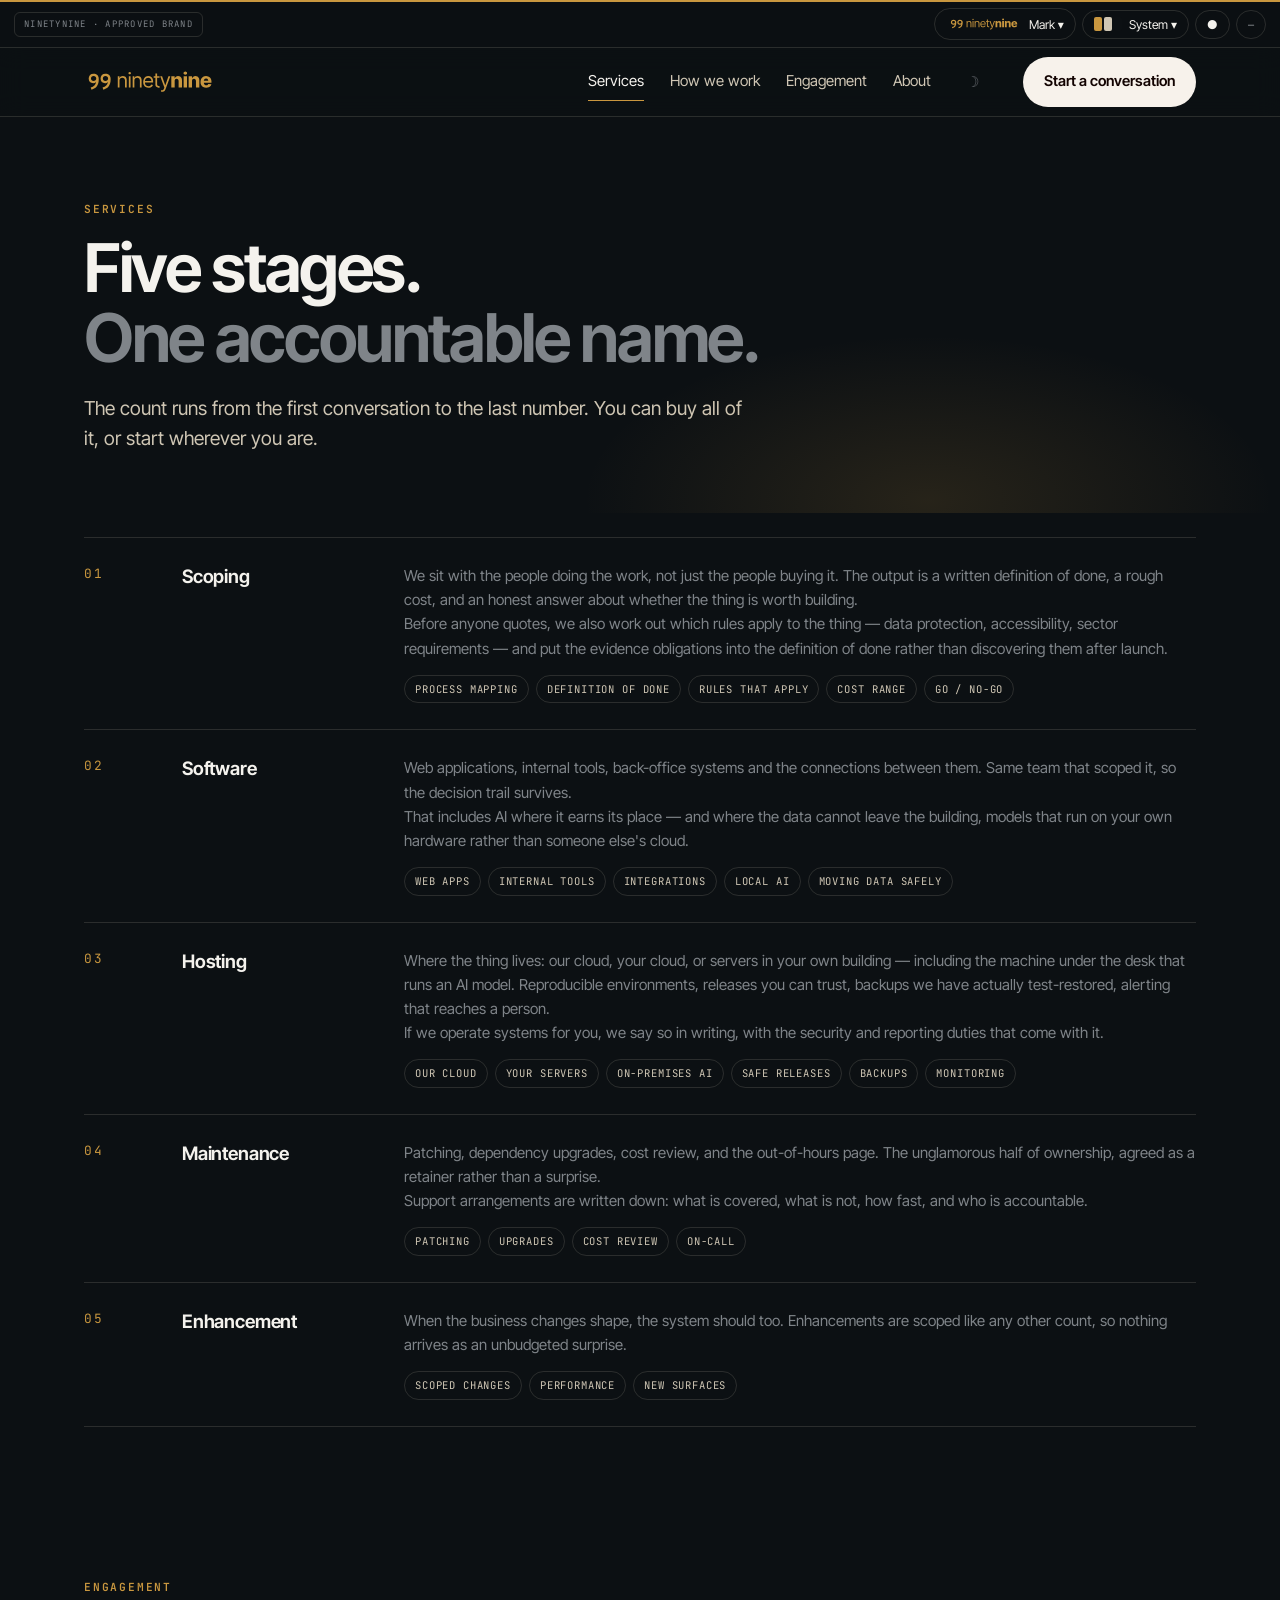
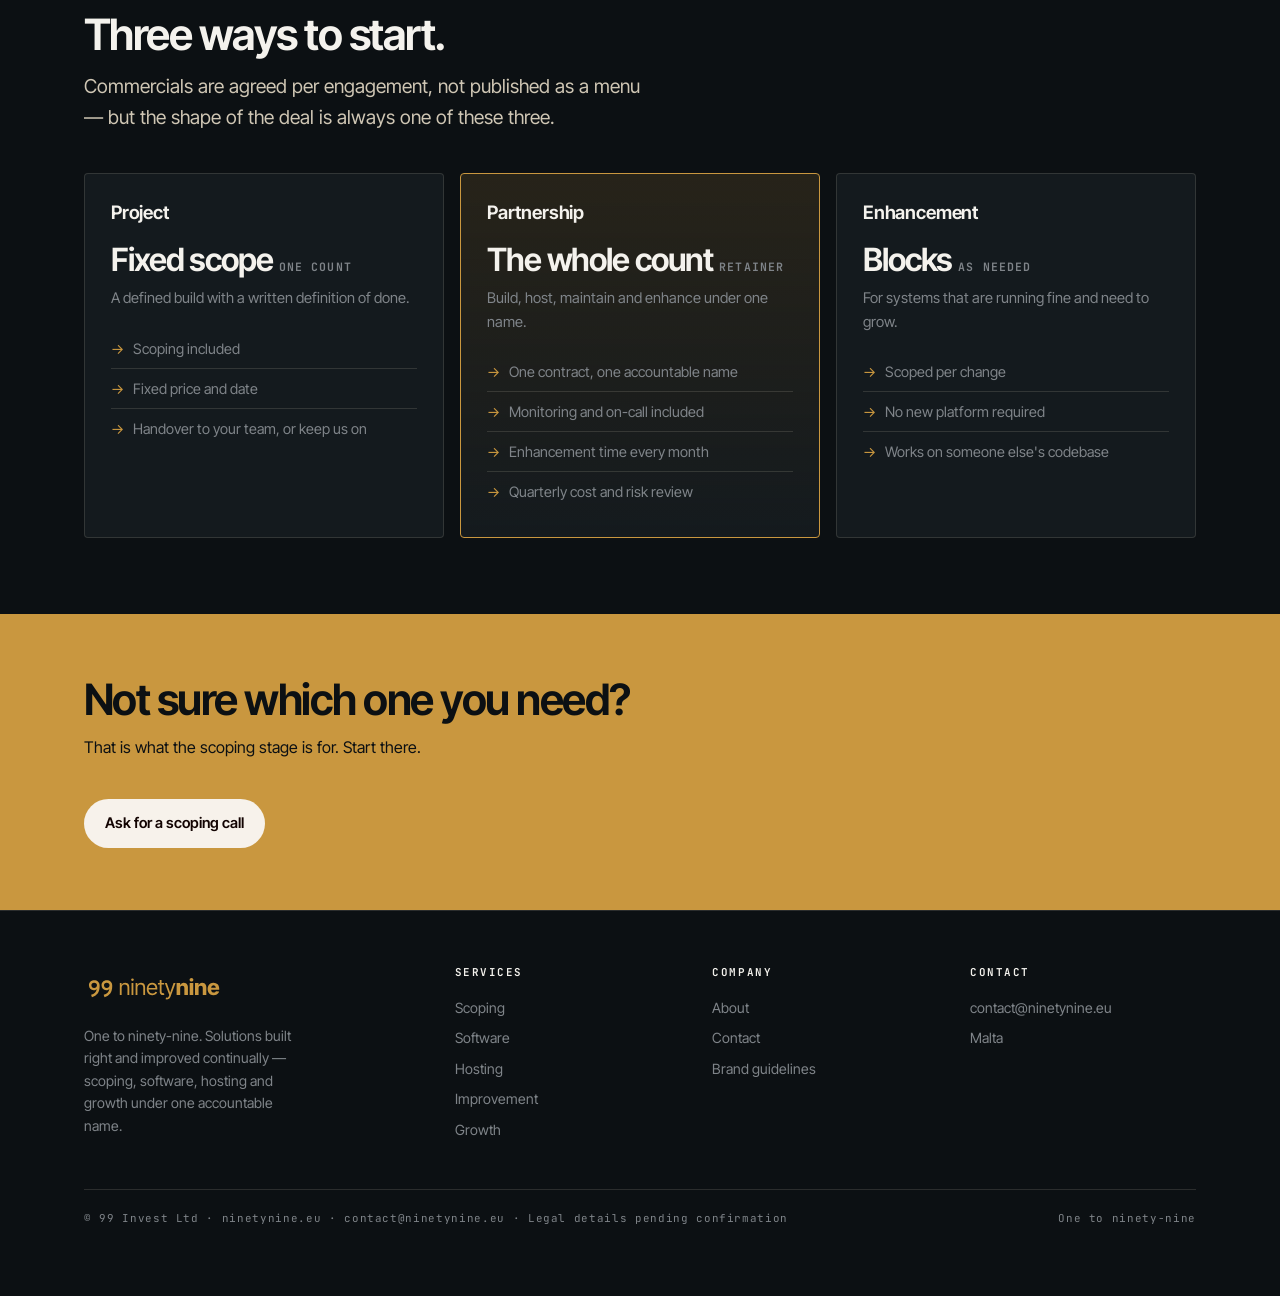
<file: site/site/services.html>
<!doctype html>
<html lang="en" data-package="forge">
<head>
<meta charset="utf-8"><meta name="viewport" content="width=device-width,initial-scale=1">
<title>Services — ninetynine</title>
<link rel="icon" href="../assets/favicon.svg" type="image/svg+xml">
<meta name="description" content="Scoping, software, hosting, improvement and growth under one accountable name — including software that runs on your own infrastructure. No published price list; every engagement starts with a written proposal.">
<meta property="og:type" content="website">
<meta property="og:site_name" content="99">
<meta property="og:title" content="Services — ninetynine">
<meta property="og:description" content="Scoping, software, hosting, improvement and growth under one accountable name — including software that runs on your own infrastructure. No published price list; every engagement starts with a written proposal.">
<meta property="og:url" content="https://ninetynine.eu/site/services">
<meta property="og:image" content="https://ninetynine.eu/og-image.png">
<meta name="twitter:card" content="summary_large_image">
<meta name="twitter:title" content="Services — ninetynine">
<meta name="twitter:description" content="Scoping, software, hosting, improvement and growth under one accountable name — including software that runs on your own infrastructure. No published price list; every engagement starts with a written proposal.">
<meta name="twitter:image" content="https://ninetynine.eu/og-image.png">
<link rel="stylesheet" href="../assets/fonts/fonts.css">
<script src="../assets/theme.js?v=de99bb8910be"></script>
<link rel="stylesheet" href="../assets/site.css?v=de99bb8910be">

</head>
<body>
<header class="nav"><div class="wrap">
  <a class="logo" href="home" aria-label="ninetynine — home" style="color:var(--accent)"><span data-logo-slot aria-hidden="true"></span><span class="navword" data-wordmark>99</span>
  </a>
  <nav class="links" id="navlinks" aria-label="Primary">
    <a href="services" aria-current="page">Services</a>
    <a href="home#how">How we work</a>
    <a href="services#engagement">Engagement</a>
    <a href="about" >About</a>
  </nav>
  <button type="button" class="navmode" id="site-mode" aria-label="Toggle light or dark mode" title="Light / dark">
    <span aria-hidden="true" id="site-mode-ico">&#9789;</span></button>
  <a class="btn btn-solid cta" href="about#contact">Start a conversation</a>
  <button type="button" class="navtoggle" id="navtoggle" aria-expanded="false" aria-controls="navlinks" aria-label="Menu">
    <i></i><i></i><i></i></button>
</div></header>

<main>
  <section class="hero" style="padding-bottom:40px"><div class="wrap">
    <p class="micro">Services</p>
    <h1>Five stages.<br><span class="dim">One accountable name.</span></h1>
    <p class="lede" style="margin-top:20px">The count runs from the first conversation to the last number. You can buy
    all of it, or start wherever you are.</p>
  </div></section>

  <section id="how" style="padding-top:24px"><div class="wrap">
    <div class="steps">
      <div class="step" id="scoping">
        <span class="n">01</span>
        <h3>Scoping</h3>
        <div><p>We sit with the people doing the work, not just the people buying it. The output is a written
        definition of done, a rough cost, and an honest answer about whether the thing is worth building.</p>
        <p>Before anyone quotes, we also work out which rules apply to the thing — data protection, accessibility,
        sector requirements — and put the evidence obligations into the definition of done rather than discovering
        them after launch.</p>
        <div class="tags" style="margin-top:14px"><span class="tag">Process mapping</span>
        <span class="tag">Definition of done</span><span class="tag">Rules that apply</span>
        <span class="tag">Cost range</span><span class="tag">Go / no-go</span></div></div>
      </div>
      <div class="step" id="software">
        <span class="n">02</span>
        <h3>Software</h3>
        <div><p>Web applications, internal tools, back-office systems and the connections between them. Same team
        that scoped it, so the decision trail survives.</p>
        <p>That includes AI where it earns its place — and where the data cannot leave the building, models that
        run on your own hardware rather than someone else's cloud.</p>
        <div class="tags" style="margin-top:14px"><span class="tag">Web apps</span>
        <span class="tag">Internal tools</span><span class="tag">Integrations</span>
        <span class="tag">Local AI</span><span class="tag">Moving data safely</span></div></div>
      </div>
      <div class="step" id="hosting">
        <span class="n">03</span>
        <h3>Hosting</h3>
        <div><p>Where the thing lives: our cloud, your cloud, or servers in your own building — including the machine
        under the desk that runs an AI model. Reproducible environments, releases you can trust, backups we have
        actually test-restored, alerting that reaches a person.</p>
        <p>If we operate systems for you, we say so in writing, with the security and reporting duties that come
        with it.</p>
        <div class="tags" style="margin-top:14px"><span class="tag">Our cloud</span>
        <span class="tag">Your servers</span><span class="tag">On-premises AI</span>
        <span class="tag">Safe releases</span><span class="tag">Backups</span><span class="tag">Monitoring</span></div></div>
      </div>
      <div class="step" id="maintenance">
        <span class="n">04</span>
        <h3>Maintenance</h3>
        <div><p>Patching, dependency upgrades, cost review, and the out-of-hours page. The unglamorous half of
        ownership, agreed as a retainer rather than a surprise.</p>
        <p>Support arrangements are written down: what is covered, what is not, how fast, and who is accountable.</p>
        <div class="tags" style="margin-top:14px"><span class="tag">Patching</span>
        <span class="tag">Upgrades</span><span class="tag">Cost review</span><span class="tag">On-call</span></div></div>
      </div>
      <div class="step" id="enhancement">
        <span class="n">05</span>
        <h3>Enhancement</h3>
        <div><p>When the business changes shape, the system should too. Enhancements are scoped like any other count,
        so nothing arrives as an unbudgeted surprise.</p>
        <div class="tags" style="margin-top:14px"><span class="tag">Scoped changes</span>
        <span class="tag">Performance</span><span class="tag">New surfaces</span></div></div>
      </div>
    </div>
  </div></section>

  <section id="engagement"><div class="wrap">
    <div class="sec-head">
      <p class="micro">Engagement</p>
      <h2>Three ways to start.</h2>
      <p class="lede" style="margin-top:14px">Commercials are agreed per engagement, not published as a menu — but the
      shape of the deal is always one of these three.</p>
    </div>
    <div class="plans">
      <article class="plan"><h3>Project</h3>
        <p class="price">Fixed scope <small>one count</small></p>
        <p style="color:var(--slate);font-size:.92rem">A defined build with a written definition of done.</p>
        <ul><li>Scoping included</li><li>Fixed price and date</li><li>Handover to your team, or keep us on</li></ul></article>
      <article class="plan hi"><h3>Partnership</h3>
        <p class="price">The whole count <small>retainer</small></p>
        <p style="color:var(--slate);font-size:.92rem">Build, host, maintain and enhance under one name.</p>
        <ul><li>One contract, one accountable name</li><li>Monitoring and on-call included</li>
        <li>Enhancement time every month</li><li>Quarterly cost and risk review</li></ul></article>
      <article class="plan"><h3>Enhancement</h3>
        <p class="price">Blocks <small>as needed</small></p>
        <p style="color:var(--slate);font-size:.92rem">For systems that are running fine and need to grow.</p>
        <ul><li>Scoped per change</li><li>No new platform required</li><li>Works on someone else's codebase</li></ul></article>
    </div>
  </div></section>

  <section class="band"><div class="wrap">
    <h2>Not sure which one you need?</h2>
    <p style="margin-top:12px">That is what the scoping stage is for. Start there.</p>
    <a class="btn btn-solid" href="about#contact" style="margin-top:22px">Ask for a scoping call</a>
  </div></section>
</main>

<footer class="foot"><div class="wrap">
  <div class="cols">
    <div>
      <a class="logo" href="home" style="color:var(--accent)" aria-label="99"><span data-logo-slot aria-hidden="true"></span></a>
      <p style="max-width:26ch">One to ninety-nine. Solutions built right and improved continually — scoping, software, hosting and growth
      under one accountable name.</p>
    </div>
    <div><h4>Services</h4>
      <a href="services#scoping">Scoping</a><a href="services#software">Software</a>
      <a href="services#hosting">Hosting</a><a href="services#maintenance">Improvement</a>
      <a href="services#enhancement">Growth</a></div>
    <div><h4>Company</h4>
      <a href="about">About</a><a href="about#contact">Contact</a>
      <a href="../index.html">Brand guidelines</a></div>
    <div><h4>Contact</h4>
      <a href="mailto:contact@ninetynine.eu">contact@ninetynine.eu</a>
      <span style="display:block;padding:4px 0">Malta</span></div>
  </div>
  <div class="legal">
    <span>© 99 Invest Ltd · ninetynine.eu · contact@ninetynine.eu · Legal details pending confirmation</span>
    <span>One to ninety-nine</span>
  </div>
</div></footer>

</body></html>
</file>
<file: site/assets/fonts/fonts.css>
@font-face{font-family:"Inter Tight";font-style:normal;font-weight:100 900;font-display:swap;src:url("InterTight.ttf") format("truetype")}
@font-face{font-family:"JetBrains Mono";font-style:normal;font-weight:100 800;font-display:swap;src:url("JetBrainsMono.ttf") format("truetype")}
</file>
<file: brand-system/fonts/fonts.css>
@font-face{font-family:"Inter Tight";font-style:normal;font-weight:100 900;font-display:swap;src:url("InterTight.ttf") format("truetype")}
@font-face{font-family:"JetBrains Mono";font-style:normal;font-weight:100 800;font-display:swap;src:url("JetBrainsMono.ttf") format("truetype")}
</file>
<file: site/assets/site.css>
/* 99 — mock website styles. Everything derives from the tokens in theme.js,
   so switching package in the brand book re-skins these pages too. */
*, *::before, *::after { box-sizing: border-box; }
html { scroll-behavior: smooth; }
body {
  margin: 0; background: var(--ink); color: var(--paper);
  font-family: var(--font-body); font-size: 16px; line-height: 1.6;
  -webkit-font-smoothing: antialiased;
}
img, svg { max-width: 100%; }
a { color: inherit; }
.wrap { width: 100%; max-width: 1160px; margin: 0 auto; padding: 0 24px; }

/* ---------- type ---------- */
h1, h2, h3, h4 {
  font-family: var(--font-display); font-weight: var(--display-weight);
  letter-spacing: var(--display-track); line-height: 1.04; margin: 0;
  text-transform: var(--display-case);
}
h1 { font-size: clamp(2.4rem, 5.6vw, 4.2rem); }
h2 { font-size: clamp(1.7rem, 3.4vw, 2.7rem); line-height: 1.08; }
h3 { font-size: 1.16rem; letter-spacing: -0.01em; line-height: 1.3; }
h4 { font-size: 0.95rem; letter-spacing: -0.005em; }
.dim { color: var(--slate); }
p { margin: 0 0 1em; }
.lede { font-size: clamp(1.05rem, 1.5vw, 1.22rem); color: var(--sand); max-width: 60ch; }
.micro {
  font-family: var(--font-mono); font-size: 0.7rem; font-weight: 600;
  letter-spacing: 0.16em; text-transform: uppercase; color: var(--accent); margin: 0 0 14px;
}
.micro.neutral { color: var(--slate); }
.num { font-family: var(--font-mono); font-weight: 600; letter-spacing: 0.02em; }

/* ---------- nav ---------- */
.nav {
  position: sticky; top: 0; z-index: 50;
  background: color-mix(in srgb, var(--ink) 88%, transparent);
  backdrop-filter: blur(12px); border-bottom: var(--rule) solid var(--line);
}
.nav .wrap { display: flex; align-items: center; gap: 28px; height: 68px; }
.nav .logo { display: flex; align-items: center; gap: 10px; text-decoration: none; }
.nav .logo svg { height: 36px; width: auto; }
.nav .links { display: flex; gap: 26px; margin-left: auto; }
.nav .links a {
  text-decoration: none; font-size: 0.94rem; color: var(--sand);
  padding: 6px 0; border-bottom: 1px solid transparent;
}
.nav .links a:hover, .nav .links a[aria-current="page"] {
  color: var(--paper); border-bottom-color: var(--accent);
}
.nav .cta { margin-left: 8px; }

/* ---------- buttons ---------- */
.btn {
  display: inline-flex; align-items: center; justify-content: center; gap: 9px;
  font-family: var(--font-body); font-size: 0.92rem; font-weight: 600;
  padding: 12px 20px; border-radius: 99px; border: var(--rule) solid transparent;
  text-decoration: none; cursor: pointer; transition: transform .14s, background .18s, color .18s;
}
.btn:hover { transform: translateY(-1px); }
.btn-solid { background: var(--paper); color: var(--ink); }
.btn-solid:hover { background: #fff; }
.btn-accent { background: var(--accent); color: #fff; }
.btn-ghost { border-color: var(--line); color: var(--sand); background: transparent; }
.btn-ghost:hover { border-color: var(--accent); color: var(--paper); }

/* ---------- hero ---------- */
.hero { padding: 84px 0 64px; position: relative; overflow: hidden; }
.hero::after {
  content: ""; position: absolute; inset: auto -10% -55% 35%; height: 460px;
  background: radial-gradient(closest-side, var(--accent-soft), transparent 72%);
  pointer-events: none;
}
.hero .inner { display: grid; grid-template-columns: 1.15fr .85fr; gap: 48px; align-items: center; }
.hero .actions { display: flex; gap: 12px; flex-wrap: wrap; margin-top: 26px; }
.hero .panel {
  border: var(--rule) solid var(--line); border-radius: var(--radius);
  background: linear-gradient(180deg, var(--surface), var(--surface-2));
  padding: 22px;
}
.hero .panel .row {
  display: flex; justify-content: space-between; gap: 14px;
  padding: 13px 0; border-bottom: var(--rule) solid var(--line); font-size: 0.9rem;
}
.hero .panel .row:last-child { border-bottom: 0; }
.hero .panel .row b { font-family: var(--font-mono); font-weight: 600; }

/* ---------- stats ---------- */
.stats { border-top: var(--rule) solid var(--line); border-bottom: var(--rule) solid var(--line); }
.stats .wrap { display: grid; grid-template-columns: repeat(4, 1fr); }
.stats .cell { padding: 26px 0; text-align: center; border-right: var(--rule) solid var(--line); }
.stats .cell:last-child { border-right: 0; }
.stats b {
  display: block; font-family: var(--font-display); font-size: 1.9rem;
  font-weight: var(--display-weight); letter-spacing: var(--display-track);
}
.stats span {
  font-family: var(--font-mono); font-size: 0.66rem; letter-spacing: 0.14em;
  text-transform: uppercase; color: var(--slate);
}

/* ---------- sections ---------- */
section { padding: 76px 0; }
.sec-head { max-width: 62ch; margin-bottom: 40px; }

/* ---------- cards ---------- */
.cards { display: grid; grid-template-columns: repeat(auto-fit, minmax(260px, 1fr)); gap: 16px; }
.card {
  border: var(--rule) solid var(--line); border-radius: var(--radius);
  background: var(--surface); padding: 24px; transition: border-color .18s, transform .18s;
}
.card:hover { border-color: color-mix(in srgb, var(--accent) 55%, transparent); transform: translateY(-2px); }
.card .ico {
  width: 38px; height: 38px; border-radius: 10px; display: grid; place-items: center;
  background: var(--accent-soft); color: var(--accent); margin-bottom: 16px;
  font-family: var(--font-mono); font-size: 0.78rem; font-weight: 600;
}
.card p { color: var(--slate); font-size: 0.92rem; margin: 8px 0 0; }

/* ---------- lifecycle ---------- */
.steps { border-top: var(--rule) solid var(--line); }
.step {
  display: grid; grid-template-columns: 76px minmax(120px, 200px) 1fr; gap: 22px;
  padding: 26px 0; border-bottom: var(--rule) solid var(--line); align-items: start;
}
.step .n { font-family: var(--font-mono); font-size: 0.8rem; color: var(--accent); letter-spacing: .12em; }
.step h3 { margin-bottom: 6px; }
.step p { color: var(--slate); font-size: 0.94rem; margin: 0; }
.step .tags { display: flex; flex-wrap: wrap; gap: 7px; }
.tag {
  font-family: var(--font-mono); font-size: 0.66rem; letter-spacing: 0.08em;
  text-transform: uppercase; color: var(--sand); border: var(--rule) solid var(--line);
  border-radius: 99px; padding: 5px 10px;
}

/* ---------- quote ---------- */
.quote { border-left: 2px solid var(--accent); padding-left: 24px; max-width: 62ch; }
.quote p { font-family: var(--font-display); font-size: 1.24rem; line-height: 1.42;
  letter-spacing: -0.01em; color: var(--paper); }
.quote cite { font-style: normal; font-family: var(--font-mono); font-size: 0.72rem;
  letter-spacing: 0.1em; text-transform: uppercase; color: var(--slate); }

/* ---------- pricing ---------- */
.plans { display: grid; grid-template-columns: repeat(auto-fit, minmax(250px, 1fr)); gap: 16px; }
.plan { border: var(--rule) solid var(--line); border-radius: var(--radius); padding: 26px; background: var(--surface); }
.plan.hi { border-color: var(--accent); background: linear-gradient(180deg, var(--accent-soft), var(--surface)); }
.plan .price { font-family: var(--font-display); font-size: 2rem; font-weight: var(--display-weight);
  letter-spacing: var(--display-track); margin: 10px 0 2px; }
.plan .price small { font-family: var(--font-mono); font-size: 0.72rem; letter-spacing: .1em;
  text-transform: uppercase; color: var(--slate); }
.plan ul { list-style: none; margin: 18px 0 0; padding: 0; }
.plan li { font-size: 0.9rem; color: var(--slate); padding: 8px 0 8px 22px;
  border-bottom: var(--rule) solid var(--line); position: relative; }
.plan li::before { content: "→"; position: absolute; left: 0; color: var(--accent); }
.plan li:last-child { border-bottom: 0; }

/* ---------- cta band ---------- */
.band { background: var(--accent); color: #fff; padding: 62px 0; }
.band h2 { color: #fff; }
.band p { color: rgba(255,255,255,.86); max-width: 52ch; }
.band .btn-solid { background: var(--ink); color: var(--paper); }

/* ---------- footer ---------- */
.foot { padding: 56px 0 68px; border-top: var(--rule) solid var(--line); color: var(--slate); font-size: 0.88rem; }
.foot .cols { display: grid; grid-template-columns: 1.5fr 1fr 1fr 1fr; gap: 32px; }
.foot h4 { color: var(--paper); font-family: var(--font-mono); font-size: 0.68rem;
  letter-spacing: .14em; text-transform: uppercase; margin-bottom: 14px; }
.foot a { display: block; color: var(--slate); text-decoration: none; padding: 4px 0; }
.foot a:hover { color: var(--paper); }
.foot .logo svg { height: 30px; width: auto; margin-bottom: 14px; }
.foot .legal { margin-top: 38px; padding-top: 20px; border-top: var(--rule) solid var(--line);
  display: flex; justify-content: space-between; gap: 16px; flex-wrap: wrap;
  font-family: var(--font-mono); font-size: 0.68rem; letter-spacing: .06em; }

/* ---------- form ---------- */
.form { display: grid; gap: 14px; max-width: 560px; }
.field label { display: block; font-family: var(--font-mono); font-size: 0.66rem;
  letter-spacing: .12em; text-transform: uppercase; color: var(--slate); margin-bottom: 6px; }
.field input, .field textarea, .field select {
  width: 100%; padding: 12px 14px; border-radius: 10px; color: var(--paper);
  background: var(--surface-2); border: var(--rule) solid var(--line);
  font-family: var(--font-body); font-size: 0.95rem;
}
.field input:focus, .field textarea:focus, .field select:focus {
  outline: 2px solid var(--accent); outline-offset: 1px; border-color: var(--accent);
}
.field textarea { min-height: 110px; resize: vertical; }

/* ---------- misc ---------- */
.two { display: grid; grid-template-columns: 1fr 1fr; gap: 44px; align-items: start; }
.notice {
  border: var(--rule) solid var(--line); border-left: 2px solid var(--accent);
  border-radius: 10px; padding: 16px 18px; font-size: 0.88rem; color: var(--slate);
  background: var(--surface-2);
}
.sr { position: absolute; width: 1px; height: 1px; overflow: hidden; clip: rect(0 0 0 0); }

@media (max-width: 900px) {
  .hero .inner, .two { grid-template-columns: 1fr; }
  .stats .wrap { grid-template-columns: repeat(2, 1fr); }
  .stats .cell:nth-child(2) { border-right: 0; }
  .step { grid-template-columns: 56px 1fr; }
  .step .tags { grid-column: 2; }
  .foot .cols { grid-template-columns: 1fr 1fr; }
  .nav .links { display: none; }
}

/* real light/dark control in the product nav */
.navmode{border:1px solid var(--line);background:transparent;color:var(--sand);border-radius:99px;
  padding:7px 13px;font-size:.8rem;font-family:inherit;cursor:pointer;margin-left:auto}
.nav .links + .navmode{margin-left:0}
.navmode:hover{border-color:var(--accent);color:var(--paper)}

/* the "99" wordmark beside the mark: only rendered when the mark is a quotation sign */
.navword{font-family:var(--font-display);font-weight:var(--display-weight);letter-spacing:var(--display-track);
  font-size:1.15rem;color:var(--paper);line-height:1}

/* ---- mobile navigation: hamburger that becomes an X ---- */
.navtoggle{display:none;margin-left:8px;background:transparent;border:0;cursor:pointer;padding:9px;gap:5px}
.navtoggle i{display:block;width:22px;height:2px;background:var(--paper);border-radius:2px;transition:transform .26s,opacity .2s}
.navmode{display:inline-grid;place-items:center;width:28px;height:28px;padding:0;margin-left:0;
  border:0!important;background:transparent!important;color:var(--slate)!important;
  font-size:.95rem;line-height:1;cursor:pointer;opacity:.75;transition:opacity .2s,color .2s}
.navmode:hover{opacity:1;color:var(--accent-text)!important}
@media (max-width:900px){
  .nav .wrap{position:relative;gap:10px}
  .navtoggle{display:flex;flex-direction:column;align-items:center;margin-left:auto}
  .nav.open .navtoggle i:nth-child(1){transform:translateY(7px) rotate(45deg)}
  .nav.open .navtoggle i:nth-child(2){opacity:0;transform:scaleX(.4)}
  .nav.open .navtoggle i:nth-child(3){transform:translateY(-7px) rotate(-45deg)}
  .nav .links{position:absolute;left:0;right:0;top:100%;display:none;flex-direction:column;gap:0;
    padding:6px 24px 14px;background:color-mix(in srgb,var(--ink) 97%,transparent);
    backdrop-filter:blur(12px);border-bottom:1px solid var(--line)}
  .nav.open .links{display:flex}
  .nav .links a{padding:13px 0;border-bottom:1px solid var(--line);width:100%}
  .nav .cta{display:none}
  .navmode{order:-1}
}

/* Written-name wordmark: preserve its horizontal proportions in the navigation. */
.nav [data-logo^="ninetynine"] svg{width:132px;height:auto;display:block}
.foot [data-logo^="ninetynine"] svg{width:140px;height:auto;display:block}
</file>
<file: site/assets/mock.css>
/* 99 — mock website, "reference direction" fidelity layer.
   Loaded after site.css. Reproduces the design LANGUAGE of the reference shot:
   warm near-black ground, one ember accent, cream light ground, two-tone headlines,
   mono micro-labels, hairline rows, segmented toggle, device slider, stamp tags.
   No assets, photography, copy or marks are taken from the reference. */

:root {
  --ref-ink: #0C1013;
  --ref-panel: var(--surface);
  --ref-panel-2: var(--surface-2);
  --ref-cream: #F4F2ED;
  --ref-orange-1: var(--accent);
  --ref-orange-2: var(--accent);
  --ref-orange-3: var(--accent-deep);
  --ref-pale: var(--accent-pale);
  --ref-muted-dark: #B0A29A;   /* continuation clause on dark */
  --ref-muted-light: #756C67;  /* continuation clause on cream */
  --ref-hair: rgba(247, 242, 235, 0.14);
  --ref-hair-dark: rgba(18, 3, 1, 0.10);
}

/* ---------- two-tone headline device ---------- */
.tone { display: block; }
.tone .t2 { color: var(--ref-muted-dark); }
.on-cream .tone .t2 { color: var(--ref-muted-light); }

/* ---------- cream sections ---------- */
.cream { background: #F4F2ED; color: #0C1013; }
.cream .micro { color: var(--accent-ink); }
.cream p { color: #454B50; }
.cream .dim { color: var(--ref-muted-light); }
.panel-dark { background: var(--ref-panel); }

/* ---------- hero ---------- */
.hero-ref { padding: 74px 0 0; }
.hero-ref .inner { display: grid; grid-template-columns: 1.08fr .92fr; gap: 54px; align-items: center; }
.hero-ref h1 { font-size: clamp(2.5rem, 5.4vw, 4.1rem); }
.hero-ref .actions { display: flex; gap: 12px; margin-top: 30px; flex-wrap: wrap; }
.hero-ref .sub { color: var(--ref-muted-dark); max-width: 46ch; margin-top: 22px; }

/* glossy ember orb — CSS only, no external artwork */
.orb {
  position: relative; aspect-ratio: 1/1; border-radius: 26px; overflow: hidden;
  background:
    radial-gradient(120% 90% at 72% 8%, var(--ref-pale) 0%, transparent 42%),
    radial-gradient(120% 120% at 20% 100%, var(--ref-orange-3) 0%, transparent 58%),
    linear-gradient(150deg, var(--ref-orange-1), var(--ref-orange-2) 62%, var(--accent-deep));
  box-shadow: 0 40px 90px -40px color-mix(in srgb, var(--accent) 75%, transparent), inset 0 1px 0 rgba(255,255,255,.35);
  isolation: isolate;
}
.orb::before {
  content: ""; position: absolute; inset: -30% -10% auto -10%; height: 70%;
  background: radial-gradient(60% 100% at 50% 0%, rgba(255,255,255,.55), transparent 70%);
  filter: blur(6px); animation: drift 14s ease-in-out infinite alternate;
}
.orb::after {
  content: ""; position: absolute; inset: 0;
  background: repeating-linear-gradient(105deg, rgba(255,255,255,.06) 0 2px, transparent 2px 9px);
  mix-blend-mode: overlay;
}
@keyframes drift { from { transform: translate3d(-3%, 0, 0) scale(1); }
                   to   { transform: translate3d(4%, 6%, 0) scale(1.08); } }
.orb .card {
  position: absolute; left: 8%; right: 8%; bottom: 8%; border-radius: 14px;
  background: rgba(18,3,1,.72); backdrop-filter: blur(8px);
  border: 1px solid rgba(255,255,255,.16); padding: 14px 16px; color: var(--ref-cream);
}
.orb .card b { font-family: var(--font-mono); font-size: .68rem; letter-spacing: .12em;
  text-transform: uppercase; color: #FFCBAF; display: block; margin-bottom: 6px; }
.orb .card span { font-size: .82rem; color: rgba(247,242,235,.8); }

/* ---------- strip ---------- */
.strip { border-top: 1px solid var(--ref-hair); border-bottom: 1px solid var(--ref-hair);
  padding: 16px 0; }
.strip .wrap { display: flex; gap: 34px; align-items: center; flex-wrap: wrap;
  font-family: var(--font-mono); font-size: .68rem; letter-spacing: .14em;
  text-transform: uppercase; color: var(--ref-muted-dark); }
.strip .who { color: var(--ref-cream); }

/* ---------- numbered timeline ---------- */
.timeline { display: grid; grid-template-columns: repeat(5, 1fr); gap: 0; margin-top: 38px; }
.tl-step { position: relative; padding: 0 18px 0 0; }
.tl-step .dot {
  width: 38px; height: 38px; border-radius: 50%; display: grid; place-items: center;
  border: 1px solid var(--ref-hair); font-family: var(--font-mono); font-size: .72rem;
  color: var(--ref-cream); background: var(--ref-panel-2); position: relative; z-index: 1;
  transition: background .3s, color .3s, border-color .3s;
}
.tl-step.is-on .dot { background: var(--ref-orange-2); border-color: var(--ref-orange-1); color: #fff; }
.tl-step::after {
  content: ""; position: absolute; top: 19px; left: 38px; right: 0; height: 1px;
  background: var(--ref-hair);
}
.tl-step:last-child::after { display: none; }
.tl-step h4 { margin: 16px 0 6px; font-size: .96rem; }
.tl-step p { color: var(--ref-muted-dark); font-size: .84rem; margin: 0; }

/* ---------- estimator (the showpiece) ---------- */
.est { display: grid; grid-template-columns: 1.05fr .95fr; gap: 0; border-radius: 20px;
  overflow: hidden; border: 1px solid var(--ref-hair-dark); background: #fff;
  box-shadow: 0 40px 80px -50px rgba(18,3,1,.55); }
.est .left { padding: 28px; }
.est .right { padding: 28px; background:
    radial-gradient(120% 120% at 90% 0%, var(--ref-pale) 0%, transparent 55%),
    linear-gradient(160deg, var(--ref-orange-1), var(--ref-orange-2) 70%);
  color: #fff; display: flex; flex-direction: column; justify-content: center; }

.seg { display: flex; gap: 4px; background: color-mix(in srgb, var(--muted-ink) 16%, #FFF); border-radius: 10px; padding: 4px; }
.seg button {
  flex: 1; border: 0; background: transparent; padding: 9px 6px; border-radius: 7px;
  font-family: var(--font-mono); font-size: .68rem; letter-spacing: .08em; text-transform: uppercase;
  color: var(--muted-ink); cursor: pointer; position: relative;
}
.seg button[aria-pressed="true"] { background: #fff; color: var(--ref-ink); box-shadow: 0 1px 4px rgba(0,0,0,.12); }
.seg button em { font-style: normal; color: var(--accent-ink); font-weight: 700; }

.est .rowlab { display: flex; justify-content: space-between; align-items: baseline;
  margin: 26px 0 8px; }
.est .rowlab span { font-family: var(--font-mono); font-size: .66rem; letter-spacing: .12em;
  text-transform: uppercase; color: #5E544E; }
.est .rowlab b { font-family: var(--font-mono); font-size: .95rem; color: var(--ref-ink); }

input[type="range"] { -webkit-appearance: none; appearance: none; width: 100%; height: 22px;
  background: transparent; cursor: pointer; }
input[type="range"]::-webkit-slider-runnable-track { height: 3px; border-radius: 3px;
  background: linear-gradient(90deg, var(--ref-orange-2) var(--fill, 40%), color-mix(in srgb, var(--muted-ink) 22%, #FFF) var(--fill, 40%)); }
input[type="range"]::-moz-range-track { height: 3px; border-radius: 3px; background: color-mix(in srgb, var(--muted-ink) 22%, #FFF); }
input[type="range"]::-moz-range-progress { height: 3px; border-radius: 3px; background: var(--ref-orange-2); }
input[type="range"]::-webkit-slider-thumb { -webkit-appearance: none; width: 18px; height: 18px;
  border-radius: 50%; background: #fff; border: 1px solid #C9BDB4; margin-top: -8px;
  box-shadow: 0 2px 6px rgba(0,0,0,.18); }
input[type="range"]::-moz-range-thumb { width: 18px; height: 18px; border-radius: 50%; background: #fff;
  border: 1px solid #C9BDB4; }

.ticks { display: flex; justify-content: space-between; font-family: var(--font-mono);
  font-size: .62rem; color: #6E655E; margin-top: 4px; }
.ticks span.on { color: var(--accent-ink); font-weight: 700; }

.est .checks { margin-top: 22px; border-top: 1px solid var(--ref-hair-dark); }
.est .checks div { display: flex; align-items: center; gap: 10px; padding: 10px 0;
  border-bottom: 1px solid var(--ref-hair-dark); font-size: .88rem; color: #454B50; }
.est .checks i { width: 6px; height: 6px; border-radius: 50%; background: var(--ref-orange-2); flex: 0 0 auto; }

.est .price { font-family: var(--font-display); font-size: clamp(2.4rem, 4vw, 3.2rem);
  font-weight: var(--display-weight); letter-spacing: var(--display-track); line-height: 1; }
/* The estimate sentence carries brand voice, so it must follow the package's display
   face. It used to be pinned to --font-mono, which is identical in every package
   (JetBrains Mono), so switching palette changed the colours but never the type. */
.est .price small { font-family: var(--font-display); font-weight: var(--display-weight);
  font-size: .72rem; letter-spacing: .06em; line-height: 1.55;
  text-transform: uppercase; opacity: .8; display: block; margin-top: 8px; }
.est .incl { display: grid; grid-template-columns: 1fr 1fr; gap: 8px; margin: 22px 0 24px; }
.est .incl span { font-size: .78rem; display: flex; gap: 7px; align-items: flex-start;
  color: rgba(255,255,255,.92); }
.est .incl span::before { content: "✓"; font-weight: 700; }
.est .right .btn { background: #fff; color: var(--ref-ink); width: 100%; }
.est .right .note { font-family: var(--font-mono); font-size: .62rem; letter-spacing: .08em;
  text-transform: uppercase; opacity: .75; margin: 12px 0 0; text-align: center; }

/* ---------- metrics ---------- */
.metrics { display: grid; grid-template-columns: repeat(3, 1fr); }
.metrics div { padding: 30px 0; text-align: center; border-right: 1px solid var(--ref-hair-dark); }
.metrics div:last-child { border-right: 0; }
.metrics b { display: block; font-family: var(--font-display); font-size: 2.1rem;
  font-weight: var(--display-weight); letter-spacing: var(--display-track); color: var(--ref-ink); }
.metrics span { font-family: var(--font-mono); font-size: .64rem; letter-spacing: .14em;
  text-transform: uppercase; color: var(--ref-muted-light); }

/* ---------- capability rows ---------- */
.crow { display: grid; grid-template-columns: 74px 1fr 1.35fr; gap: 24px; align-items: start;
  padding: 26px 0; border-bottom: 1px solid var(--ref-hair-dark); }
.crow:first-of-type { border-top: 1px solid var(--ref-hair-dark); }
.gloss { width: 58px; height: 58px; border-radius: 15px; position: relative; display: grid;
  place-items: center; color: #fff; font-family: var(--font-mono); font-size: .78rem;
  background: radial-gradient(120% 90% at 70% 10%, var(--ref-pale), transparent 45%),
              linear-gradient(150deg, var(--ref-orange-1), var(--ref-orange-2));
  box-shadow: inset 0 1px 0 rgba(255,255,255,.5), 0 10px 24px -12px color-mix(in srgb, var(--accent) 80%, transparent); }
.crow h4 { margin: 0 0 4px; font-size: 1.02rem; }
.crow p { margin: 0; color: #454B50; font-size: .9rem; }
.crow .tags { display: flex; gap: 6px; flex-wrap: wrap; margin-top: 10px; }
.stamp { font-family: var(--font-mono); font-size: .58rem; letter-spacing: .12em; text-transform: uppercase;
  color: var(--accent-ink); border: 1px dashed color-mix(in srgb, var(--accent) 55%, transparent); border-radius: 4px;
  padding: 4px 7px; transform: rotate(-1deg); display: inline-block; }
.stamp::before { content: "✓ "; }

/* ---------- reveal-on-scroll ---------- */
.reveal { opacity: 1; transform: none; }
html.js .reveal { opacity: 0; transform: translateY(18px);
  transition: opacity .6s cubic-bezier(.2,.7,.3,1), transform .6s cubic-bezier(.2,.7,.3,1); }
html.js .reveal.in { opacity: 1; transform: none; }
@media (prefers-reduced-motion: reduce) {
  .reveal { opacity: 1; transform: none; transition: none; }
  .orb::before { animation: none; }
}

@media (max-width: 900px) {
  .hero-ref .inner { grid-template-columns: 1fr; }
  .timeline { grid-template-columns: 1fr; gap: 18px; }
  .tl-step::after { display: none; }
  .est { grid-template-columns: 1fr; }
  .crow { grid-template-columns: 58px 1fr; }
  .crow > div:last-child { grid-column: 2; }
  .metrics { grid-template-columns: 1fr; }
  .metrics div { border-right: 0; border-bottom: 1px solid var(--ref-hair-dark); }
}

/* ---------- ambient ground (from the reference's drifting orange atmosphere) ---------- */
.hero-ref { position: relative; overflow: hidden; }
.hero-ref::before {
  content: ""; position: absolute; inset: -30% -12% auto -12%; height: 118%;
  background:
    radial-gradient(46% 52% at 74% 26%, color-mix(in srgb, var(--paper) 9%, transparent), transparent 72%),
    radial-gradient(40% 44% at 8% 4%, color-mix(in srgb, var(--paper) 5%, transparent), transparent 70%);
  filter: blur(24px); pointer-events: none; animation: ambient 18s ease-in-out infinite alternate;
}
.hero-ref .inner { position: relative; }
@keyframes ambient { from { transform: translate3d(-2%, 2%, 0) scale(1); }
                     to   { transform: translate3d(3%, -3%, 0) scale(1.06); } }

/* ---------- horizontal conveyor with step dots ---------- */
.railhead { display: flex; align-items: center; gap: 16px; margin-bottom: 14px; }
.rail { display: flex; gap: 16px; overflow-x: auto; scroll-snap-type: x mandatory;
  padding: 4px 0 8px; scrollbar-width: none; }
.rail::-webkit-scrollbar { display: none; }
.rail > .slide { scroll-snap-align: start; flex: 0 0 clamp(238px, 29%, 300px); }
.slide { border: 1px solid var(--ref-hair); border-radius: 16px; padding: 22px;
  background: var(--ref-panel-2); transition: border-color .25s, transform .25s; }
.slide:hover { border-color: color-mix(in srgb, var(--accent) 60%, transparent); transform: translateY(-3px); }
.slide .n { font-family: var(--font-mono); font-size: .68rem; letter-spacing: .14em;
  color: var(--ref-orange-1); }
.slide h4 { margin: 14px 0 8px; font-size: 1.04rem; }
.slide p { margin: 0; color: var(--ref-muted-dark); font-size: .86rem; }
.dots { display: flex; gap: 7px; align-items: center; }
.dots button { width: 7px; height: 7px; padding: 0; border: 0; border-radius: 99px;
  background: var(--ref-hair); cursor: pointer; transition: width .25s, background .25s; }
.dots button[aria-current="true"] { width: 24px; background: var(--ref-orange-1); }
.navarrows { display: flex; gap: 8px; margin-left: auto; }
.navarrows button { width: 34px; height: 34px; border-radius: 50%; cursor: pointer;
  border: 1px solid var(--ref-hair); background: transparent; color: var(--ref-cream);
  font-size: .9rem; line-height: 1; }
.navarrows button:hover { border-color: var(--ref-orange-1); color: #fff; }

/* ---------- accordion (native details, so no JS and keyboard-safe) ---------- */
.acc { border-top: 1px solid var(--ref-hair-dark); }
.acc details { border-bottom: 1px solid var(--ref-hair-dark); }
.acc summary { display: grid; grid-template-columns: 58px 1fr 22px; gap: 20px; align-items: center;
  padding: 18px 0; cursor: pointer; list-style: none; }
.acc summary::-webkit-details-marker { display: none; }
.acc summary h4 { margin: 0; font-size: 1.02rem; }
.acc summary .plus { font-family: var(--font-mono); color: var(--accent-ink); text-align: center;
  transition: transform .25s; }
.acc details[open] summary .plus { transform: rotate(45deg); }
.acc details[open] summary { border-bottom: 1px solid var(--ref-hair-dark); }
.acc .body { padding: 16px 0 20px 78px; color: #454B50; font-size: .92rem; }

@media (max-width: 900px) {
  .rail > .slide { flex-basis: 78%; }
  .acc .body { padding-left: 0; }
  .hero-ref::before { animation: none; }
}

/* ============================================================
   JOURNEY — sticky tablet that advances as you scroll
   (the tablet-frame device from the reference video, now driving content)
   ============================================================ */
.journey {
  position: relative; height: 360vh;
  background:
    /* neutral depth, not an accent wash: an amber tint over near-black reads brown */
    radial-gradient(60% 50% at 78% 22%, color-mix(in srgb, var(--paper) 7%, transparent), transparent 70%),
    radial-gradient(50% 40% at 6% 80%, color-mix(in srgb, var(--paper) 4%, transparent), transparent 70%),
    var(--surface);
}
.journey .sticky {
  position: sticky; top: 116px;
  height: calc(100vh - 116px);
  display: grid; grid-template-columns: minmax(230px, 300px) 1fr;
  gap: 58px; align-items: center; max-width: 1180px; margin: 0 auto; padding: 0 24px;
}
.jsteps { list-style: none; margin: 18px 0 0; padding: 0; display: grid; gap: 2px; }
.jsteps li {
  display: grid; grid-template-columns: 30px 1fr; gap: 10px; align-items: baseline;
  padding: 11px 0; border-bottom: 1px solid var(--ref-hair);
  opacity: .38; transition: opacity .35s ease, border-color .35s ease;
}
.jsteps li[aria-current="true"] { opacity: 1; border-bottom-color: color-mix(in srgb, var(--accent) 50%, transparent); }
.jsteps li[aria-current="true"] h4 { color: var(--ref-orange-1); }
.jsteps li[aria-current="true"] p { color: var(--ref-cream); }
.jsteps .k { font-family: var(--font-mono); font-size: .66rem; letter-spacing: .1em; color: var(--ref-orange-1); }
.jsteps h4 { margin: 0 0 3px; font-size: 1rem; }
.jsteps p { margin: 0; font-size: .8rem; color: var(--ref-muted-dark); }

.jbar { height: 2px; margin-top: 20px; border-radius: 2px; background: var(--ref-hair); overflow: hidden; }
.jbar i { display: block; height: 100%; width: 0; background: linear-gradient(90deg, var(--ref-orange-2), var(--ref-orange-1)); }

/* the device */
.tablet {
  position: relative; border-radius: 30px; padding: 20px;
  background: linear-gradient(158deg, color-mix(in srgb, var(--surface) 88%, #FFF 12%), var(--ink) 62%);
  border: 1px solid rgba(255,255,255,.09);
  box-shadow: 0 70px 130px -55px #000, 0 0 0 1px rgba(0,0,0,.6), inset 0 1px 0 rgba(255,255,255,.09);
}
.tablet::before {
  content: ""; position: absolute; top: 9px; left: 50%; transform: translateX(-50%);
  width: 6px; height: 6px; border-radius: 50%; background: color-mix(in srgb, var(--paper) 22%, transparent);
}
.screen {
  position: relative; border-radius: 15px; overflow: hidden;
  background: var(--ref-panel-2); aspect-ratio: 16 / 11; isolation: isolate;
}
.screen::after {  /* screen glare */
  content: ""; position: absolute; inset: 0; pointer-events: none;
  background: linear-gradient(118deg, rgba(255,255,255,.07), transparent 42%);
}

/* screens */
.jscreen {
  position: absolute; inset: 0; padding: 16px 18px; display: flex; flex-direction: column; gap: 9px;
  opacity: 1; transform: none; background: var(--ref-panel-2);
}
html.js .jscreen {
  opacity: 0; transform: translateY(14px) scale(.995);
  transition: opacity .5s ease, transform .5s cubic-bezier(.2,.7,.3,1);
  pointer-events: none;
}
html.js .jscreen.active { opacity: 1; transform: none; pointer-events: auto; }

.jscreen .bar-top {
  display: flex; align-items: center; gap: 8px; justify-content: space-between;
  font-family: var(--font-mono); font-size: .6rem; letter-spacing: .1em;
  text-transform: uppercase; color: var(--ref-muted-dark);
  padding-bottom: 10px; border-bottom: 1px solid var(--ref-hair);
}
.jscreen .bar-top b { color: var(--ref-cream); font-weight: 600; }
.jscreen .dots3 { display: flex; gap: 4px; }
.jscreen .dots3 i { width: 5px; height: 5px; border-radius: 50%; background: color-mix(in srgb, var(--paper) 26%, transparent); }
.jscreen h5 {
  font-family: var(--font-display); font-size: 1.05rem; letter-spacing: -.01em;
  margin: 2px 0 0; font-weight: var(--display-weight); color: var(--ref-cream);
}
.jscreen .sub { font-size: .72rem; color: var(--ref-muted-dark); margin: 0; }
.jrows { display: grid; gap: 7px; margin-top: 2px; }
.jrow {
  display: grid; grid-template-columns: 14px 1fr auto; gap: 9px; align-items: center;
  padding: 9px 11px; border-radius: 8px; background: rgba(255,255,255,.035);
  border: 1px solid rgba(255,255,255,.05); font-size: .74rem; color: var(--ref-cream);
}
.jrow .tick { color: var(--ref-orange-1); font-size: .7rem; }
.jrow .meta { font-family: var(--font-mono); font-size: .6rem; color: var(--ref-muted-dark); letter-spacing: .06em; }
.jrow.dim { opacity: .62; }
.jrow.solid { background: var(--ref-orange-2); border-color: transparent; color: #fff; }
.jrow.solid .meta { color: rgba(255,255,255,.8); }

.jbars { display: flex; align-items: flex-end; gap: 6px; height: 74px; margin-top: 10px; }
.jbars i { flex: 1; border-radius: 3px 3px 0 0; background: linear-gradient(180deg, var(--ref-orange-1), var(--ref-orange-2));
  transform-origin: bottom; }
html.js .jscreen .jbars i { transform: scaleY(.15); transition: transform .7s cubic-bezier(.2,.7,.3,1); }
html.js .jscreen.active .jbars i { transform: scaleY(1); }
.jscreen .foot {
  margin-top: auto; display: flex; justify-content: space-between; align-items: baseline;
  font-family: var(--font-mono); font-size: .62rem; letter-spacing: .06em; color: var(--ref-muted-dark);
}
.jscreen .foot b { color: var(--ref-orange-1); font-size: .95rem; }

/* graceful degradation: no JS or reduced motion -> no sticky trap, screens in flow */
html:not(.js) .journey, .no-journey .journey { height: auto; }
html:not(.js) .journey .sticky, .no-journey .journey .sticky { position: static; height: auto; padding: 60px 24px; }
html:not(.js) .screen, .no-journey .screen { aspect-ratio: auto; }
html:not(.js) .jscreen, .no-journey .jscreen { position: static; }
@media (prefers-reduced-motion: reduce) {
  html.js .jscreen { opacity: 1; transform: none; transition: none; }
  html.js .jscreen:not(.active) { display: none; }
}
@media (max-width: 980px) {
  .journey { height: auto; }
  .journey .sticky { position: static; height: auto; grid-template-columns: 1fr; padding: 56px 24px; gap: 28px; }
  .screen { aspect-ratio: auto; }
  .jscreen { position: static; }
  html.js .jscreen:not(.active) { display: none; }
  .jsteps { grid-template-columns: 1fr 1fr; display: grid; }
}

/* hero refinements */
.hero-ref h1 .t2 { display: block; }
.hero-stats { display: flex; gap: 30px; margin: 34px 0 0; padding: 18px 0 0;
  border-top: 1px solid var(--ref-hair); flex-wrap: wrap; }
.hero-stats div { display: grid; gap: 2px; }
.hero-stats dt { font-family: var(--font-mono); font-size: .58rem; letter-spacing: .14em;
  text-transform: uppercase; color: var(--ref-muted-dark); }
.hero-stats dd { margin: 0; font-family: var(--font-display); font-size: 1.3rem;
  font-weight: var(--display-weight); letter-spacing: var(--display-track); color: var(--ref-cream); }

/* ===== (a) gap above the strip ===== */
.strip { margin-top: 76px; }

/* ===== (c) tablet tilt as you scroll ===== */
.journey .sticky { perspective: 1700px; }
.tablet { will-change: transform; transform: rotateY(0deg); transition: transform .12s linear; }

/* ===== (d) top tab nav + the travelling cursor dot ===== */
.screen-nav {
  position: absolute; top: 10px; left: 14px; right: 14px; z-index: 10;
  display: flex; gap: 4px; justify-content: center;
}
.screen-nav .tab {
  font-family: var(--font-mono); font-size: .54rem; letter-spacing: .09em; text-transform: uppercase;
  padding: 6px 9px; border-radius: 8px; border: 1px solid transparent; color: var(--ref-muted-dark);
  background: rgba(255,255,255,.04); cursor: pointer; transition: .25s; white-space: nowrap;
}
.screen-nav .tab:hover { color: var(--ref-cream); }
.screen-nav .tab[aria-current="true"] {
  color: var(--ref-cream); border-color: color-mix(in srgb, var(--accent) 60%, transparent); background: color-mix(in srgb, var(--accent) 14%, transparent);
}


/* leave room under the tab bar so screens don't sit behind it */
.jscreen .bar-top { padding-top: 12px; }
@media (prefers-reduced-motion: reduce) { .tablet { transform: none; } }


/* "what the whole count covers" — open cards, no click required */
.covers { display: grid; grid-template-columns: repeat(auto-fit, minmax(210px, 1fr)); gap: 14px; }
.covers article { border: 1px solid var(--ref-hair-dark); border-radius: 14px; padding: 18px 18px 16px;
  background: #fff; }
.covers .gloss { width: 40px; height: 40px; border-radius: 11px; display: grid; place-items: center; color: #fff;
  font-family: var(--font-mono); font-size: .68rem; margin-bottom: 12px;
  background: radial-gradient(120% 90% at 70% 10%, var(--ref-pale), transparent 45%), linear-gradient(150deg, var(--ref-orange-1), var(--ref-orange-2)); }
.covers h4 { margin: 0 0 6px; font-size: .98rem; }
.covers p { margin: 0 0 12px; color: #454B50; font-size: .84rem; }
/* stronger note on the accent panel */
.est .right .note { opacity: 1; color: #fff; background: rgba(18,3,1,.30); padding: 7px 10px; border-radius: 8px; }

/* ---- mock-site mobile: horizontal components must not overflow ---- */
@media (max-width: 640px) {
  .rail { gap: 12px; -webkit-overflow-scrolling: touch; scroll-padding-left: 4px; }
  .rail > .slide { flex-basis: 86%; }
  .railhead .navarrows { display: none; }
  .seg { flex-wrap: wrap; }
  .seg button { flex: 1 1 45%; }
  .est .rowlab { flex-wrap: wrap; gap: 4px; }
  .est .incl { grid-template-columns: 1fr; }
  .est .checks div { font-size: .84rem; }
  .metrics { grid-template-columns: 1fr; }
  .metrics div { border-right: 0; border-bottom: 1px solid var(--ref-hair-dark); }
  .covers { grid-template-columns: 1fr; }
  .jsteps { grid-template-columns: 1fr; }
  .cpanel .doc.a4 { width: 100%; height: auto; }
  .cpanel { height: auto; min-height: 300px; }
  .two, .three { grid-template-columns: 1fr; }
  .hero-ref .inner { grid-template-columns: 1fr; }
  .tablet { margin-top: 18px; }
}
@media (max-width: 420px) {
  .rail > .slide { flex-basis: 92%; }
  .est .left, .est .right { padding: 18px; }
}

@media(prefers-reduced-motion:reduce){html{scroll-behavior:auto!important}*,*::before,*::after{animation:none!important;transition:none!important}.reveal{opacity:1!important;transform:none!important}}

/* measured fixes: muted labels on the pale estimator ground, and brass-as-text on Paper */
html[data-mode="light"] .est .mut,html[data-mode="light"] .est .meta,html[data-mode="light"] .est small,
html[data-mode="light"] .est label,html[data-mode="light"] .est .note{color:#565A5E !important}
.est .micro,.est .eyebrow,.cream .micro,.on-cream .micro,.collateral .micro{color:var(--accent-ink) !important}
</file>
